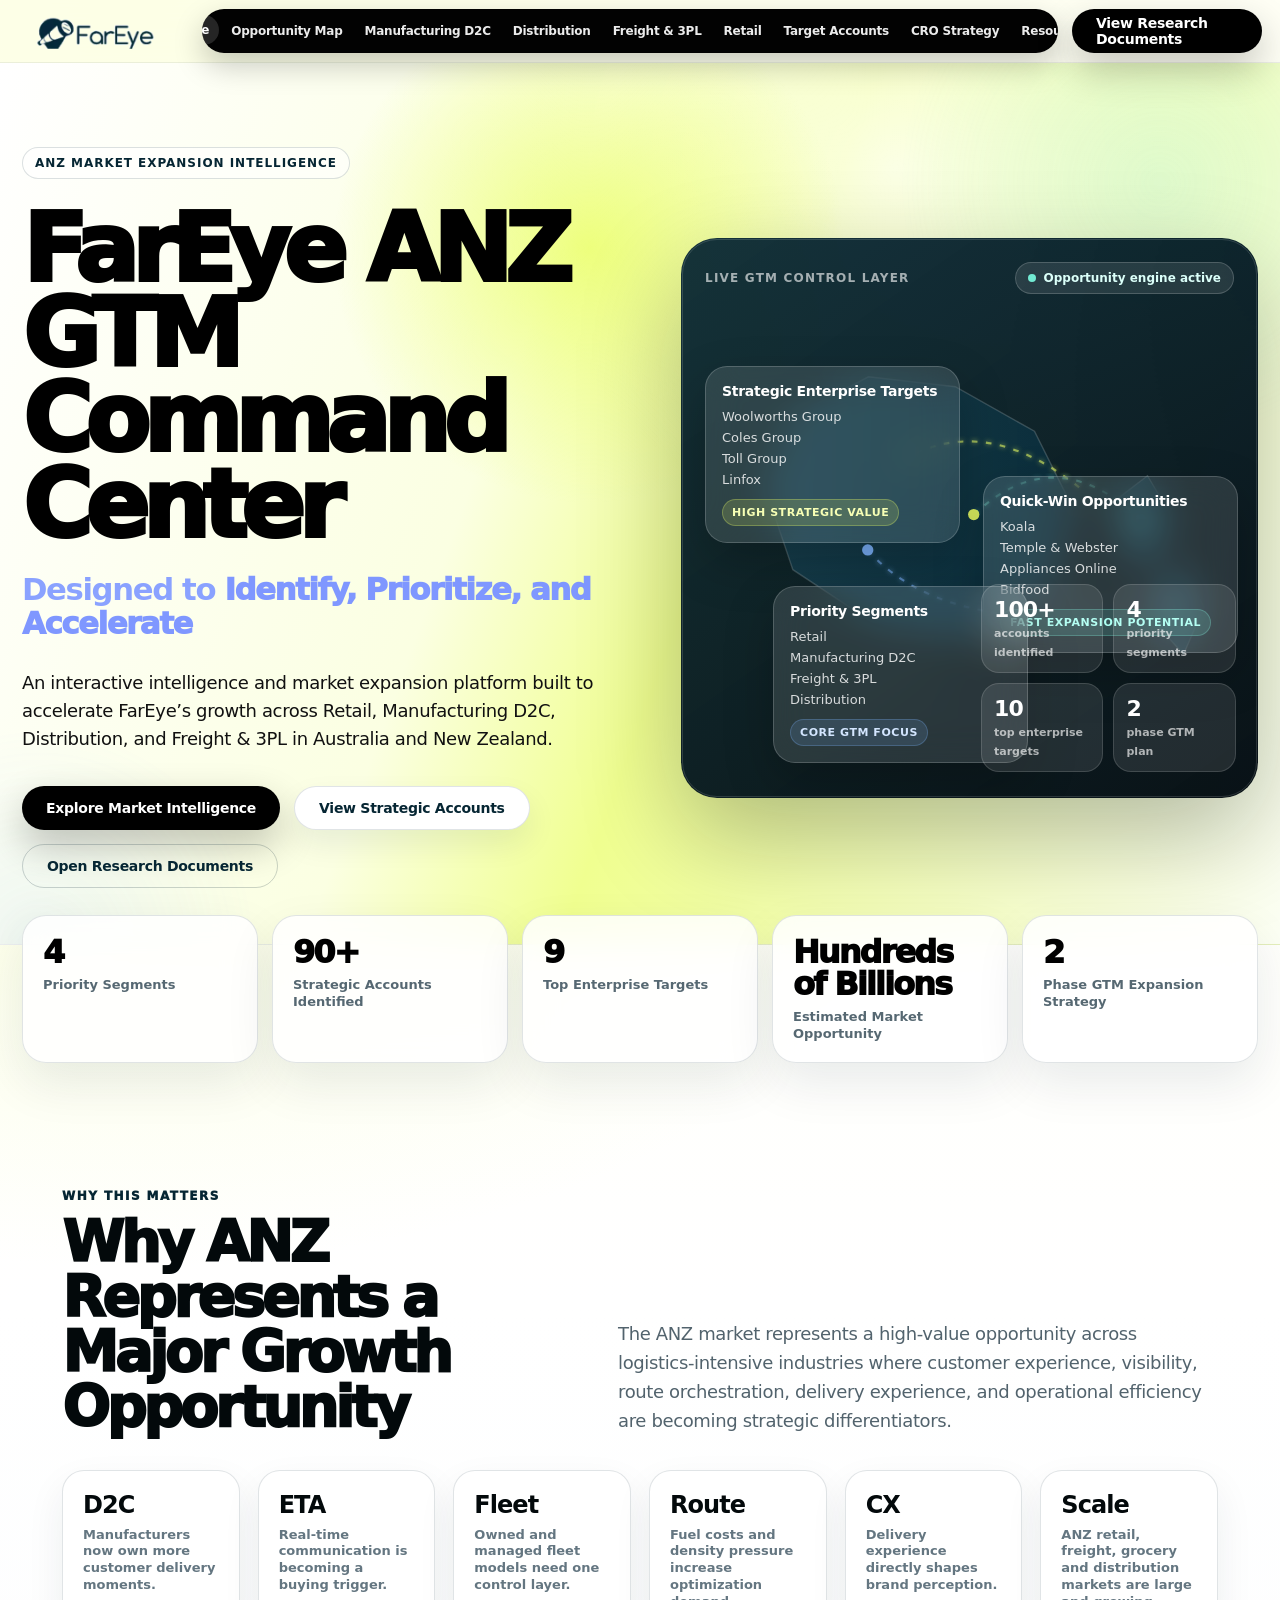
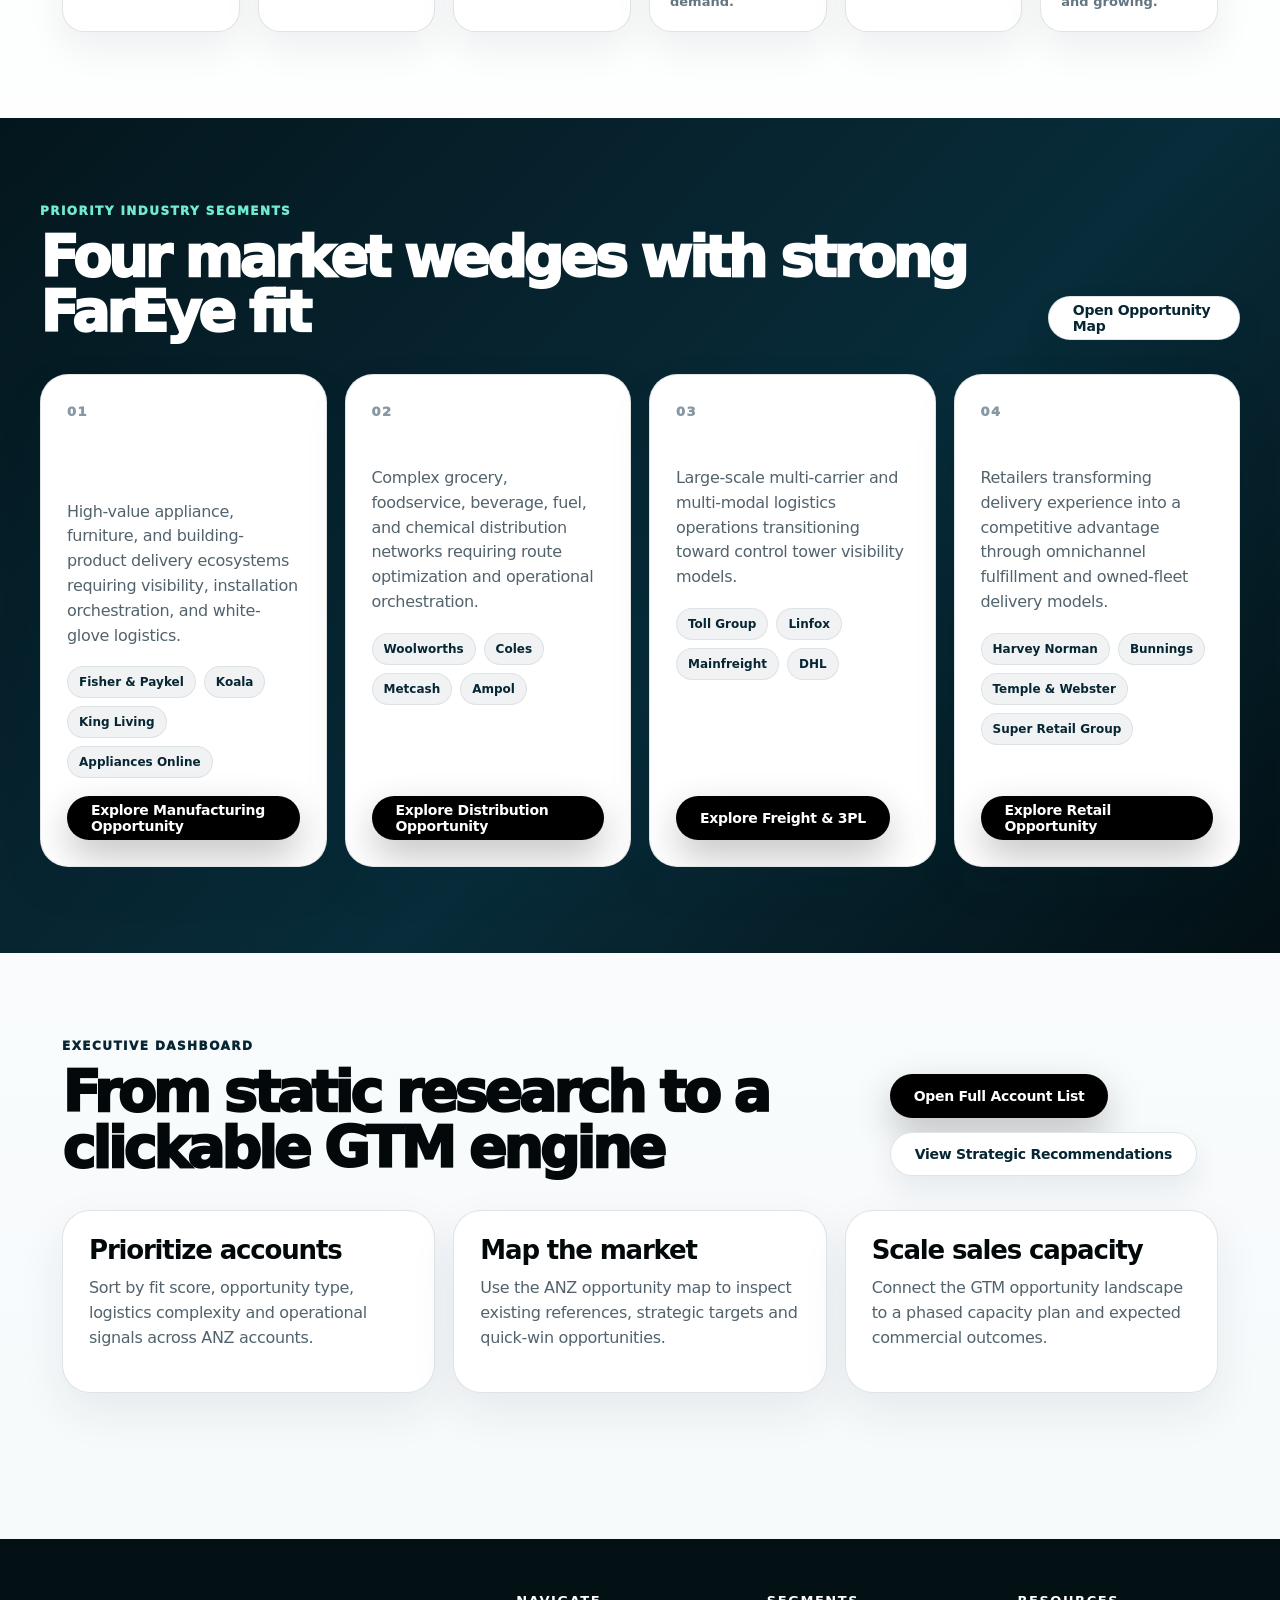
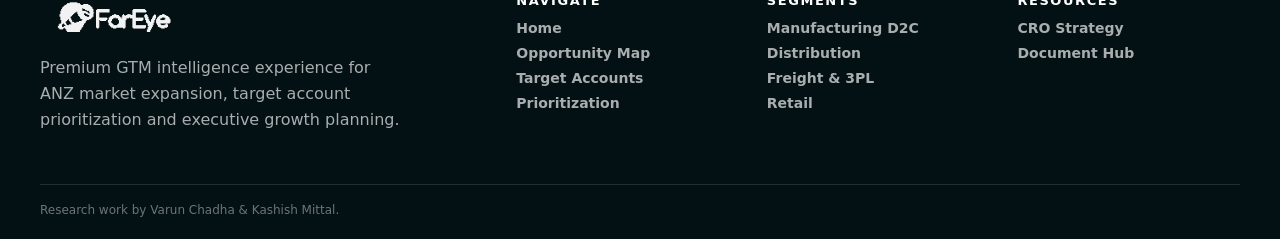
<file: fareye-anz-command-center/index.html>
<!doctype html>
<html lang="en">
<head>
<title>FarEye ANZ GTM Command Center</title>

<meta charset="utf-8">
<meta name="viewport" content="width=device-width, initial-scale=1">
<meta name="description" content="FarEye ANZ GTM Command Center - interactive market intelligence, target account database and sales expansion dashboard.">
<link rel="icon" href="assets/img/fareye-logo.png">
<link rel="stylesheet" href="assets/css/styles.css">
<script src="assets/js/data.js" defer></script>
<script src="assets/js/app.js" defer></script>
</head>
<body>

<header class="site-header">
  <div class="header-inner">
    <a href="index.html" class="logo-link" aria-label="FarEye ANZ home"><img src="assets/img/fareye-logo.png" alt="FarEye"></a>
    <nav class="nav-pill" aria-label="Primary navigation">
      <a href="index.html">Home</a>
<a href="opportunity-map.html">Opportunity Map</a>
<a href="manufacturing-d2c.html">Manufacturing D2C</a>
<a href="distribution.html">Distribution</a>
<a href="freight-3pl.html">Freight & 3PL</a>
<a href="retail.html">Retail</a>
<a href="target-accounts.html">Target Accounts</a>
<a href="cro-strategy.html">CRO Strategy</a>
<a href="resources.html">Resources</a>
    </nav>
    <div class="header-actions">
      <a class="header-cta" href="resources.html">View Research Documents</a>
      <button class="menu-toggle" aria-label="Open menu">Menu</button>
    </div>
  </div>
</header>

<main>

<section class="hero" id="home">
  <div class="hero-shell">
    <div>
      <span class="eyebrow">ANZ market expansion intelligence</span>
      <h1 class="hero-title">FarEye ANZ GTM Command Center</h1>
      <p class="hero-kicker">Designed to <strong>Identify, Prioritize, and Accelerate</strong></p>
      <p class="hero-copy">An interactive intelligence and market expansion platform built to accelerate FarEye’s growth across Retail, Manufacturing D2C, Distribution, and Freight &amp; 3PL in Australia and New Zealand.</p>
      <div class="hero-actions">
        <a class="btn primary" href="#segments">Explore Market Intelligence</a>
        <a class="btn secondary" href="target-accounts.html">View Strategic Accounts</a>
        <a class="btn ghost" href="resources.html">Open Research Documents</a>
      </div>
    </div>
    <div class="hero-visual" aria-label="ANZ opportunity visualization">
      <div class="visual-top"><span class="visual-label">Live GTM control layer</span><span class="live-chip"><i></i> Opportunity engine active</span></div>
      <div class="hero-map">
        <svg viewBox="0 0 760 520" fill="none" aria-hidden="true">
          <defs><linearGradient id="hmLand" x1="0" x2="1"><stop stop-color="#173f4d"/><stop offset="1" stop-color="#0c2f3d"/></linearGradient><filter id="hmGlow"><feGaussianBlur stdDeviation="4"/><feMerge><feMergeNode/><feMergeNode in="SourceGraphic"/></feMerge></filter></defs>
          <path d="M132 118 L237 63 L360 77 L472 140 L525 246 L489 369 L373 435 L242 410 L130 336 L91 221 Z" fill="url(#hmLand)" stroke="rgba(255,255,255,.19)" stroke-width="2"/>
          <path d="M590 235 L632 203 L664 257 L644 329 L604 318 Z" fill="url(#hmLand)" stroke="rgba(255,255,255,.19)" stroke-width="2"/>
          <path d="M643 360 L684 332 L712 389 L683 456 L648 417 Z" fill="url(#hmLand)" stroke="rgba(255,255,255,.19)" stroke-width="2"/>
          <path class="route-line" d="M386 258 C464 186 540 188 624 266" stroke="#72ead3" stroke-width="3" opacity=".76" filter="url(#hmGlow)"/>
          <path class="route-line" d="M236 308 C330 416 510 414 676 392" stroke="#7db4ff" stroke-width="3" opacity=".66" filter="url(#hmGlow)"/>
          <path class="route-line" d="M288 180 C376 128 463 162 536 220" stroke="#eaff65" stroke-width="3" opacity=".66" filter="url(#hmGlow)"/>
          <circle class="pulse-dot" cx="386" cy="258" r="8" fill="#eaff65"/><circle class="pulse-dot" cx="624" cy="266" r="8" fill="#72ead3"/><circle class="pulse-dot" cx="236" cy="308" r="8" fill="#7db4ff"/>
        </svg>
      </div>
      <div class="floating-card f-card-1"><h4>Strategic Enterprise Targets</h4><ul><li>Woolworths Group</li><li>Coles Group</li><li>Toll Group</li><li>Linfox</li></ul><span class="badge value">High Strategic Value</span></div>
      <div class="floating-card f-card-2"><h4>Quick-Win Opportunities</h4><ul><li>Koala</li><li>Temple &amp; Webster</li><li>Appliances Online</li><li>Bidfood</li></ul><span class="badge quick">Fast Expansion Potential</span></div>
      <div class="floating-card f-card-3"><h4>Priority Segments</h4><ul><li>Retail</li><li>Manufacturing D2C</li><li>Freight &amp; 3PL</li><li>Distribution</li></ul><span class="badge core">Core GTM Focus</span></div>
      <div class="visual-kpis"><div class="visual-kpi"><strong>100+</strong><span>accounts identified</span></div><div class="visual-kpi"><strong>4</strong><span>priority segments</span></div><div class="visual-kpi"><strong>10</strong><span>top enterprise targets</span></div><div class="visual-kpi"><strong>2</strong><span>phase GTM plan</span></div></div>
    </div>
  </div>
</section>
<section class="kpi-strip" aria-label="Hero KPI strip">
  <div class="kpi-card"><div class="kpi-value" data-count="4">0</div><div class="kpi-label">Priority Segments</div></div>
  <div class="kpi-card"><div class="kpi-value" data-count="100" data-suffix="+">0</div><div class="kpi-label">Strategic Accounts Identified</div></div>
  <div class="kpi-card"><div class="kpi-value" data-count="10">0</div><div class="kpi-label">Top Enterprise Targets</div></div>
  <div class="kpi-card"><div class="kpi-value">Hundreds of Billions</div><div class="kpi-label">Estimated Market Opportunity</div></div>
  <div class="kpi-card"><div class="kpi-value" data-count="2">0</div><div class="kpi-label">Phase GTM Expansion Strategy</div></div>
</section>
<section class="section" id="why">
  <div class="section-head">
    <div><p class="section-label">Why this matters</p><h2 class="section-title">Why ANZ Represents a Major Growth Opportunity</h2></div>
    <p class="section-copy">The ANZ market represents a high-value opportunity across logistics-intensive industries where customer experience, visibility, route orchestration, delivery experience, and operational efficiency are becoming strategic differentiators.</p>
  </div>
  <div class="grid insight-tiles">
    <div class="insight-tile"><strong>D2C</strong><span>Manufacturers now own more customer delivery moments.</span></div>
    <div class="insight-tile"><strong>ETA</strong><span>Real-time communication is becoming a buying trigger.</span></div>
    <div class="insight-tile"><strong>Fleet</strong><span>Owned and managed fleet models need one control layer.</span></div>
    <div class="insight-tile"><strong>Route</strong><span>Fuel costs and density pressure increase optimization demand.</span></div>
    <div class="insight-tile"><strong>CX</strong><span>Delivery experience directly shapes brand perception.</span></div>
    <div class="insight-tile"><strong>Scale</strong><span>ANZ retail, freight, grocery and distribution markets are large and growing.</span></div>
  </div>
</section>
<section class="section dark" id="segments">
  <div class="section-head">
    <div><p class="section-label">Priority industry segments</p><h2 class="section-title">Four market wedges with strong FarEye fit</h2></div>
    <a href="opportunity-map.html" class="btn secondary">Open Opportunity Map</a>
  </div>
  <div class="grid four">
    <article class="card segment-card"><div><span class="segment-number">01</span><h3>Manufacturing D2C</h3><p>High-value appliance, furniture, and building-product delivery ecosystems requiring visibility, installation orchestration, and white-glove logistics.</p><div class="segment-accounts"><span class="pill">Fisher &amp; Paykel</span><span class="pill">Koala</span><span class="pill">King Living</span><span class="pill">Appliances Online</span></div></div><a class="btn primary" href="manufacturing-d2c.html">Explore Manufacturing Opportunity</a></article>
    <article class="card segment-card"><div><span class="segment-number">02</span><h3>Distribution</h3><p>Complex grocery, foodservice, beverage, fuel, and chemical distribution networks requiring route optimization and operational orchestration.</p><div class="segment-accounts"><span class="pill">Woolworths</span><span class="pill">Coles</span><span class="pill">Metcash</span><span class="pill">Ampol</span></div></div><a class="btn primary" href="distribution.html">Explore Distribution Opportunity</a></article>
    <article class="card segment-card"><div><span class="segment-number">03</span><h3>Freight &amp; 3PL</h3><p>Large-scale multi-carrier and multi-modal logistics operations transitioning toward control tower visibility models.</p><div class="segment-accounts"><span class="pill">Toll Group</span><span class="pill">Linfox</span><span class="pill">Mainfreight</span><span class="pill">DHL</span></div></div><a class="btn primary" href="freight-3pl.html">Explore Freight &amp; 3PL</a></article>
    <article class="card segment-card"><div><span class="segment-number">04</span><h3>Retail</h3><p>Retailers transforming delivery experience into a competitive advantage through omnichannel fulfillment and owned-fleet delivery models.</p><div class="segment-accounts"><span class="pill">Harvey Norman</span><span class="pill">Bunnings</span><span class="pill">Temple &amp; Webster</span><span class="pill">Super Retail Group</span></div></div><a class="btn primary" href="retail.html">Explore Retail Opportunity</a></article>
  </div>
</section>
<section class="section">
  <div class="section-head">
    <div><p class="section-label">Executive dashboard</p><h2 class="section-title">From static research to a clickable GTM engine</h2></div>
    <div class="section-actions"><a class="btn primary" href="target-accounts.html">Open Full Account List</a><a class="btn secondary" href="cro-strategy.html">View Strategic Recommendations</a></div>
  </div>
  <div class="grid three">
    <article class="card"><h3>Prioritize accounts</h3><p>Sort by fit score, opportunity type, logistics complexity and operational signals across ANZ accounts.</p></article>
    <article class="card"><h3>Map the market</h3><p>Use the ANZ opportunity map to inspect existing references, strategic targets and quick-win opportunities.</p></article>
    <article class="card"><h3>Scale sales capacity</h3><p>Connect the GTM opportunity landscape to a phased capacity plan and expected commercial outcomes.</p></article>
  </div>
</section>

</main>

<footer class="site-footer">
  <div class="footer-inner">
    <div>
      <img src="assets/img/fareye-logo.png" class="footer-logo" alt="FarEye">
      <p style="color:rgba(255,255,255,.66);line-height:1.6;max-width:360px;margin-top:18px">Premium GTM intelligence experience for ANZ market expansion, target account prioritization and executive growth planning.</p>
    </div>
    <div class="footer-links">
      <div><h4>Navigate</h4><a href="index.html">Home</a><a href="opportunity-map.html">Opportunity Map</a><a href="target-accounts.html">Target Accounts</a><a href="prioritization.html">Prioritization</a></div>
      <div><h4>Segments</h4><a href="manufacturing-d2c.html">Manufacturing D2C</a><a href="distribution.html">Distribution</a><a href="freight-3pl.html">Freight & 3PL</a><a href="retail.html">Retail</a></div>
      <div><h4>Resources</h4><a href="cro-strategy.html">CRO Strategy</a><a href="resources.html">Document Hub</a></div>
    </div>
  </div>
  <div class="footer-note">Research work by Varun Chadha &amp; Kashish Mittal.</div>
</footer>
<div class="mobile-only" style="height:1px"></div>

</body>
</html>
</file>
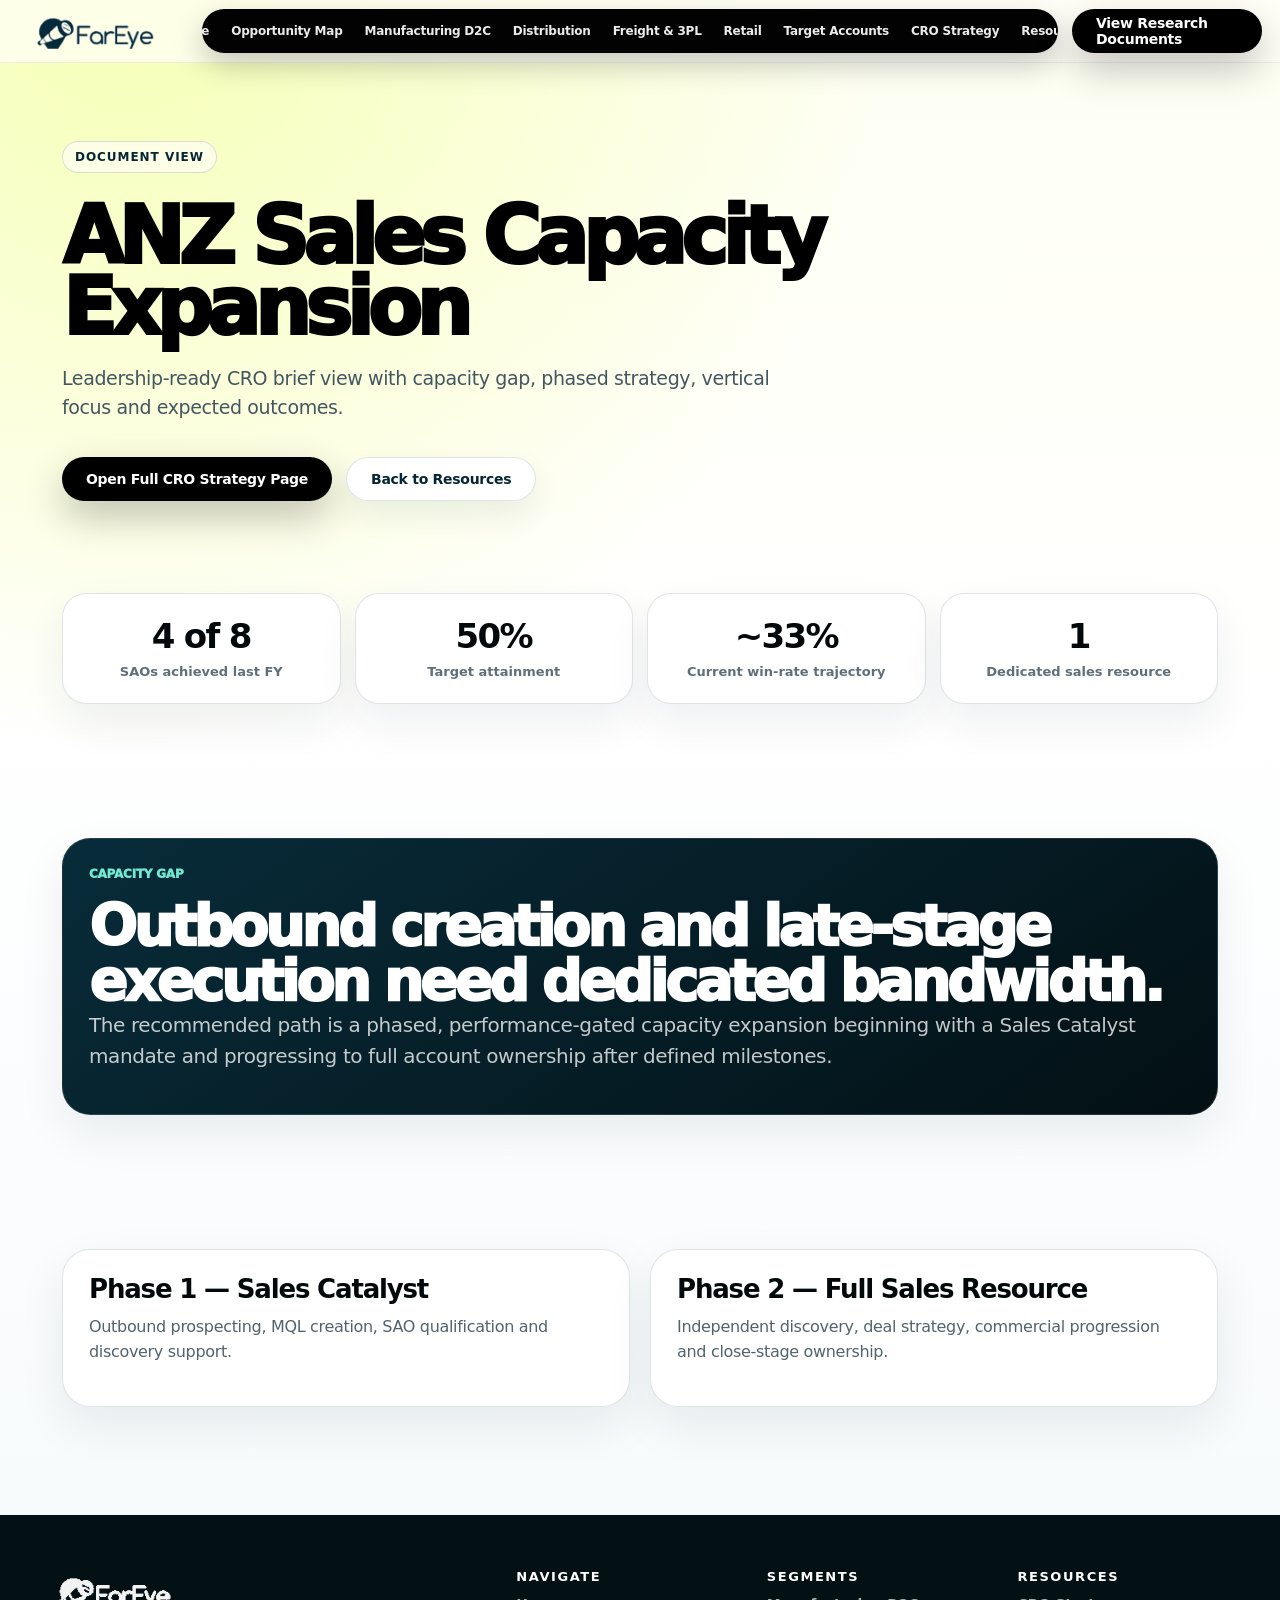
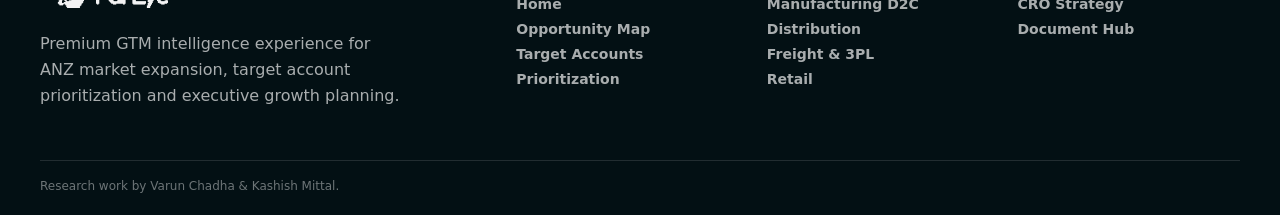
<file: fareye-anz-command-center/cro-brief.html>
<!doctype html>
<html lang="en">
<head>
<title>ANZ Sales Capacity Expansion Brief | FarEye ANZ</title>

<meta charset="utf-8">
<meta name="viewport" content="width=device-width, initial-scale=1">
<meta name="description" content="FarEye ANZ GTM Command Center - interactive market intelligence, target account database and sales expansion dashboard.">
<link rel="icon" href="assets/img/fareye-logo.png">
<link rel="stylesheet" href="assets/css/styles.css">
<script src="assets/js/data.js" defer></script>
<script src="assets/js/app.js" defer></script>
</head>
<body>

<header class="site-header">
  <div class="header-inner">
    <a href="index.html" class="logo-link" aria-label="FarEye ANZ home"><img src="assets/img/fareye-logo.png" alt="FarEye"></a>
    <nav class="nav-pill" aria-label="Primary navigation">
      <a href="index.html">Home</a>
<a href="opportunity-map.html">Opportunity Map</a>
<a href="manufacturing-d2c.html">Manufacturing D2C</a>
<a href="distribution.html">Distribution</a>
<a href="freight-3pl.html">Freight & 3PL</a>
<a href="retail.html">Retail</a>
<a href="target-accounts.html">Target Accounts</a>
<a href="cro-strategy.html">CRO Strategy</a>
<a href="resources.html">Resources</a>
    </nav>
    <div class="header-actions">
      <a class="header-cta" href="resources.html">View Research Documents</a>
      <button class="menu-toggle" aria-label="Open menu">Menu</button>
    </div>
  </div>
</header>

<main>

<section class="page-hero"><span class="eyebrow">Document view</span><h1 class="page-title">ANZ Sales Capacity Expansion</h1><p class="page-copy">Leadership-ready CRO brief view with capacity gap, phased strategy, vertical focus and expected outcomes.</p><div class="hero-actions"><a class="btn primary" href="cro-strategy.html">Open Full CRO Strategy Page</a><a class="btn secondary" href="resources.html">Back to Resources</a></div></section>
<section class="section tight"><div class="outcome-grid"><div class="outcome-card"><strong>4 of 8</strong><span>SAOs achieved last FY</span></div><div class="outcome-card"><strong>50%</strong><span>Target attainment</span></div><div class="outcome-card"><strong>~33%</strong><span>Current win-rate trajectory</span></div><div class="outcome-card"><strong>1</strong><span>Dedicated sales resource</span></div></div></section>
<section class="section"><div class="card dark-card"><p class="section-label" style="color:#72ead3">Capacity gap</p><h2 class="section-title" style="color:#fff">Outbound creation and late-stage execution need dedicated bandwidth.</h2><p style="color:rgba(255,255,255,.76);font-size:20px">The recommended path is a phased, performance-gated capacity expansion beginning with a Sales Catalyst mandate and progressing to full account ownership after defined milestones.</p></div></section>
<section class="section tight"><div class="phase-grid"><article class="card"><h3>Phase 1 — Sales Catalyst</h3><p>Outbound prospecting, MQL creation, SAO qualification and discovery support.</p></article><article class="card"><h3>Phase 2 — Full Sales Resource</h3><p>Independent discovery, deal strategy, commercial progression and close-stage ownership.</p></article></div></section>

</main>

<footer class="site-footer">
  <div class="footer-inner">
    <div>
      <img src="assets/img/fareye-logo.png" class="footer-logo" alt="FarEye">
      <p style="color:rgba(255,255,255,.66);line-height:1.6;max-width:360px;margin-top:18px">Premium GTM intelligence experience for ANZ market expansion, target account prioritization and executive growth planning.</p>
    </div>
    <div class="footer-links">
      <div><h4>Navigate</h4><a href="index.html">Home</a><a href="opportunity-map.html">Opportunity Map</a><a href="target-accounts.html">Target Accounts</a><a href="prioritization.html">Prioritization</a></div>
      <div><h4>Segments</h4><a href="manufacturing-d2c.html">Manufacturing D2C</a><a href="distribution.html">Distribution</a><a href="freight-3pl.html">Freight & 3PL</a><a href="retail.html">Retail</a></div>
      <div><h4>Resources</h4><a href="cro-strategy.html">CRO Strategy</a><a href="resources.html">Document Hub</a></div>
    </div>
  </div>
  <div class="footer-note">Research work by Varun Chadha &amp; Kashish Mittal.</div>
</footer>
<div class="mobile-only" style="height:1px"></div>

</body>
</html>
</file>
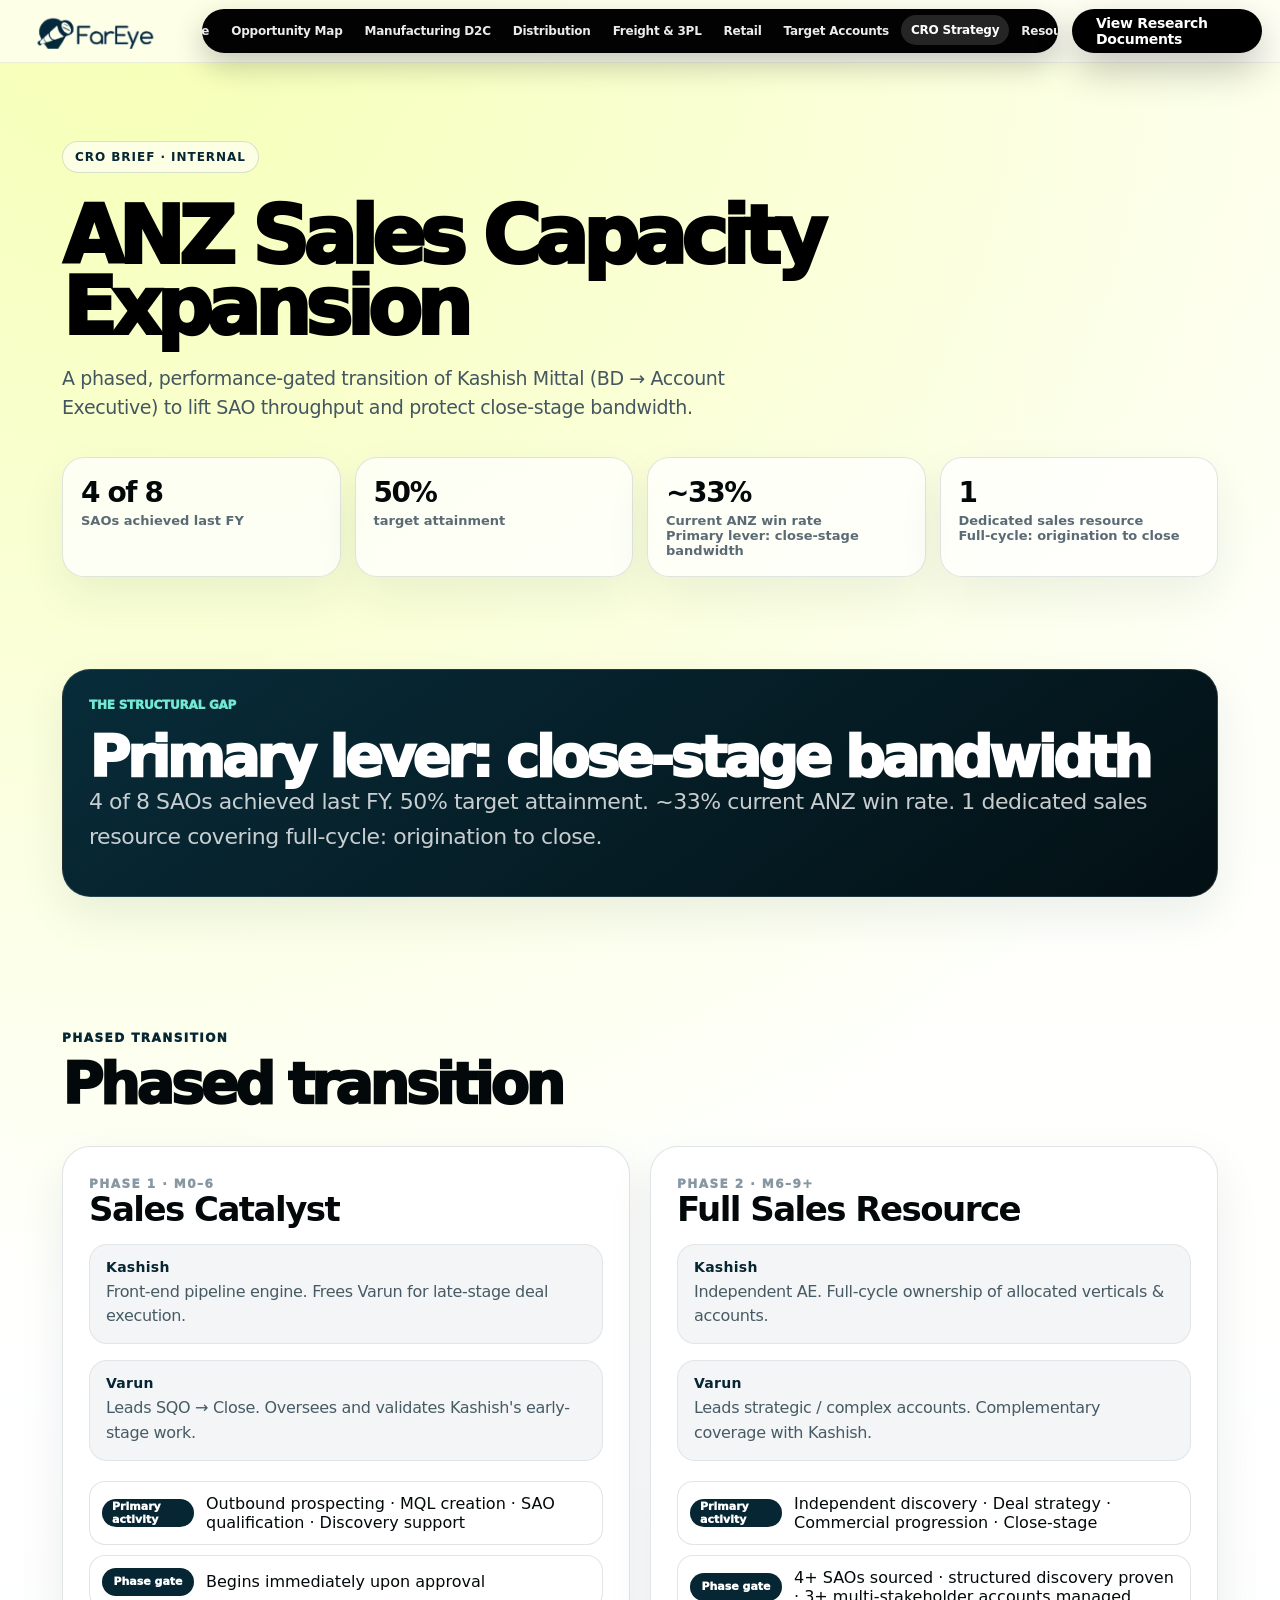
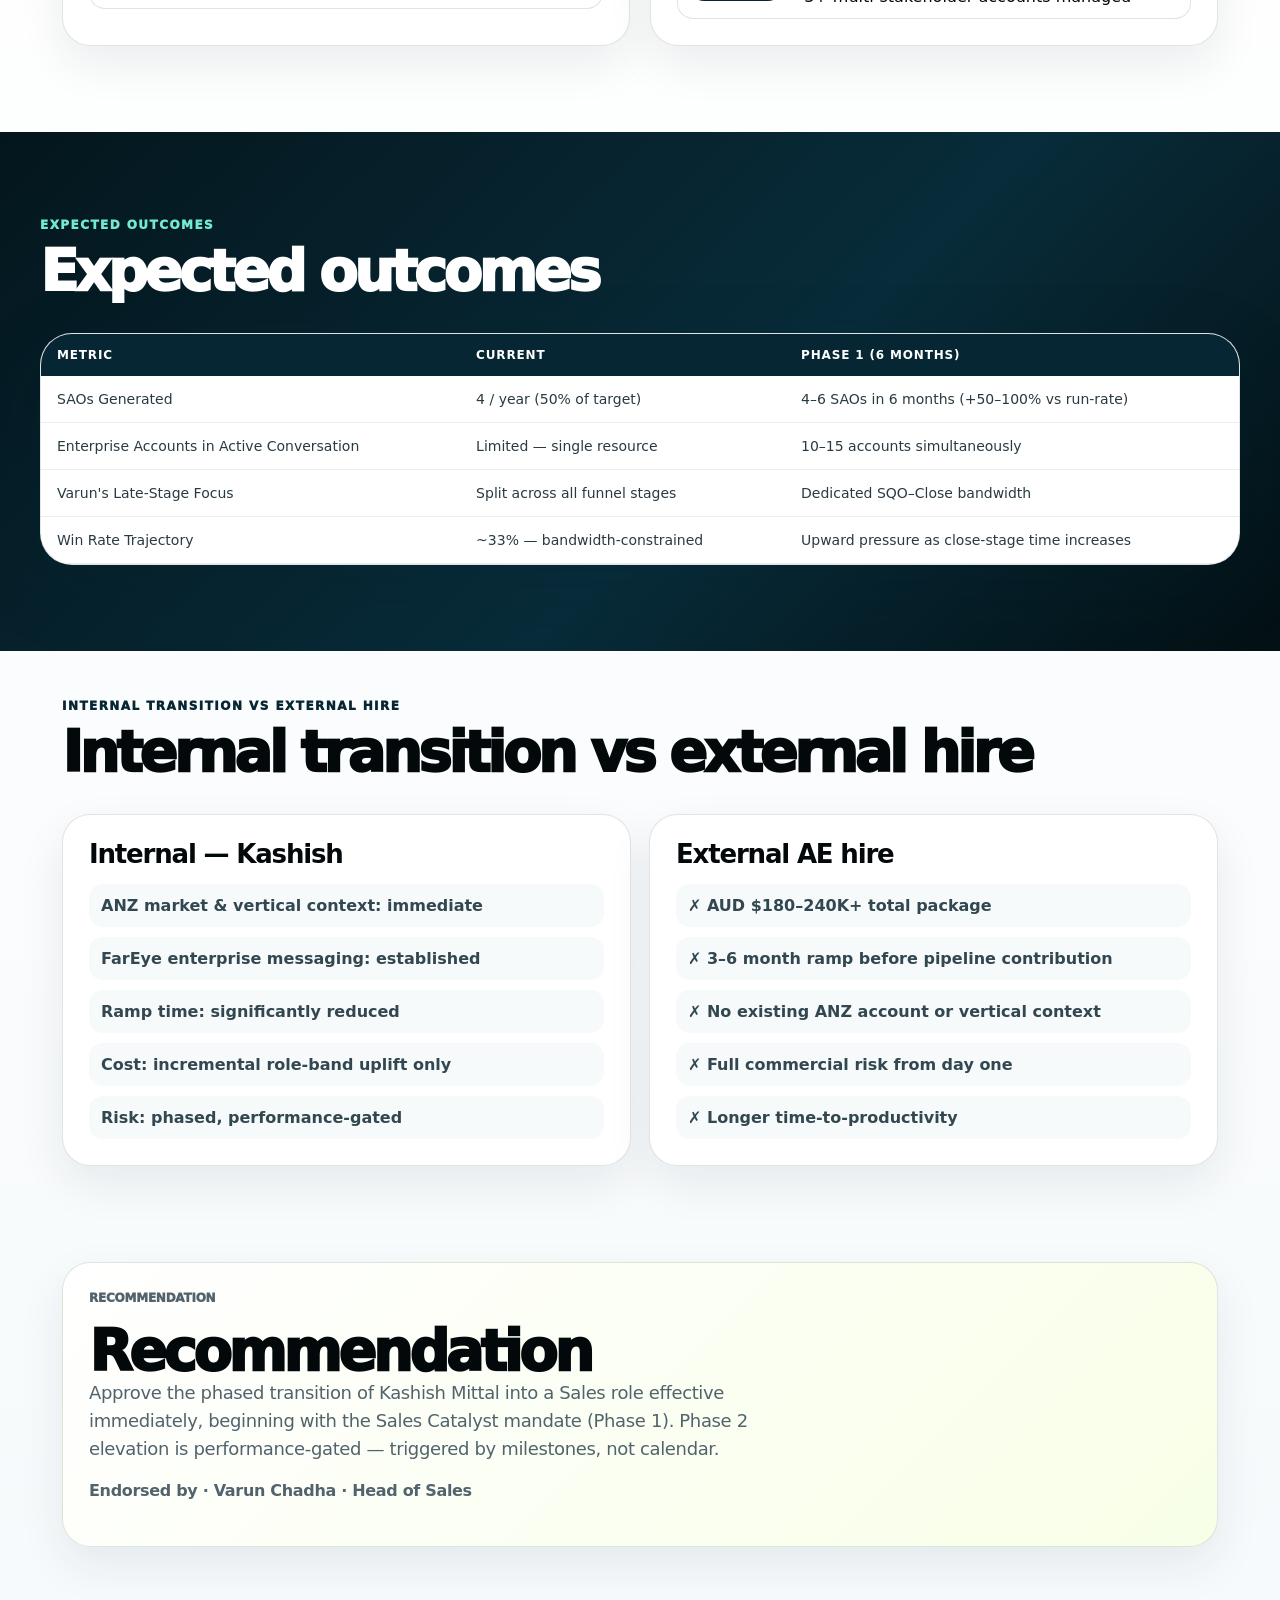
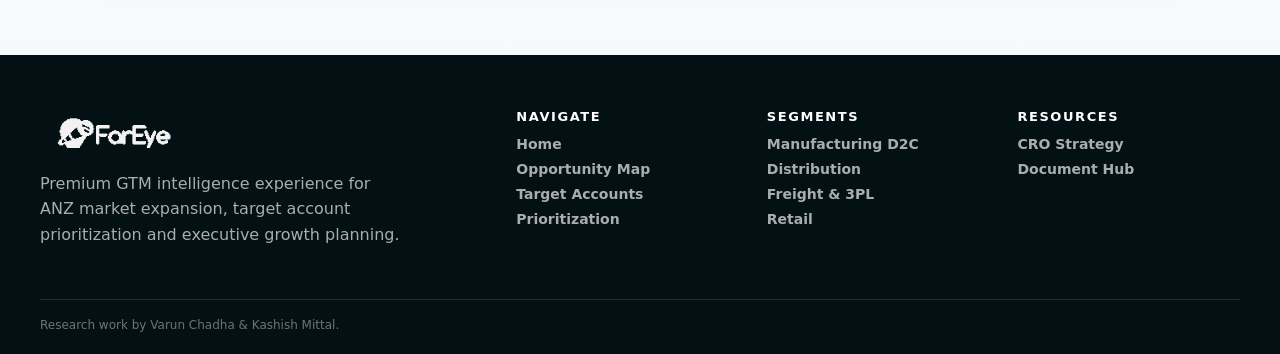
<file: fareye-anz-command-center/cro-strategy.html>
<!doctype html>
<html lang="en">
<head>
<title>CRO Strategy | FarEye ANZ</title>

<meta charset="utf-8">
<meta name="viewport" content="width=device-width, initial-scale=1">
<meta name="description" content="FarEye ANZ GTM Command Center - interactive market intelligence, target account database and sales expansion dashboard.">
<link rel="icon" href="assets/img/fareye-logo.png">
<link rel="stylesheet" href="assets/css/styles.css">
<script src="assets/js/data.js" defer></script>
<script src="assets/js/app.js" defer></script>
</head>
<body>

<header class="site-header">
  <div class="header-inner">
    <a href="index.html" class="logo-link" aria-label="FarEye ANZ home"><img src="assets/img/fareye-logo.png" alt="FarEye"></a>
    <nav class="nav-pill" aria-label="Primary navigation">
      <a href="index.html">Home</a>
<a href="opportunity-map.html">Opportunity Map</a>
<a href="manufacturing-d2c.html">Manufacturing D2C</a>
<a href="distribution.html">Distribution</a>
<a href="freight-3pl.html">Freight & 3PL</a>
<a href="retail.html">Retail</a>
<a href="target-accounts.html">Target Accounts</a>
<a href="cro-strategy.html">CRO Strategy</a>
<a href="resources.html">Resources</a>
    </nav>
    <div class="header-actions">
      <a class="header-cta" href="resources.html">View Research Documents</a>
      <button class="menu-toggle" aria-label="Open menu">Menu</button>
    </div>
  </div>
</header>

<main>

<section class="page-hero">
  <span class="eyebrow">CRO Brief · Internal</span>
  <h1 class="page-title">ANZ Sales Capacity Expansion</h1>
  <p class="page-copy">A phased, performance-gated transition of Kashish Mittal (BD → Account Executive) to lift SAO throughput and protect close-stage bandwidth.</p>
  <div class="hero-mini-grid"><div class="mini-stat"><strong>4 of 8</strong><span>SAOs achieved last FY</span></div><div class="mini-stat"><strong>50%</strong><span>target attainment</span></div><div class="mini-stat"><strong>~33%</strong><span>Current ANZ win rate<br>Primary lever: close-stage bandwidth</span></div><div class="mini-stat"><strong>1</strong><span>Dedicated sales resource<br>Full-cycle: origination to close</span></div></div>
</section>

<section class="section tight"><div class="card dark-card"><p class="section-label" style="color:#72ead3">The structural gap</p><h2 class="section-title" style="color:#fff">Primary lever: close-stage bandwidth</h2><p style="font-size:22px;color:rgba(255,255,255,.78)">4 of 8 SAOs achieved last FY. 50% target attainment. ~33% current ANZ win rate. 1 dedicated sales resource covering full-cycle: origination to close.</p></div></section>

<section class="section"><div class="section-head"><div><p class="section-label">Phased transition</p><h2 class="section-title">Phased transition</h2></div></div><div class="phase-grid"><article class="card phase-card"><span class="phase-label">Phase 1 · M0–6</span><h3>Sales Catalyst</h3><div class="person-block"><strong>Kashish</strong><p>Front-end pipeline engine. Frees Varun for late-stage deal execution.</p></div><div class="person-block"><strong>Varun</strong><p>Leads SQO → Close. Oversees and validates Kashish's early-stage work.</p></div><div class="phase-steps"><div class="phase-step"><span class="step-num">Primary activity</span>Outbound prospecting · MQL creation · SAO qualification · Discovery support</div><div class="phase-step"><span class="step-num">Phase gate</span>Begins immediately upon approval</div></div></article><article class="card phase-card"><span class="phase-label">Phase 2 · M6–9+</span><h3>Full Sales Resource</h3><div class="person-block"><strong>Kashish</strong><p>Independent AE. Full-cycle ownership of allocated verticals &amp; accounts.</p></div><div class="person-block"><strong>Varun</strong><p>Leads strategic / complex accounts. Complementary coverage with Kashish.</p></div><div class="phase-steps"><div class="phase-step"><span class="step-num">Primary activity</span>Independent discovery · Deal strategy · Commercial progression · Close-stage</div><div class="phase-step"><span class="step-num">Phase gate</span>4+ SAOs sourced · structured discovery proven · 3+ multi-stakeholder accounts managed</div></div></article></div></section>

<section class="section dark"><div class="section-head"><div><p class="section-label">Expected outcomes</p><h2 class="section-title">Expected outcomes</h2></div></div><div class="database-card"><div class="table-wrap"><table class="account-table"><thead><tr><th>Metric</th><th>Current</th><th>Phase 1 (6 months)</th></tr></thead><tbody><tr><td>SAOs Generated</td><td>4 / year (50% of target)</td><td>4–6 SAOs in 6 months (+50–100% vs run-rate)</td></tr><tr><td>Enterprise Accounts in Active Conversation</td><td>Limited — single resource</td><td>10–15 accounts simultaneously</td></tr><tr><td>Varun's Late-Stage Focus</td><td>Split across all funnel stages</td><td>Dedicated SQO–Close bandwidth</td></tr><tr><td>Win Rate Trajectory</td><td>~33% — bandwidth-constrained</td><td>Upward pressure as close-stage time increases</td></tr></tbody></table></div></div></section>

<section class="section tight"><div class="section-head"><div><p class="section-label">Internal transition vs external hire</p><h2 class="section-title">Internal transition vs external hire</h2></div></div><div class="compare-grid"><article class="card"><h3>Internal — Kashish</h3><div class="compare-list"><div class="compare-item">ANZ market &amp; vertical context: immediate</div><div class="compare-item">FarEye enterprise messaging: established</div><div class="compare-item">Ramp time: significantly reduced</div><div class="compare-item">Cost: incremental role-band uplift only</div><div class="compare-item">Risk: phased, performance-gated</div></div></article><article class="card"><h3>External AE hire</h3><div class="compare-list"><div class="compare-item negative no-icon">✗ AUD $180–240K+ total package</div><div class="compare-item negative no-icon">✗ 3–6 month ramp before pipeline contribution</div><div class="compare-item negative no-icon">✗ No existing ANZ account or vertical context</div><div class="compare-item negative no-icon">✗ Full commercial risk from day one</div><div class="compare-item negative no-icon">✗ Longer time-to-productivity</div></div></article></div></section>

<section class="section tight"><div class="card recommendation-card"><p class="section-label">Recommendation</p><h2 class="section-title">Recommendation</h2><p class="section-copy">Approve the phased transition of Kashish Mittal into a Sales role effective immediately, beginning with the Sales Catalyst mandate (Phase 1). Phase 2 elevation is performance-gated — triggered by milestones, not calendar.</p><p class="endorsement">Endorsed by · Varun Chadha · Head of Sales</p></div></section>

</main>

<footer class="site-footer">
  <div class="footer-inner">
    <div>
      <img src="assets/img/fareye-logo.png" class="footer-logo" alt="FarEye">
      <p style="color:rgba(255,255,255,.66);line-height:1.6;max-width:360px;margin-top:18px">Premium GTM intelligence experience for ANZ market expansion, target account prioritization and executive growth planning.</p>
    </div>
    <div class="footer-links">
      <div><h4>Navigate</h4><a href="index.html">Home</a><a href="opportunity-map.html">Opportunity Map</a><a href="target-accounts.html">Target Accounts</a><a href="prioritization.html">Prioritization</a></div>
      <div><h4>Segments</h4><a href="manufacturing-d2c.html">Manufacturing D2C</a><a href="distribution.html">Distribution</a><a href="freight-3pl.html">Freight & 3PL</a><a href="retail.html">Retail</a></div>
      <div><h4>Resources</h4><a href="cro-strategy.html">CRO Strategy</a><a href="resources.html">Document Hub</a></div>
    </div>
  </div>
  <div class="footer-note">Research work by Varun Chadha &amp; Kashish Mittal.</div>
</footer>
<div class="mobile-only" style="height:1px"></div>

</body>
</html>
</file>
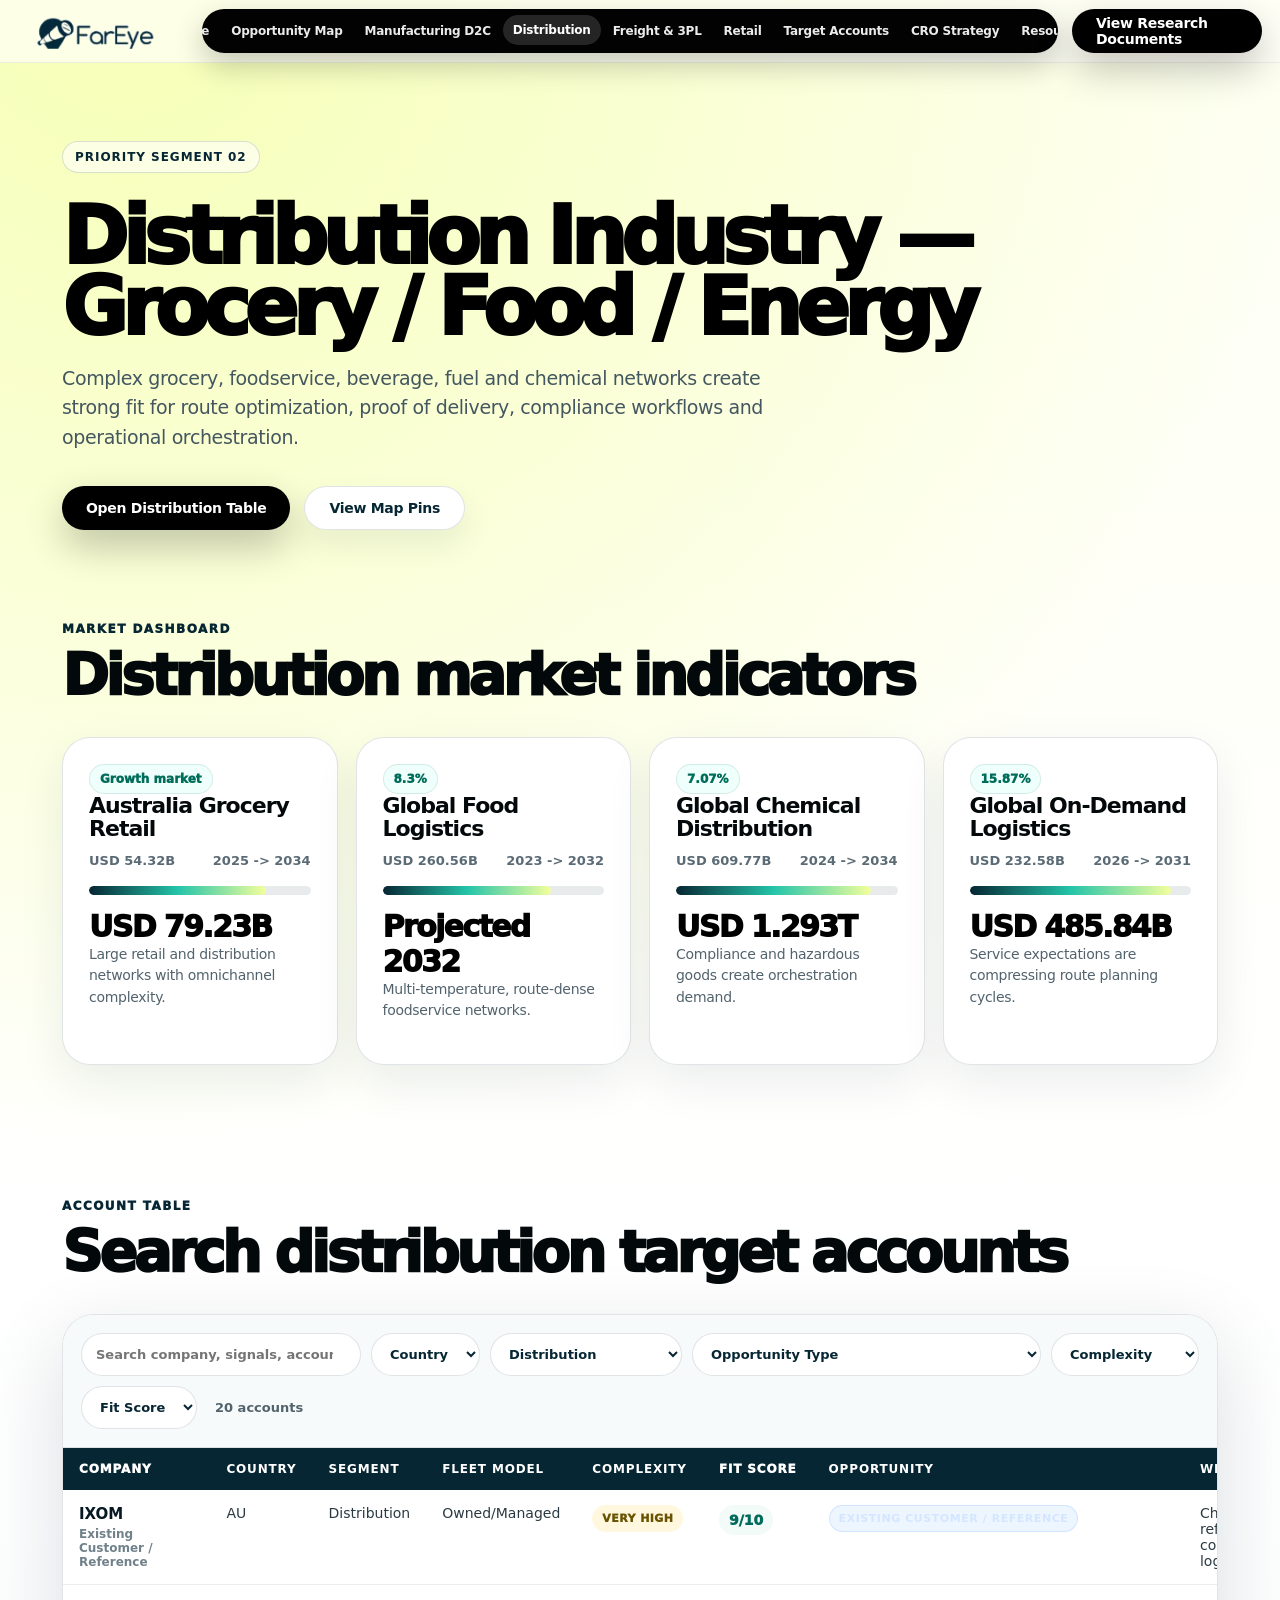
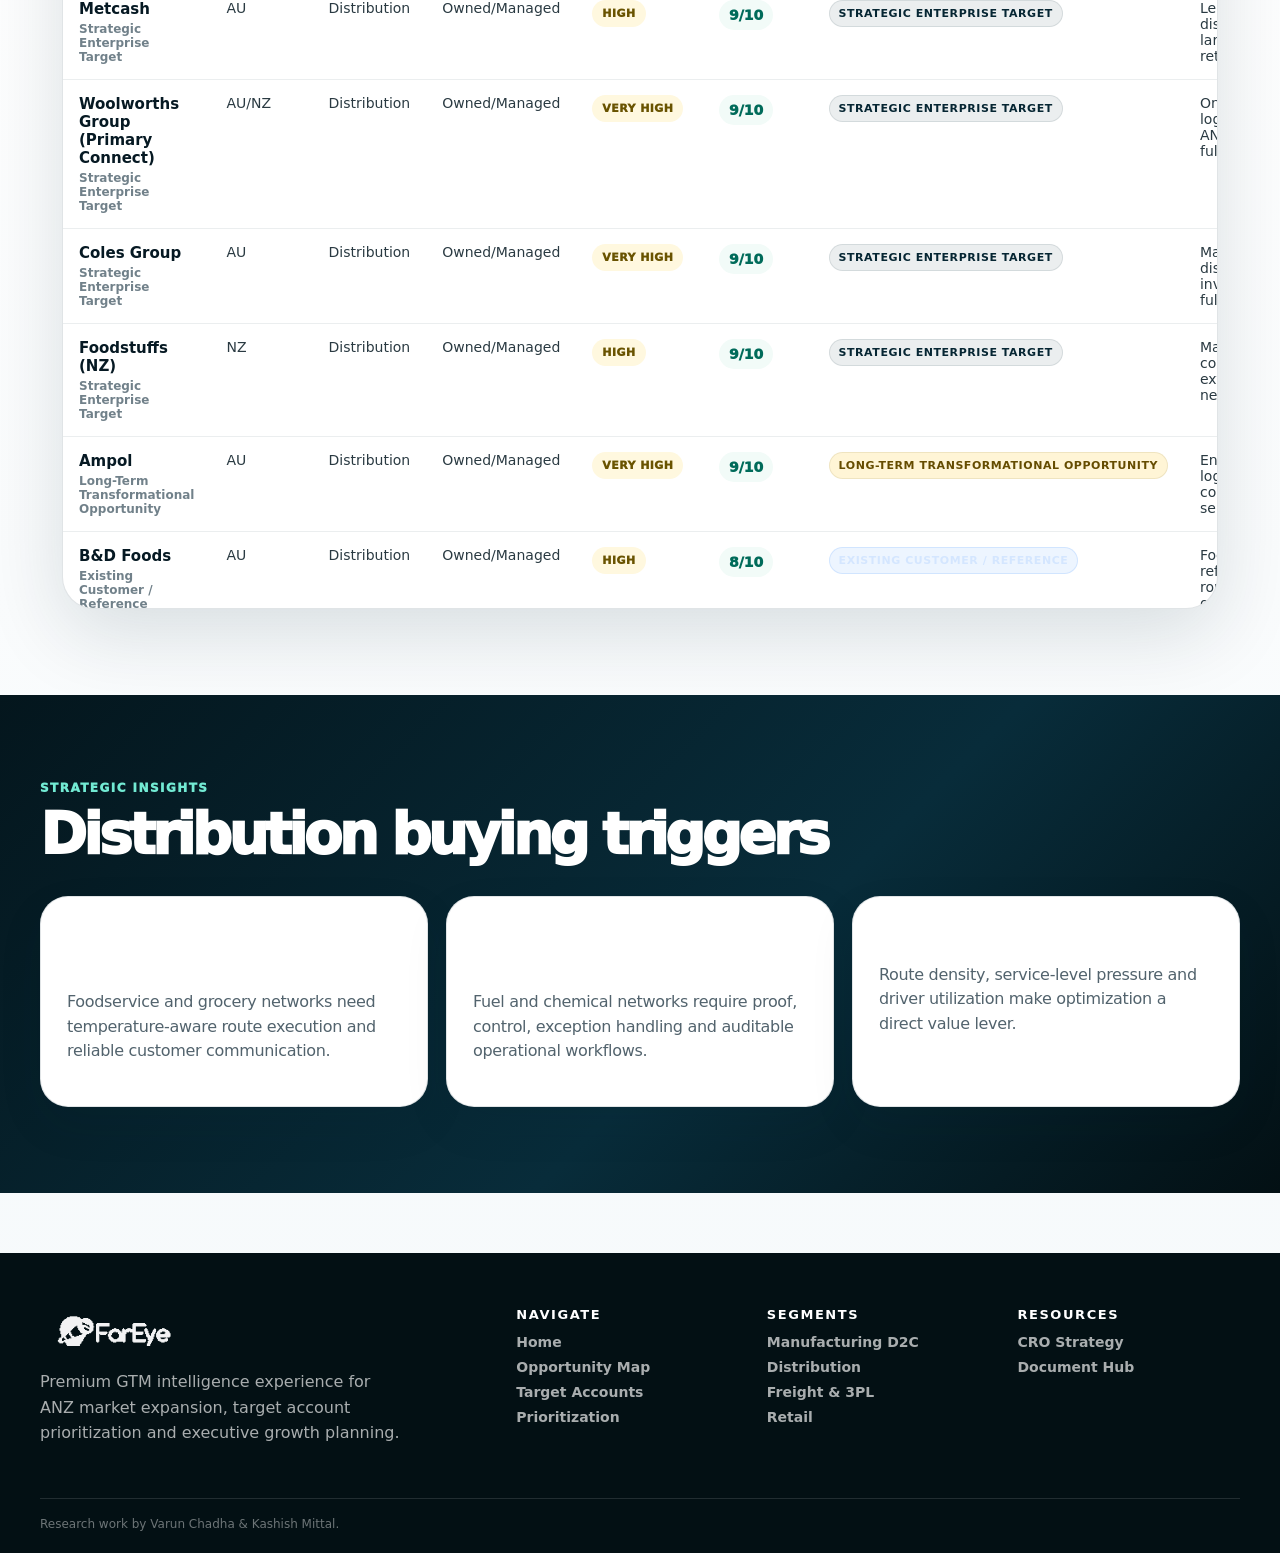
<file: fareye-anz-command-center/distribution.html>
<!doctype html>
<html lang="en">
<head>
<title>Distribution | FarEye ANZ</title>

<meta charset="utf-8">
<meta name="viewport" content="width=device-width, initial-scale=1">
<meta name="description" content="FarEye ANZ GTM Command Center - interactive market intelligence, target account database and sales expansion dashboard.">
<link rel="icon" href="assets/img/fareye-logo.png">
<link rel="stylesheet" href="assets/css/styles.css">
<script src="assets/js/data.js" defer></script>
<script src="assets/js/app.js" defer></script>
</head>
<body>

<header class="site-header">
  <div class="header-inner">
    <a href="index.html" class="logo-link" aria-label="FarEye ANZ home"><img src="assets/img/fareye-logo.png" alt="FarEye"></a>
    <nav class="nav-pill" aria-label="Primary navigation">
      <a href="index.html">Home</a>
<a href="opportunity-map.html">Opportunity Map</a>
<a href="manufacturing-d2c.html">Manufacturing D2C</a>
<a href="distribution.html">Distribution</a>
<a href="freight-3pl.html">Freight & 3PL</a>
<a href="retail.html">Retail</a>
<a href="target-accounts.html">Target Accounts</a>
<a href="cro-strategy.html">CRO Strategy</a>
<a href="resources.html">Resources</a>
    </nav>
    <div class="header-actions">
      <a class="header-cta" href="resources.html">View Research Documents</a>
      <button class="menu-toggle" aria-label="Open menu">Menu</button>
    </div>
  </div>
</header>

<main>

<section class="page-hero">
  <span class="eyebrow">Priority segment 02</span>
  <h1 class="page-title">Distribution Industry — Grocery / Food / Energy</h1>
  <p class="page-copy">Complex grocery, foodservice, beverage, fuel and chemical networks create strong fit for route optimization, proof of delivery, compliance workflows and operational orchestration.</p>
  <div class="hero-actions"><a class="btn primary" href="#distribution-table">Open Distribution Table</a><a class="btn secondary" href="opportunity-map.html">View Map Pins</a></div>
</section>
<section class="section tight"><div class="section-head"><div><p class="section-label">Market dashboard</p><h2 class="section-title">Distribution market indicators</h2></div></div><div class="grid four" data-market-group="distribution"></div></section>
<section class="section" id="distribution-table"><div class="section-head"><div><p class="section-label">Account table</p><h2 class="section-title">Search distribution target accounts</h2></div></div><div id="account-database"></div></section>
<section class="section dark"><div class="section-head"><div><p class="section-label">Strategic insights</p><h2 class="section-title">Distribution buying triggers</h2></div></div><div class="grid three"><article class="card"><h3>Multi-temperature logistics</h3><p>Foodservice and grocery networks need temperature-aware route execution and reliable customer communication.</p></article><article class="card"><h3>Hazardous goods &amp; compliance</h3><p>Fuel and chemical networks require proof, control, exception handling and auditable operational workflows.</p></article><article class="card"><h3>Operational efficiency</h3><p>Route density, service-level pressure and driver utilization make optimization a direct value lever.</p></article></div></section>
<script>window.addEventListener('DOMContentLoaded',()=>{const s=document.getElementById('db-segment'); if(s){s.value='Distribution'; s.dispatchEvent(new Event('input'));}});</script>

</main>

<footer class="site-footer">
  <div class="footer-inner">
    <div>
      <img src="assets/img/fareye-logo.png" class="footer-logo" alt="FarEye">
      <p style="color:rgba(255,255,255,.66);line-height:1.6;max-width:360px;margin-top:18px">Premium GTM intelligence experience for ANZ market expansion, target account prioritization and executive growth planning.</p>
    </div>
    <div class="footer-links">
      <div><h4>Navigate</h4><a href="index.html">Home</a><a href="opportunity-map.html">Opportunity Map</a><a href="target-accounts.html">Target Accounts</a><a href="prioritization.html">Prioritization</a></div>
      <div><h4>Segments</h4><a href="manufacturing-d2c.html">Manufacturing D2C</a><a href="distribution.html">Distribution</a><a href="freight-3pl.html">Freight & 3PL</a><a href="retail.html">Retail</a></div>
      <div><h4>Resources</h4><a href="cro-strategy.html">CRO Strategy</a><a href="resources.html">Document Hub</a></div>
    </div>
  </div>
  <div class="footer-note">Research work by Varun Chadha &amp; Kashish Mittal.</div>
</footer>
<div class="mobile-only" style="height:1px"></div>

</body>
</html>
</file>
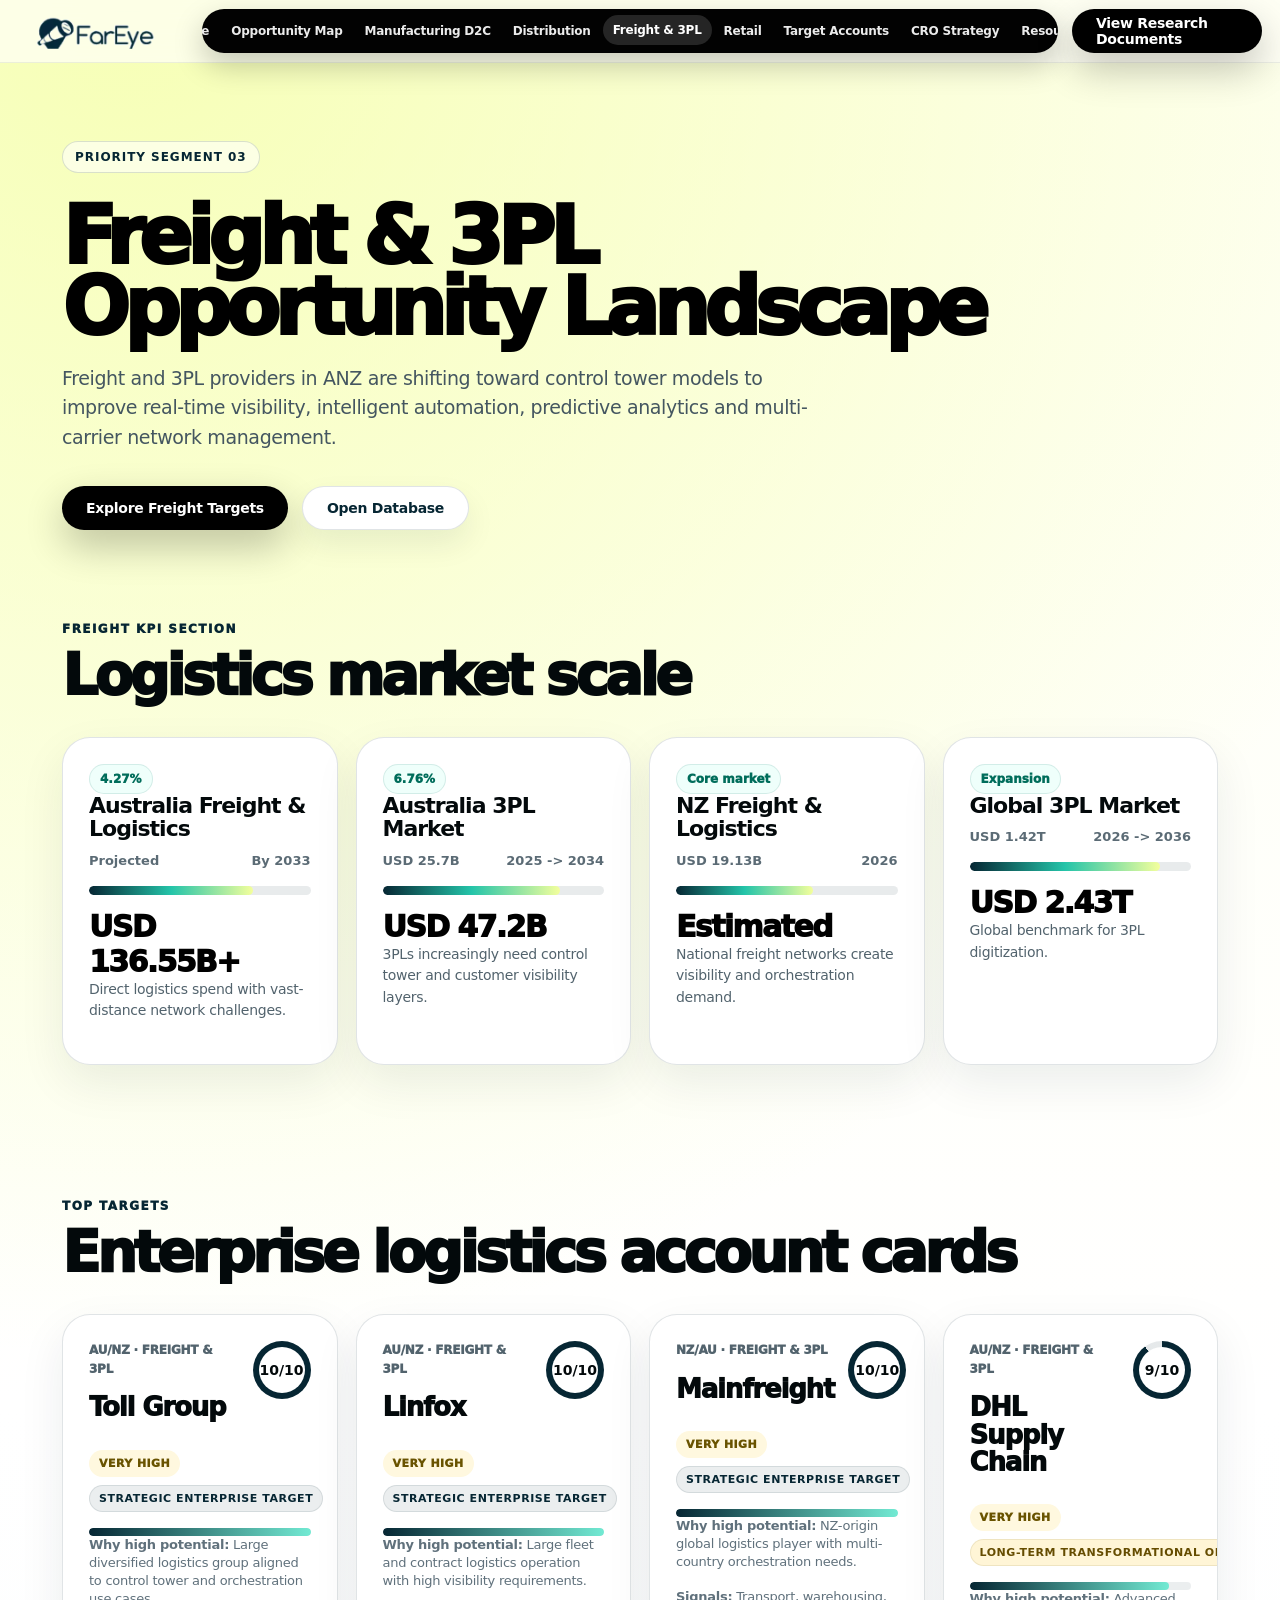
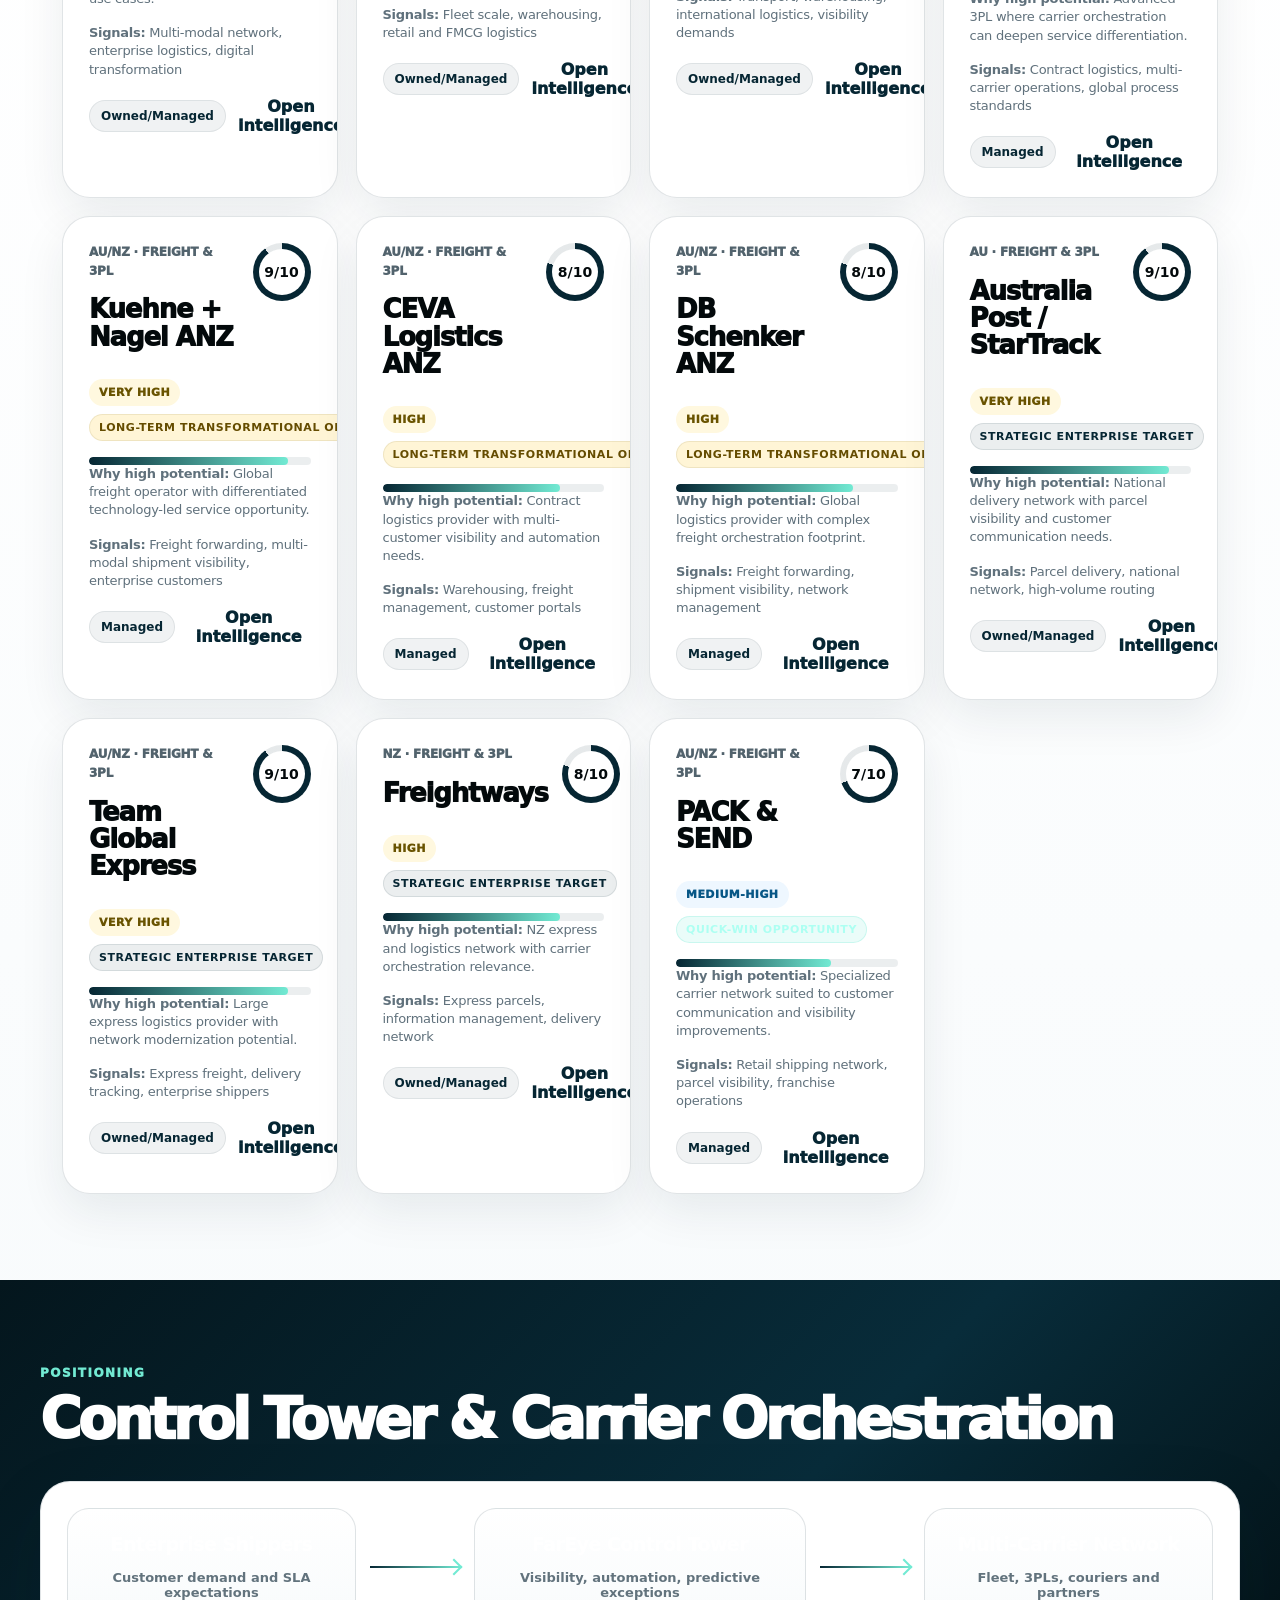
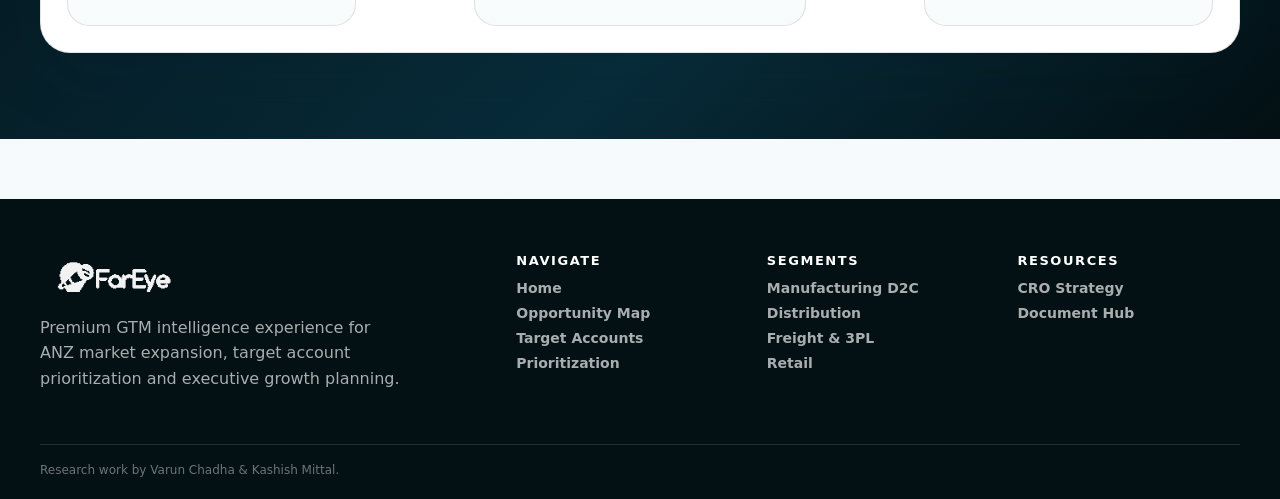
<file: fareye-anz-command-center/freight-3pl.html>
<!doctype html>
<html lang="en">
<head>
<title>Freight &amp; 3PL | FarEye ANZ</title>

<meta charset="utf-8">
<meta name="viewport" content="width=device-width, initial-scale=1">
<meta name="description" content="FarEye ANZ GTM Command Center - interactive market intelligence, target account database and sales expansion dashboard.">
<link rel="icon" href="assets/img/fareye-logo.png">
<link rel="stylesheet" href="assets/css/styles.css">
<script src="assets/js/data.js" defer></script>
<script src="assets/js/app.js" defer></script>
</head>
<body>

<header class="site-header">
  <div class="header-inner">
    <a href="index.html" class="logo-link" aria-label="FarEye ANZ home"><img src="assets/img/fareye-logo.png" alt="FarEye"></a>
    <nav class="nav-pill" aria-label="Primary navigation">
      <a href="index.html">Home</a>
<a href="opportunity-map.html">Opportunity Map</a>
<a href="manufacturing-d2c.html">Manufacturing D2C</a>
<a href="distribution.html">Distribution</a>
<a href="freight-3pl.html">Freight & 3PL</a>
<a href="retail.html">Retail</a>
<a href="target-accounts.html">Target Accounts</a>
<a href="cro-strategy.html">CRO Strategy</a>
<a href="resources.html">Resources</a>
    </nav>
    <div class="header-actions">
      <a class="header-cta" href="resources.html">View Research Documents</a>
      <button class="menu-toggle" aria-label="Open menu">Menu</button>
    </div>
  </div>
</header>

<main>

<section class="page-hero">
  <span class="eyebrow">Priority segment 03</span>
  <h1 class="page-title">Freight &amp; 3PL Opportunity Landscape</h1>
  <p class="page-copy">Freight and 3PL providers in ANZ are shifting toward control tower models to improve real-time visibility, intelligent automation, predictive analytics and multi-carrier network management.</p>
  <div class="hero-actions"><a class="btn primary" href="#targets">Explore Freight Targets</a><a class="btn secondary" href="target-accounts.html?segment=Freight%20%26%203PL">Open Database</a></div>
</section>
<section class="section tight"><div class="section-head"><div><p class="section-label">Freight KPI section</p><h2 class="section-title">Logistics market scale</h2></div></div><div class="grid four" data-market-group="freight"></div></section>
<section class="section" id="targets"><div class="section-head"><div><p class="section-label">Top targets</p><h2 class="section-title">Enterprise logistics account cards</h2></div></div><div class="account-grid" data-render="accounts" data-segment="Freight & 3PL" data-include="Toll Group|Linfox|Mainfreight|DHL Supply Chain|Kuehne + Nagel ANZ|CEVA Logistics ANZ|DB Schenker ANZ|Australia Post / StarTrack|Team Global Express|Freightways|PACK & SEND"></div></section>
<section class="section dark"><div class="section-head"><div><p class="section-label">Positioning</p><h2 class="section-title">Control Tower &amp; Carrier Orchestration</h2></div></div><div class="architecture"><div class="flow-row"><div class="flow-box"><strong>Enterprise Shippers</strong><span>Customer demand and SLA expectations</span></div><div class="flow-arrow"></div><div class="flow-box"><strong>FarEye Control Tower</strong><span>Visibility, automation, predictive exceptions</span></div><div class="flow-arrow"></div><div class="flow-box"><strong>Multi-Carrier Network</strong><span>Fleet, 3PLs, couriers and partners</span></div></div></div></section>

</main>

<footer class="site-footer">
  <div class="footer-inner">
    <div>
      <img src="assets/img/fareye-logo.png" class="footer-logo" alt="FarEye">
      <p style="color:rgba(255,255,255,.66);line-height:1.6;max-width:360px;margin-top:18px">Premium GTM intelligence experience for ANZ market expansion, target account prioritization and executive growth planning.</p>
    </div>
    <div class="footer-links">
      <div><h4>Navigate</h4><a href="index.html">Home</a><a href="opportunity-map.html">Opportunity Map</a><a href="target-accounts.html">Target Accounts</a><a href="prioritization.html">Prioritization</a></div>
      <div><h4>Segments</h4><a href="manufacturing-d2c.html">Manufacturing D2C</a><a href="distribution.html">Distribution</a><a href="freight-3pl.html">Freight & 3PL</a><a href="retail.html">Retail</a></div>
      <div><h4>Resources</h4><a href="cro-strategy.html">CRO Strategy</a><a href="resources.html">Document Hub</a></div>
    </div>
  </div>
  <div class="footer-note">Research work by Varun Chadha &amp; Kashish Mittal.</div>
</footer>
<div class="mobile-only" style="height:1px"></div>

</body>
</html>
</file>
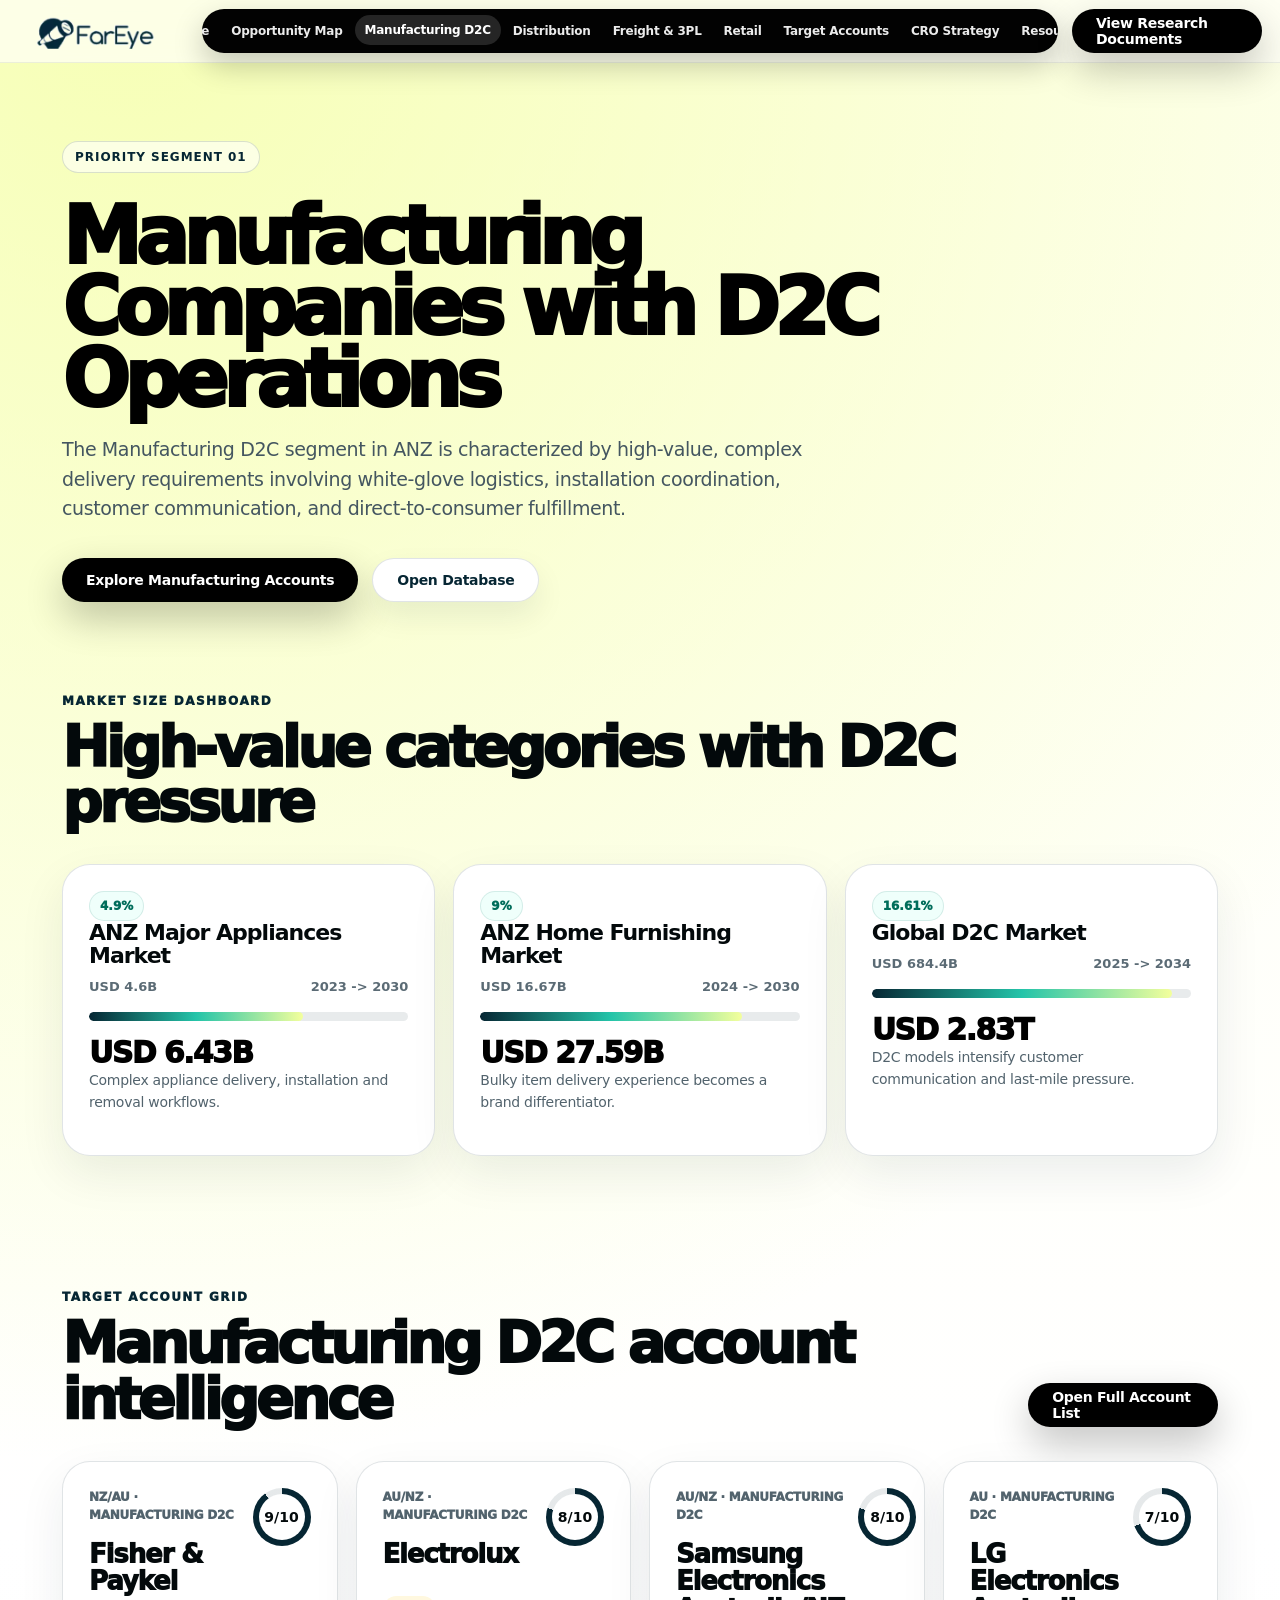
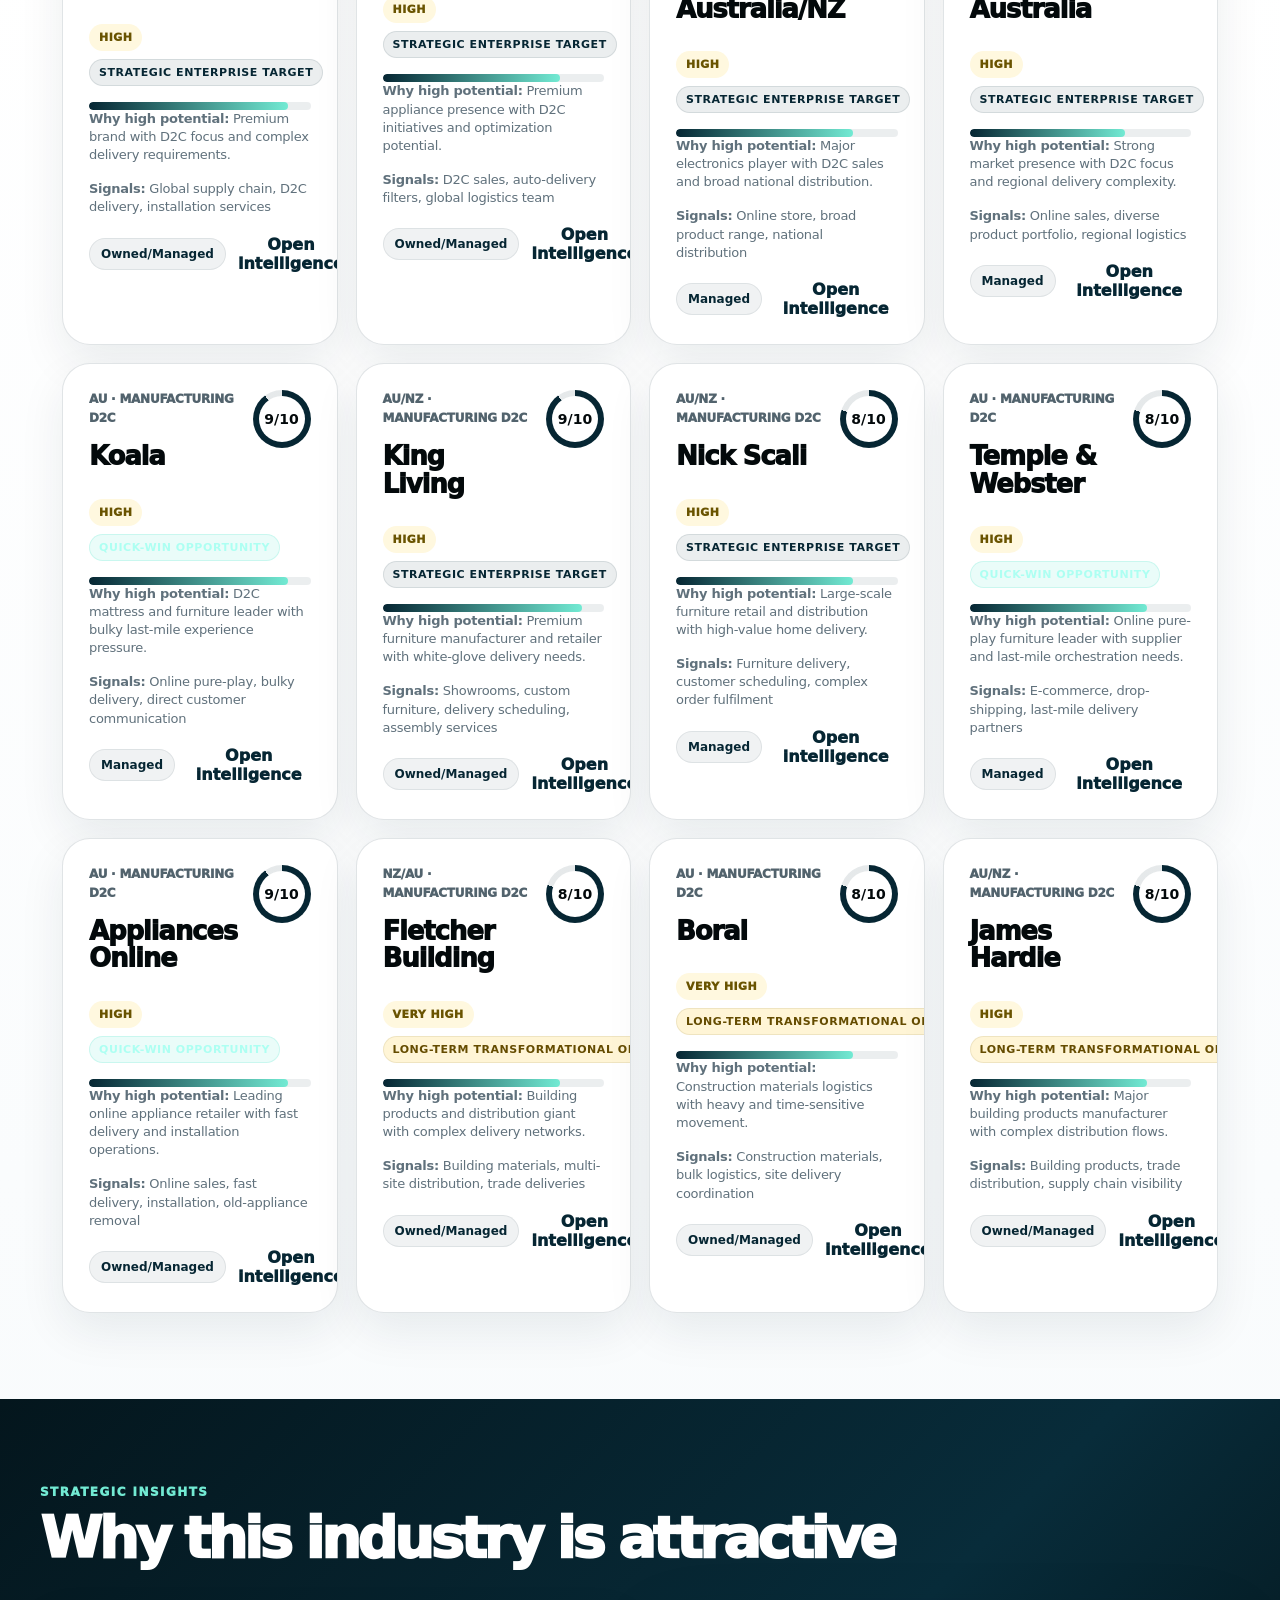
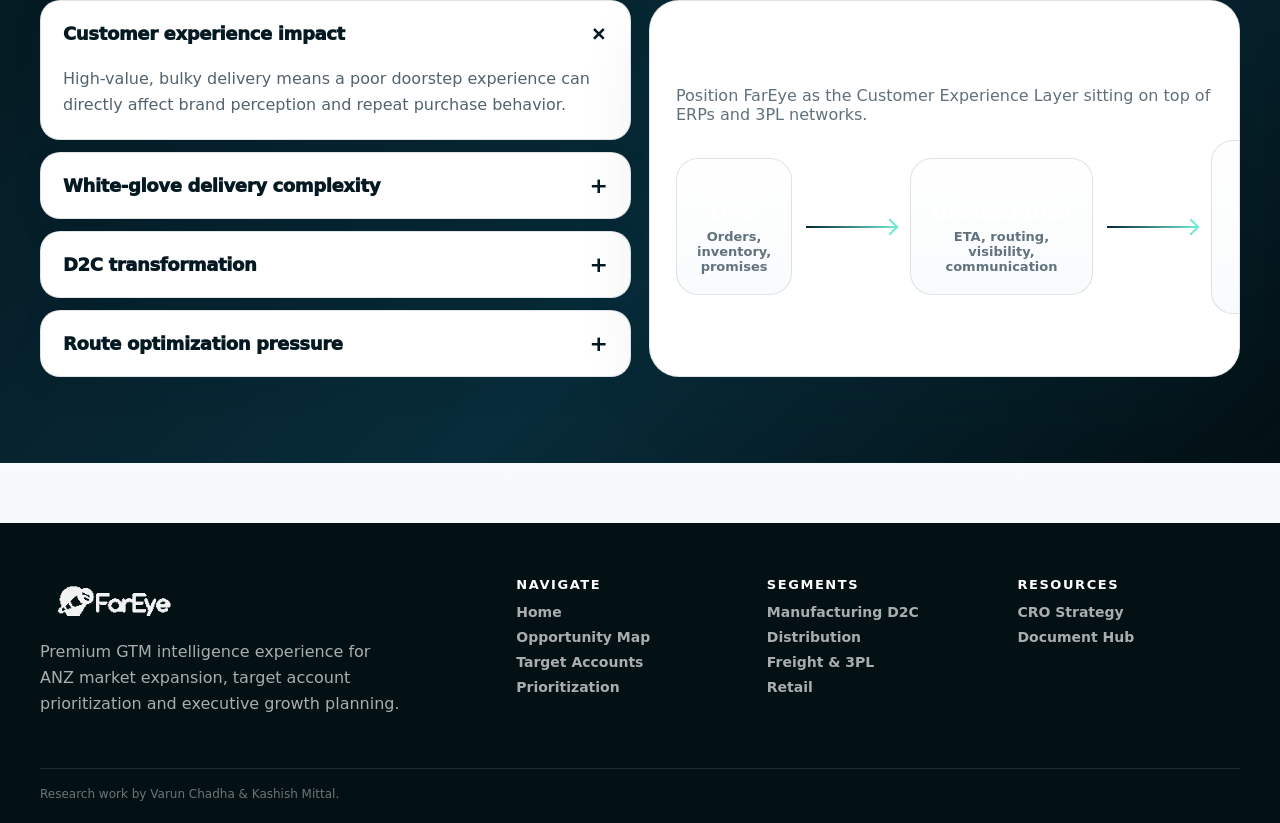
<file: fareye-anz-command-center/manufacturing-d2c.html>
<!doctype html>
<html lang="en">
<head>
<title>Manufacturing D2C | FarEye ANZ</title>

<meta charset="utf-8">
<meta name="viewport" content="width=device-width, initial-scale=1">
<meta name="description" content="FarEye ANZ GTM Command Center - interactive market intelligence, target account database and sales expansion dashboard.">
<link rel="icon" href="assets/img/fareye-logo.png">
<link rel="stylesheet" href="assets/css/styles.css">
<script src="assets/js/data.js" defer></script>
<script src="assets/js/app.js" defer></script>
</head>
<body>

<header class="site-header">
  <div class="header-inner">
    <a href="index.html" class="logo-link" aria-label="FarEye ANZ home"><img src="assets/img/fareye-logo.png" alt="FarEye"></a>
    <nav class="nav-pill" aria-label="Primary navigation">
      <a href="index.html">Home</a>
<a href="opportunity-map.html">Opportunity Map</a>
<a href="manufacturing-d2c.html">Manufacturing D2C</a>
<a href="distribution.html">Distribution</a>
<a href="freight-3pl.html">Freight & 3PL</a>
<a href="retail.html">Retail</a>
<a href="target-accounts.html">Target Accounts</a>
<a href="cro-strategy.html">CRO Strategy</a>
<a href="resources.html">Resources</a>
    </nav>
    <div class="header-actions">
      <a class="header-cta" href="resources.html">View Research Documents</a>
      <button class="menu-toggle" aria-label="Open menu">Menu</button>
    </div>
  </div>
</header>

<main>

<section class="page-hero">
  <span class="eyebrow">Priority segment 01</span>
  <h1 class="page-title">Manufacturing Companies with D2C Operations</h1>
  <p class="page-copy">The Manufacturing D2C segment in ANZ is characterized by high-value, complex delivery requirements involving white-glove logistics, installation coordination, customer communication, and direct-to-consumer fulfillment.</p>
  <div class="hero-actions"><a class="btn primary" href="#accounts">Explore Manufacturing Accounts</a><a class="btn secondary" href="target-accounts.html?segment=Manufacturing%20D2C">Open Database</a></div>
</section>
<section class="section tight">
  <div class="section-head"><div><p class="section-label">Market size dashboard</p><h2 class="section-title">High-value categories with D2C pressure</h2></div></div>
  <div class="grid three" data-market-group="manufacturing"></div>
</section>
<section class="section" id="accounts">
  <div class="section-head"><div><p class="section-label">Target account grid</p><h2 class="section-title">Manufacturing D2C account intelligence</h2></div><a class="btn primary" href="target-accounts.html">Open Full Account List</a></div>
  <div class="account-grid" data-render="accounts" data-segment="Manufacturing D2C" data-include="Fisher & Paykel|Electrolux|Samsung Electronics Australia/NZ|LG Electronics Australia|Koala|King Living|Nick Scali|Temple & Webster|Appliances Online|Fletcher Building|Boral|James Hardie"></div>
</section>
<section class="section dark">
  <div class="section-head"><div><p class="section-label">Strategic insights</p><h2 class="section-title">Why this industry is attractive</h2></div></div>
  <div class="grid two">
    <div class="accordion">
      <div class="accordion-item"><button class="accordion-button"><span>Customer experience impact</span><b class="accordion-icon">+</b></button><div class="accordion-panel"><p>High-value, bulky delivery means a poor doorstep experience can directly affect brand perception and repeat purchase behavior.</p></div></div>
      <div class="accordion-item"><button class="accordion-button"><span>White-glove delivery complexity</span><b class="accordion-icon">+</b></button><div class="accordion-panel"><p>Furniture and appliance delivery often requires two-person handling, appointment windows, installation and removal workflows.</p></div></div>
      <div class="accordion-item"><button class="accordion-button"><span>D2C transformation</span><b class="accordion-icon">+</b></button><div class="accordion-panel"><p>Manufacturers bypassing traditional channels need delivery visibility and orchestration capabilities that support direct customer relationships.</p></div></div>
      <div class="accordion-item"><button class="accordion-button"><span>Route optimization pressure</span><b class="accordion-icon">+</b></button><div class="accordion-panel"><p>Bulky goods, regional coverage and installation teams make dynamic routing and capacity planning a strategic requirement.</p></div></div>
    </div>
    <div class="architecture"><h3>FarEye positioning architecture</h3><p class="muted">Position FarEye as the Customer Experience Layer sitting on top of ERPs and 3PL networks.</p><div class="flow-row"><div class="flow-box"><strong>ERP / OMS</strong><span>Orders, inventory, promises</span></div><div class="flow-arrow"></div><div class="flow-box"><strong>FarEye CX Orchestration</strong><span>ETA, routing, visibility, communication</span></div><div class="flow-arrow"></div><div class="flow-box"><strong>Fleet &amp; 3PL Network</strong><span>Execution and delivery proof</span></div></div></div>
  </div>
</section>

</main>

<footer class="site-footer">
  <div class="footer-inner">
    <div>
      <img src="assets/img/fareye-logo.png" class="footer-logo" alt="FarEye">
      <p style="color:rgba(255,255,255,.66);line-height:1.6;max-width:360px;margin-top:18px">Premium GTM intelligence experience for ANZ market expansion, target account prioritization and executive growth planning.</p>
    </div>
    <div class="footer-links">
      <div><h4>Navigate</h4><a href="index.html">Home</a><a href="opportunity-map.html">Opportunity Map</a><a href="target-accounts.html">Target Accounts</a><a href="prioritization.html">Prioritization</a></div>
      <div><h4>Segments</h4><a href="manufacturing-d2c.html">Manufacturing D2C</a><a href="distribution.html">Distribution</a><a href="freight-3pl.html">Freight & 3PL</a><a href="retail.html">Retail</a></div>
      <div><h4>Resources</h4><a href="cro-strategy.html">CRO Strategy</a><a href="resources.html">Document Hub</a></div>
    </div>
  </div>
  <div class="footer-note">Research work by Varun Chadha &amp; Kashish Mittal.</div>
</footer>
<div class="mobile-only" style="height:1px"></div>

</body>
</html>
</file>
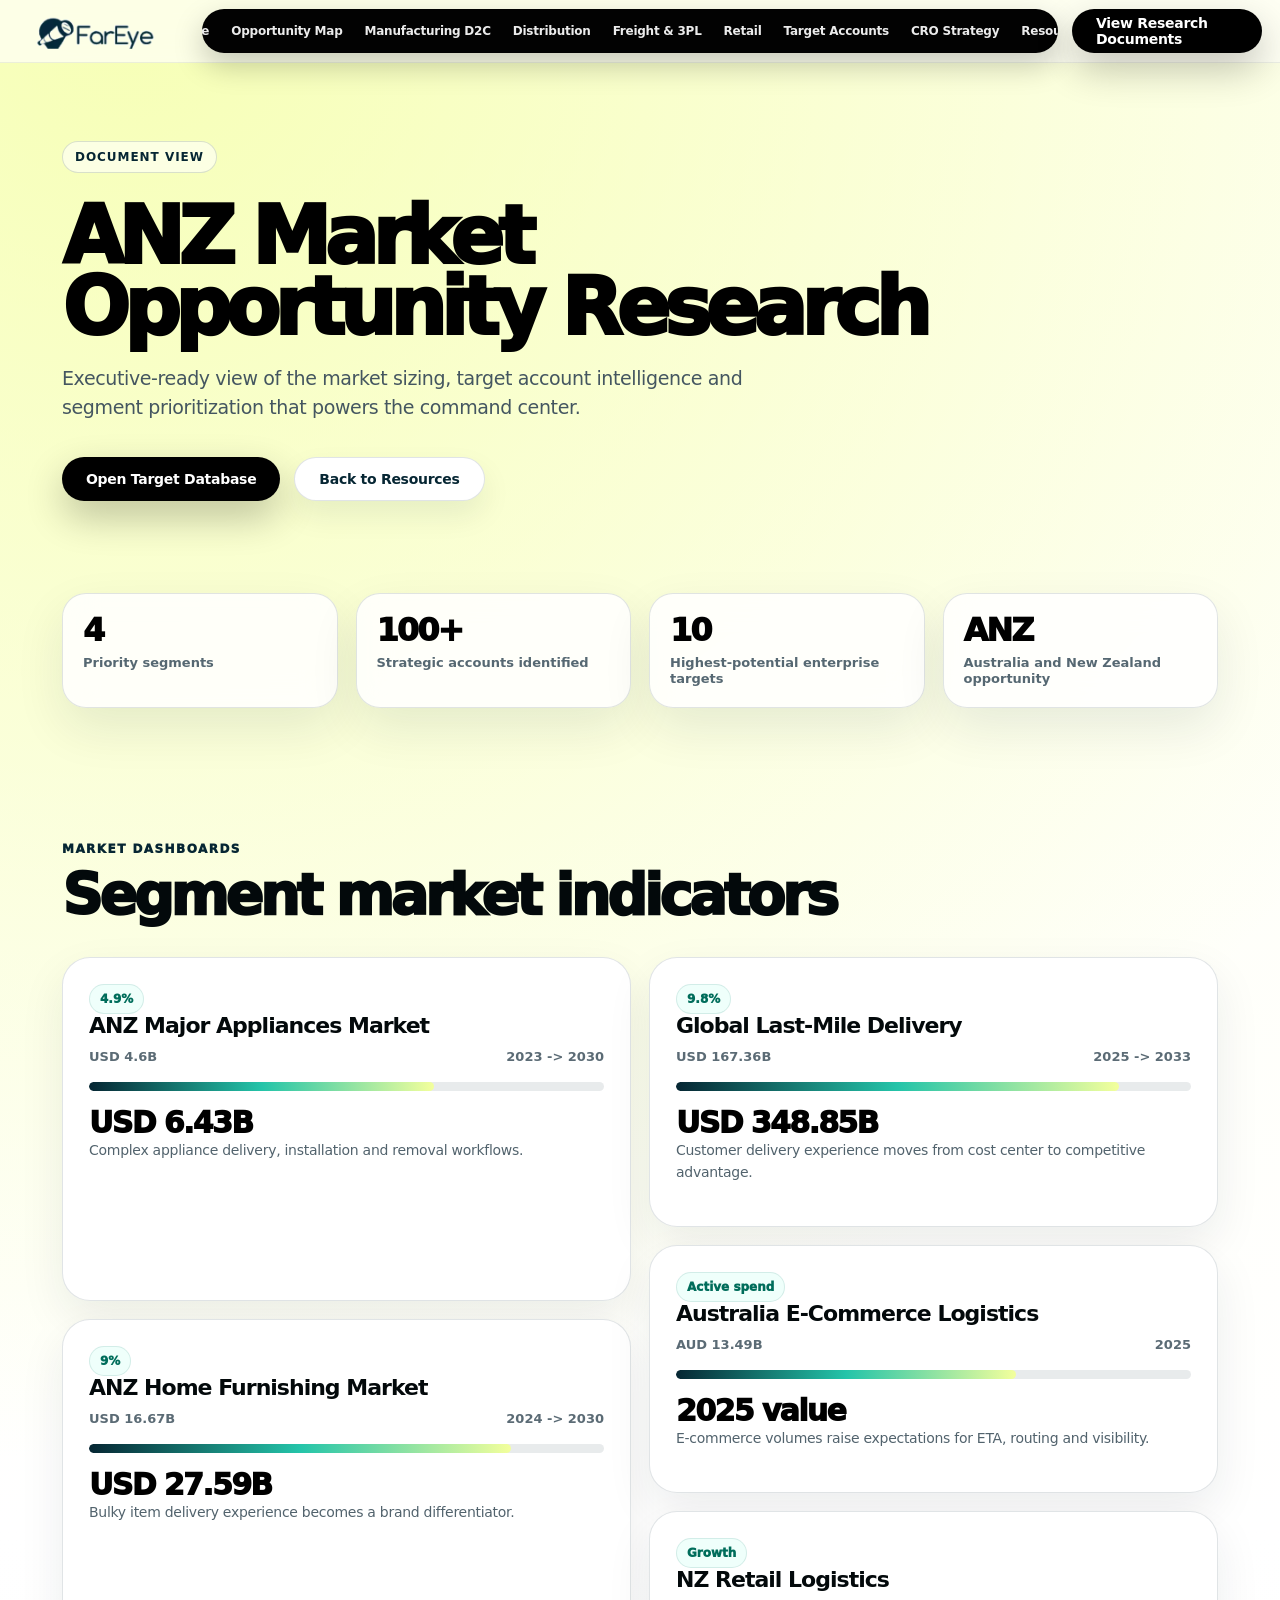
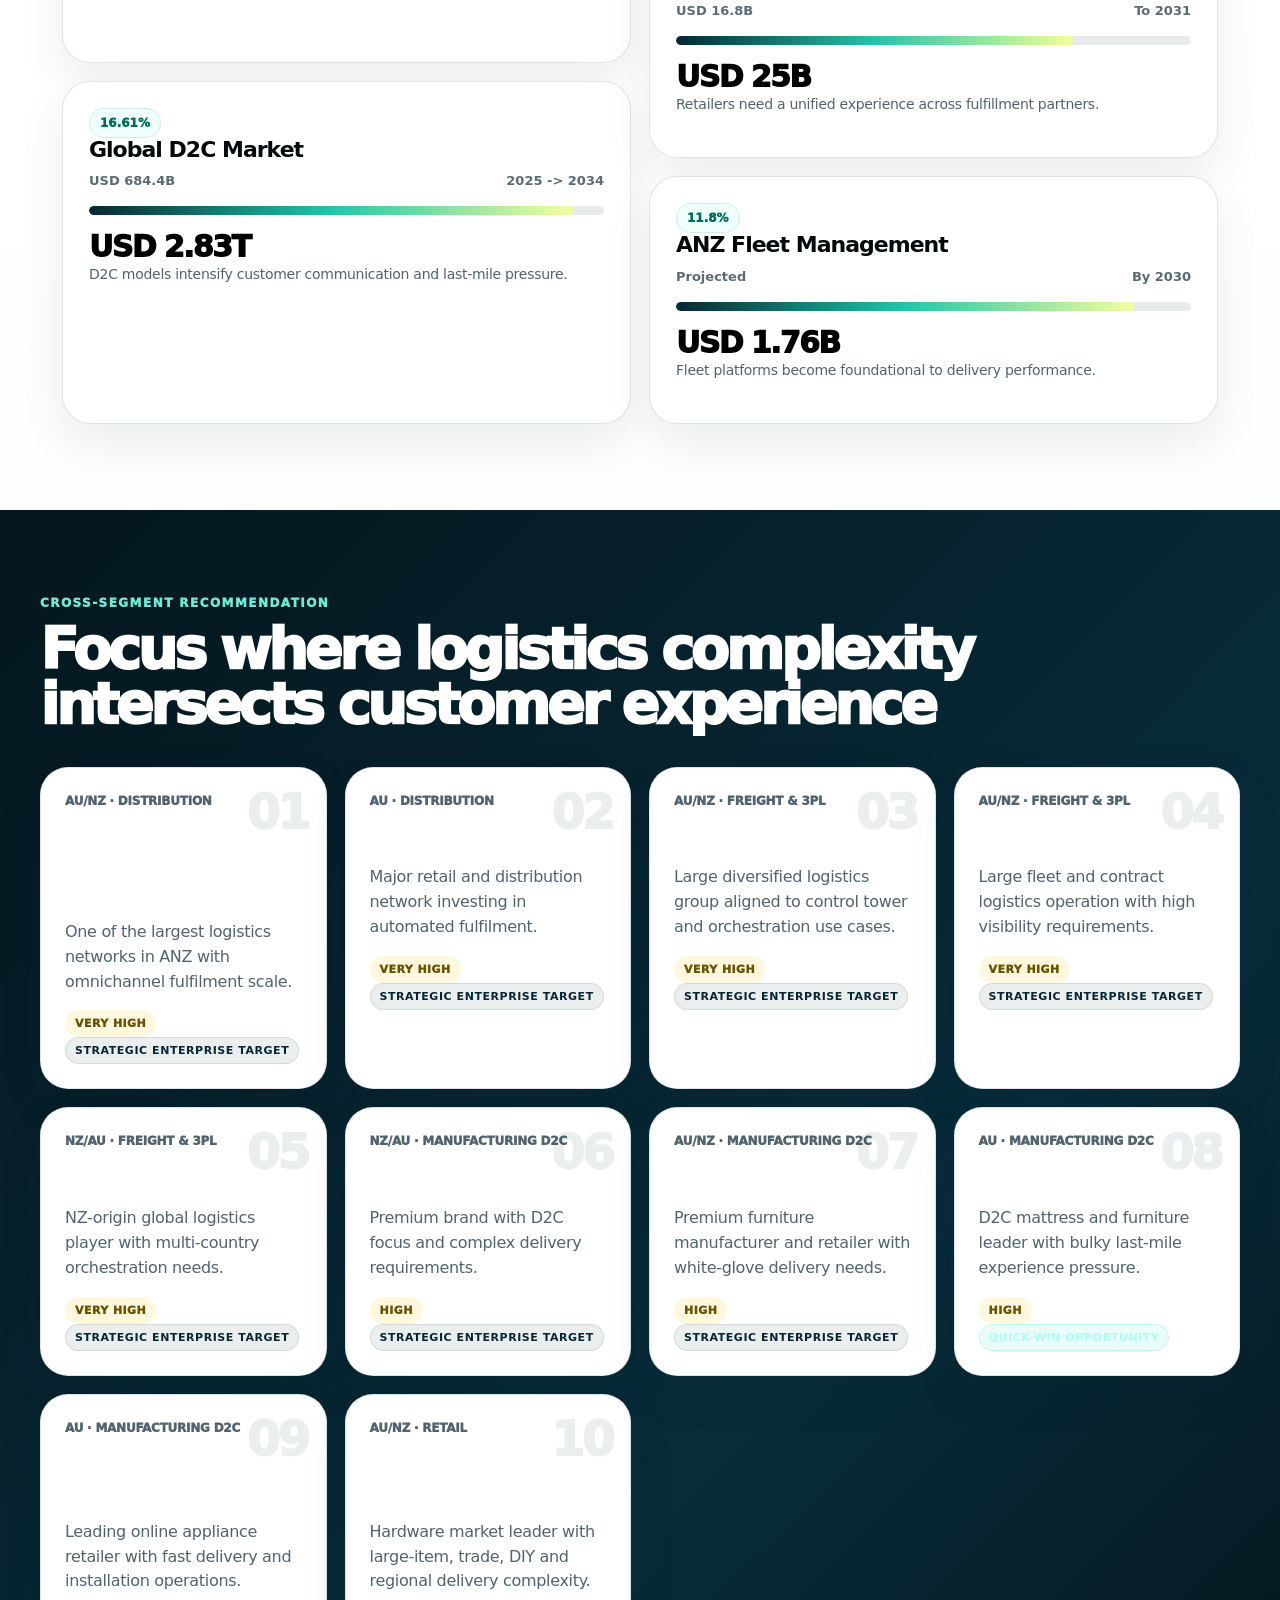
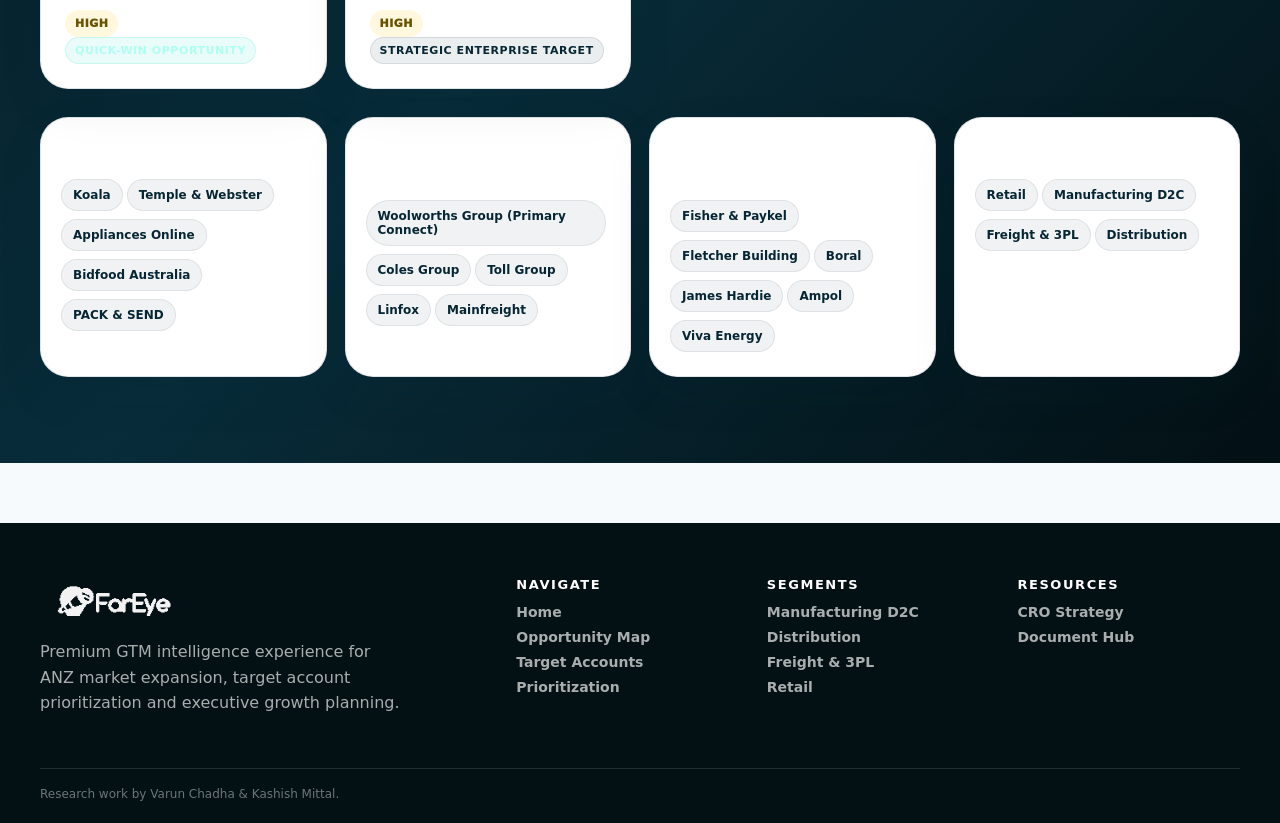
<file: fareye-anz-command-center/market-research.html>
<!doctype html>
<html lang="en">
<head>
<title>ANZ Market Opportunity Research | FarEye ANZ</title>

<meta charset="utf-8">
<meta name="viewport" content="width=device-width, initial-scale=1">
<meta name="description" content="FarEye ANZ GTM Command Center - interactive market intelligence, target account database and sales expansion dashboard.">
<link rel="icon" href="assets/img/fareye-logo.png">
<link rel="stylesheet" href="assets/css/styles.css">
<script src="assets/js/data.js" defer></script>
<script src="assets/js/app.js" defer></script>
</head>
<body>

<header class="site-header">
  <div class="header-inner">
    <a href="index.html" class="logo-link" aria-label="FarEye ANZ home"><img src="assets/img/fareye-logo.png" alt="FarEye"></a>
    <nav class="nav-pill" aria-label="Primary navigation">
      <a href="index.html">Home</a>
<a href="opportunity-map.html">Opportunity Map</a>
<a href="manufacturing-d2c.html">Manufacturing D2C</a>
<a href="distribution.html">Distribution</a>
<a href="freight-3pl.html">Freight & 3PL</a>
<a href="retail.html">Retail</a>
<a href="target-accounts.html">Target Accounts</a>
<a href="cro-strategy.html">CRO Strategy</a>
<a href="resources.html">Resources</a>
    </nav>
    <div class="header-actions">
      <a class="header-cta" href="resources.html">View Research Documents</a>
      <button class="menu-toggle" aria-label="Open menu">Menu</button>
    </div>
  </div>
</header>

<main>

<section class="page-hero"><span class="eyebrow">Document view</span><h1 class="page-title">ANZ Market Opportunity Research</h1><p class="page-copy">Executive-ready view of the market sizing, target account intelligence and segment prioritization that powers the command center.</p><div class="hero-actions"><a class="btn primary" href="target-accounts.html">Open Target Database</a><a class="btn secondary" href="resources.html">Back to Resources</a></div></section>
<section class="section tight"><div class="grid four"><div class="metric-card"><div class="kpi-value">4</div><div class="kpi-label">Priority segments</div></div><div class="metric-card"><div class="kpi-value">100+</div><div class="kpi-label">Strategic accounts identified</div></div><div class="metric-card"><div class="kpi-value">10</div><div class="kpi-label">Highest-potential enterprise targets</div></div><div class="metric-card"><div class="kpi-value">ANZ</div><div class="kpi-label">Australia and New Zealand opportunity</div></div></div></section>
<section class="section"><div class="section-head"><div><p class="section-label">Market dashboards</p><h2 class="section-title">Segment market indicators</h2></div></div><div class="grid two"><div class="grid" data-market-group="manufacturing"></div><div class="grid" data-market-group="retail"></div></div></section>
<section class="section dark"><div class="section-head"><div><p class="section-label">Cross-segment recommendation</p><h2 class="section-title">Focus where logistics complexity intersects customer experience</h2></div></div><div id="priority-app"></div></section>

</main>

<footer class="site-footer">
  <div class="footer-inner">
    <div>
      <img src="assets/img/fareye-logo.png" class="footer-logo" alt="FarEye">
      <p style="color:rgba(255,255,255,.66);line-height:1.6;max-width:360px;margin-top:18px">Premium GTM intelligence experience for ANZ market expansion, target account prioritization and executive growth planning.</p>
    </div>
    <div class="footer-links">
      <div><h4>Navigate</h4><a href="index.html">Home</a><a href="opportunity-map.html">Opportunity Map</a><a href="target-accounts.html">Target Accounts</a><a href="prioritization.html">Prioritization</a></div>
      <div><h4>Segments</h4><a href="manufacturing-d2c.html">Manufacturing D2C</a><a href="distribution.html">Distribution</a><a href="freight-3pl.html">Freight & 3PL</a><a href="retail.html">Retail</a></div>
      <div><h4>Resources</h4><a href="cro-strategy.html">CRO Strategy</a><a href="resources.html">Document Hub</a></div>
    </div>
  </div>
  <div class="footer-note">Research work by Varun Chadha &amp; Kashish Mittal.</div>
</footer>
<div class="mobile-only" style="height:1px"></div>

</body>
</html>
</file>
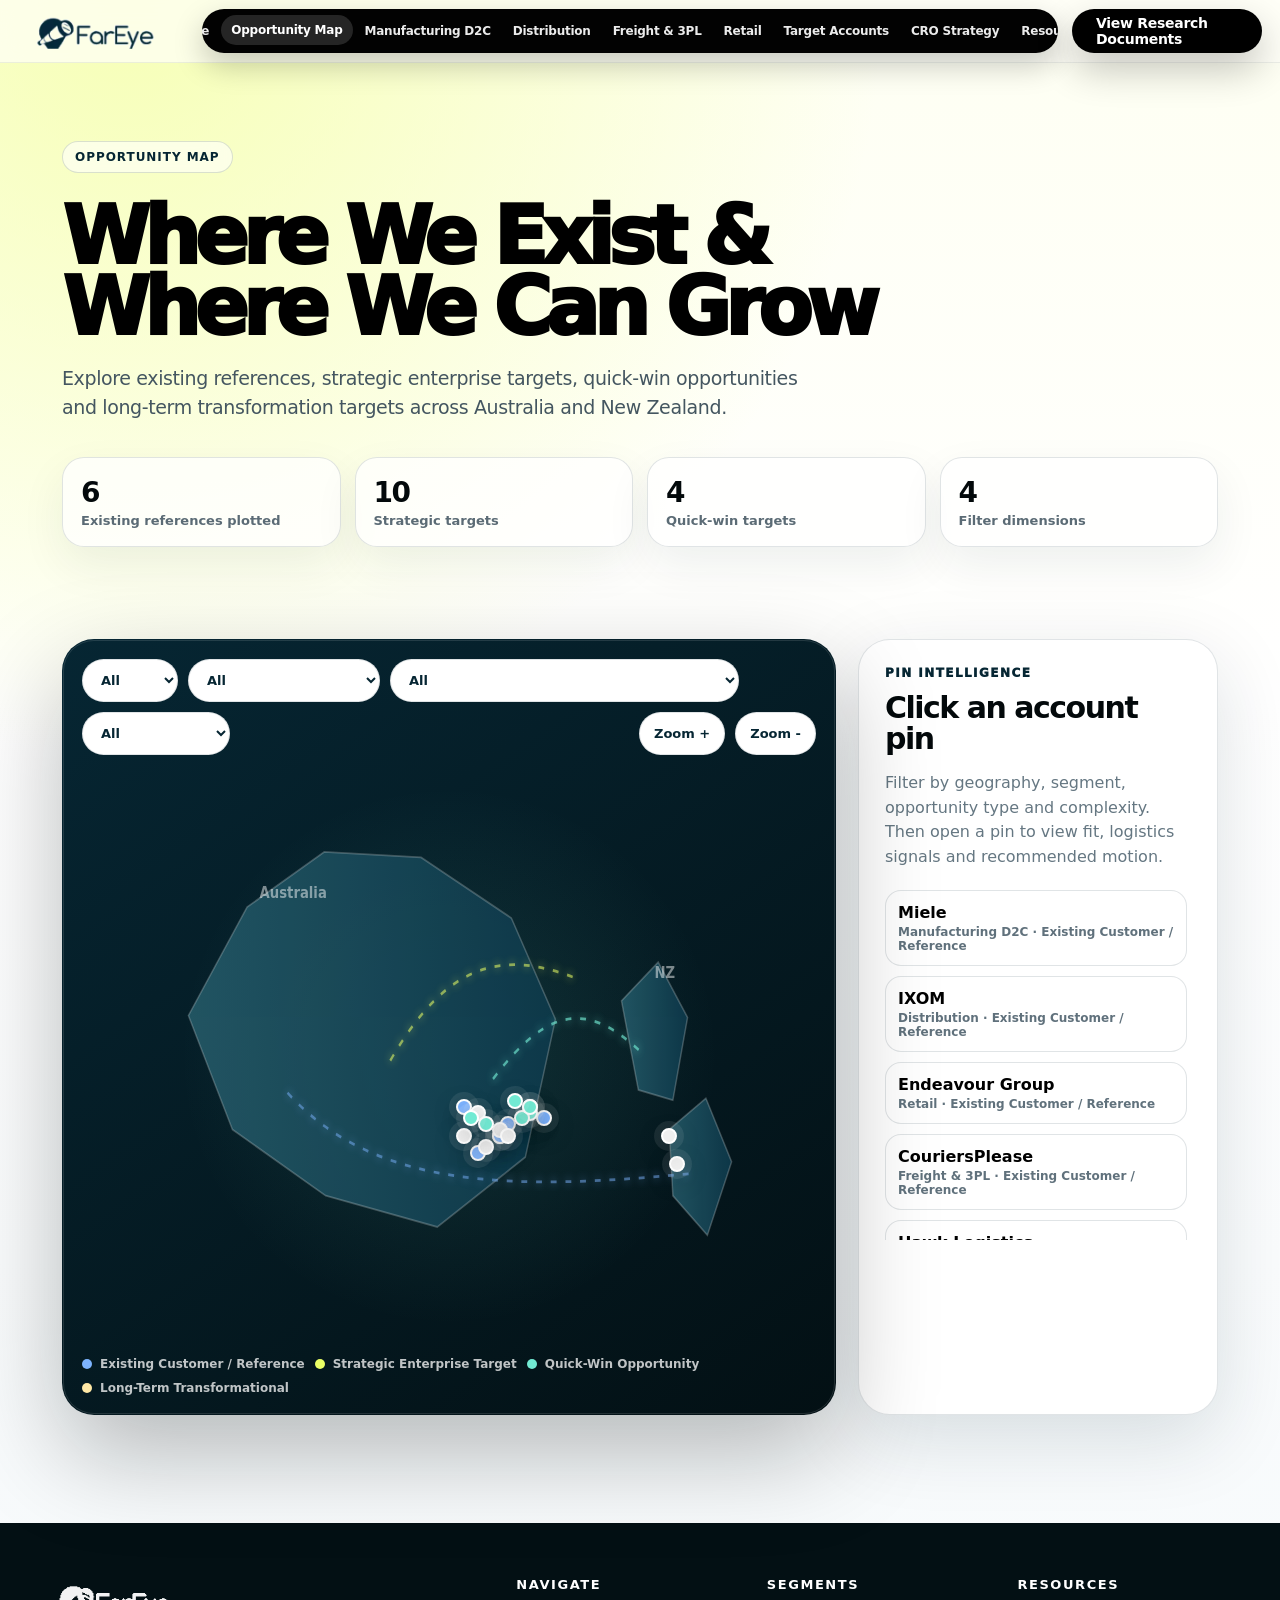
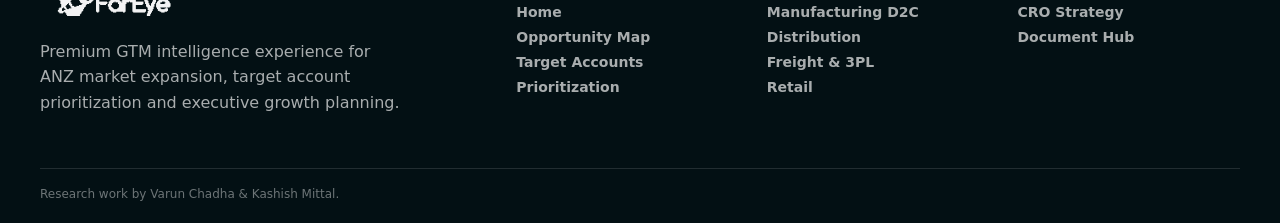
<file: fareye-anz-command-center/opportunity-map.html>
<!doctype html>
<html lang="en">
<head>
<title>Opportunity Map | FarEye ANZ</title>

<meta charset="utf-8">
<meta name="viewport" content="width=device-width, initial-scale=1">
<meta name="description" content="FarEye ANZ GTM Command Center - interactive market intelligence, target account database and sales expansion dashboard.">
<link rel="icon" href="assets/img/fareye-logo.png">
<link rel="stylesheet" href="assets/css/styles.css">
<script src="assets/js/data.js" defer></script>
<script src="assets/js/app.js" defer></script>
</head>
<body>

<header class="site-header">
  <div class="header-inner">
    <a href="index.html" class="logo-link" aria-label="FarEye ANZ home"><img src="assets/img/fareye-logo.png" alt="FarEye"></a>
    <nav class="nav-pill" aria-label="Primary navigation">
      <a href="index.html">Home</a>
<a href="opportunity-map.html">Opportunity Map</a>
<a href="manufacturing-d2c.html">Manufacturing D2C</a>
<a href="distribution.html">Distribution</a>
<a href="freight-3pl.html">Freight & 3PL</a>
<a href="retail.html">Retail</a>
<a href="target-accounts.html">Target Accounts</a>
<a href="cro-strategy.html">CRO Strategy</a>
<a href="resources.html">Resources</a>
    </nav>
    <div class="header-actions">
      <a class="header-cta" href="resources.html">View Research Documents</a>
      <button class="menu-toggle" aria-label="Open menu">Menu</button>
    </div>
  </div>
</header>

<main>

<section class="page-hero">
  <span class="eyebrow">Opportunity map</span>
  <h1 class="page-title">Where We Exist &amp; Where We Can Grow</h1>
  <p class="page-copy">Explore existing references, strategic enterprise targets, quick-win opportunities and long-term transformation targets across Australia and New Zealand.</p>
  <div class="hero-mini-grid">
    <div class="mini-stat"><strong data-count="6">0</strong><span>Existing references plotted</span></div>
    <div class="mini-stat"><strong data-count="10">0</strong><span>Strategic targets</span></div>
    <div class="mini-stat"><strong data-count="4">0</strong><span>Quick-win targets</span></div>
    <div class="mini-stat"><strong data-count="4">0</strong><span>Filter dimensions</span></div>
  </div>
</section>
<section class="section tight">
  <div id="map-app"></div>
</section>

</main>

<footer class="site-footer">
  <div class="footer-inner">
    <div>
      <img src="assets/img/fareye-logo.png" class="footer-logo" alt="FarEye">
      <p style="color:rgba(255,255,255,.66);line-height:1.6;max-width:360px;margin-top:18px">Premium GTM intelligence experience for ANZ market expansion, target account prioritization and executive growth planning.</p>
    </div>
    <div class="footer-links">
      <div><h4>Navigate</h4><a href="index.html">Home</a><a href="opportunity-map.html">Opportunity Map</a><a href="target-accounts.html">Target Accounts</a><a href="prioritization.html">Prioritization</a></div>
      <div><h4>Segments</h4><a href="manufacturing-d2c.html">Manufacturing D2C</a><a href="distribution.html">Distribution</a><a href="freight-3pl.html">Freight & 3PL</a><a href="retail.html">Retail</a></div>
      <div><h4>Resources</h4><a href="cro-strategy.html">CRO Strategy</a><a href="resources.html">Document Hub</a></div>
    </div>
  </div>
  <div class="footer-note">Research work by Varun Chadha &amp; Kashish Mittal.</div>
</footer>
<div class="mobile-only" style="height:1px"></div>

</body>
</html>
</file>
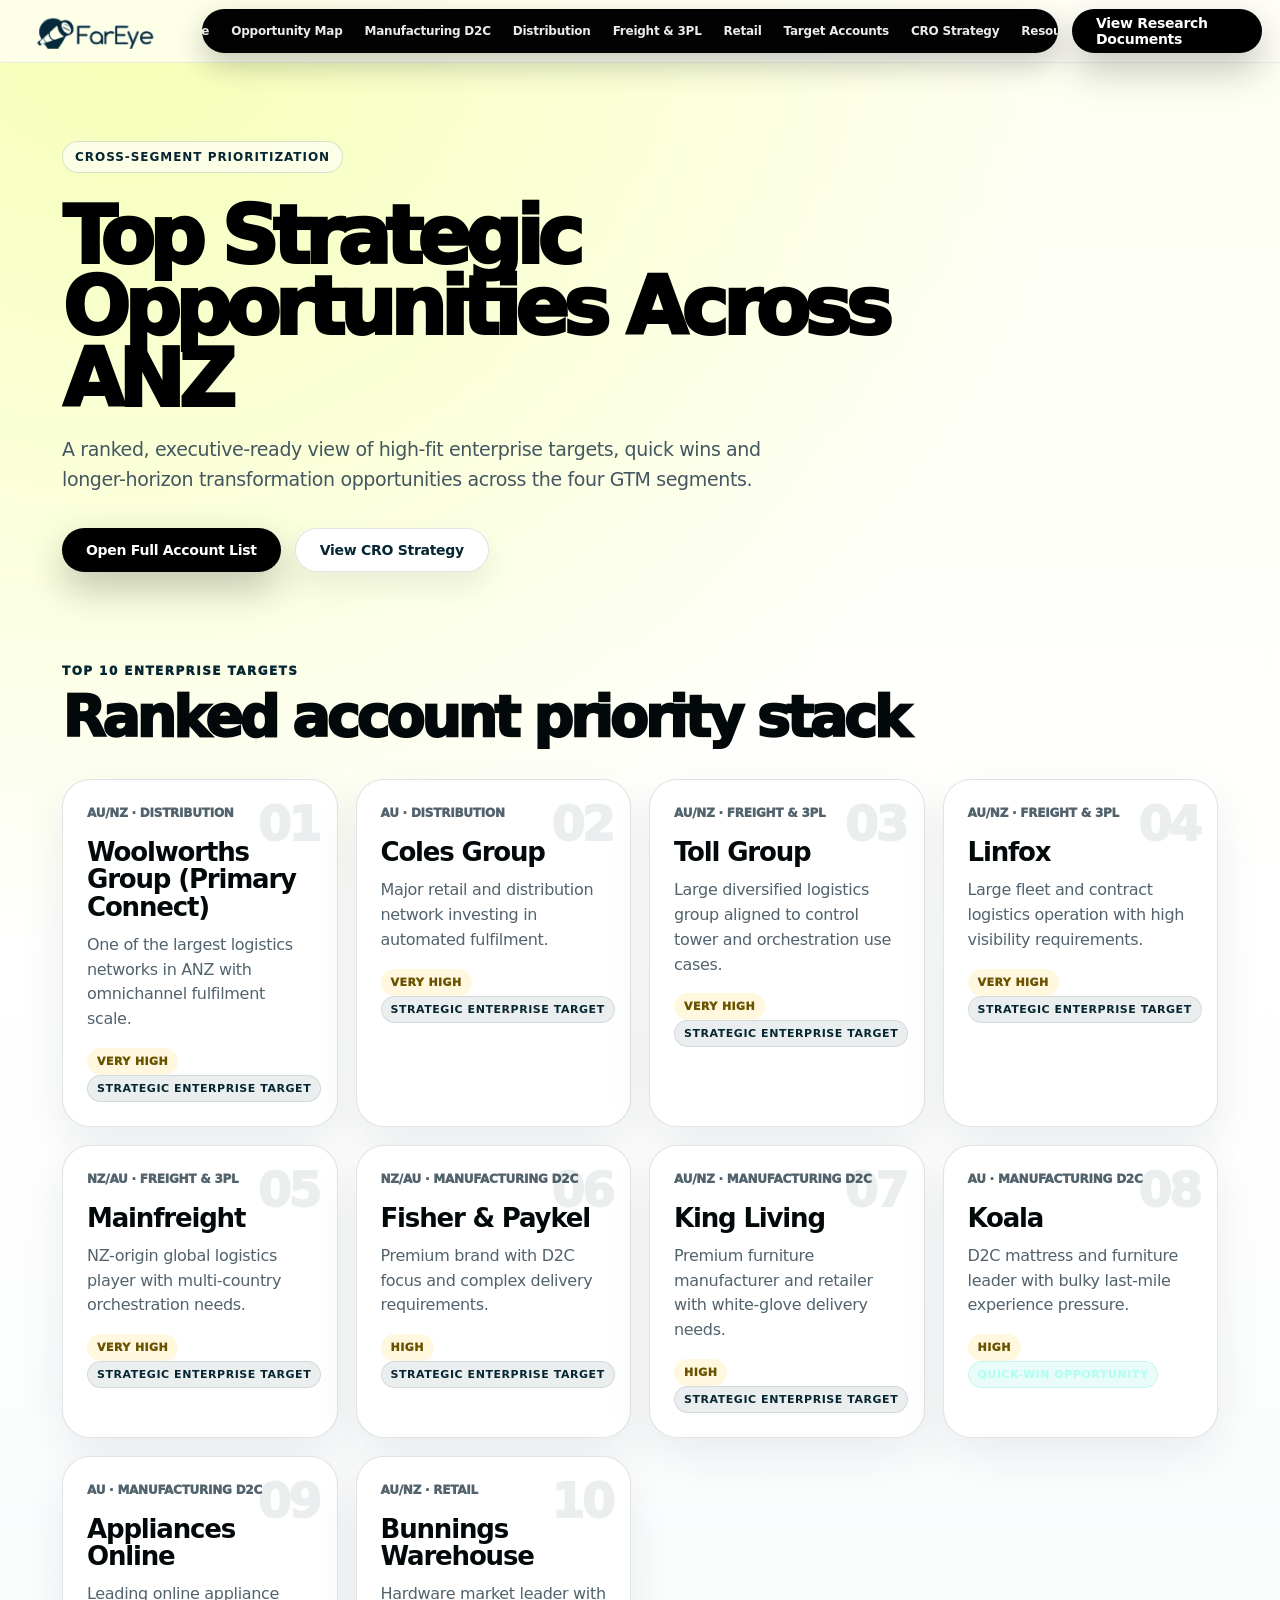
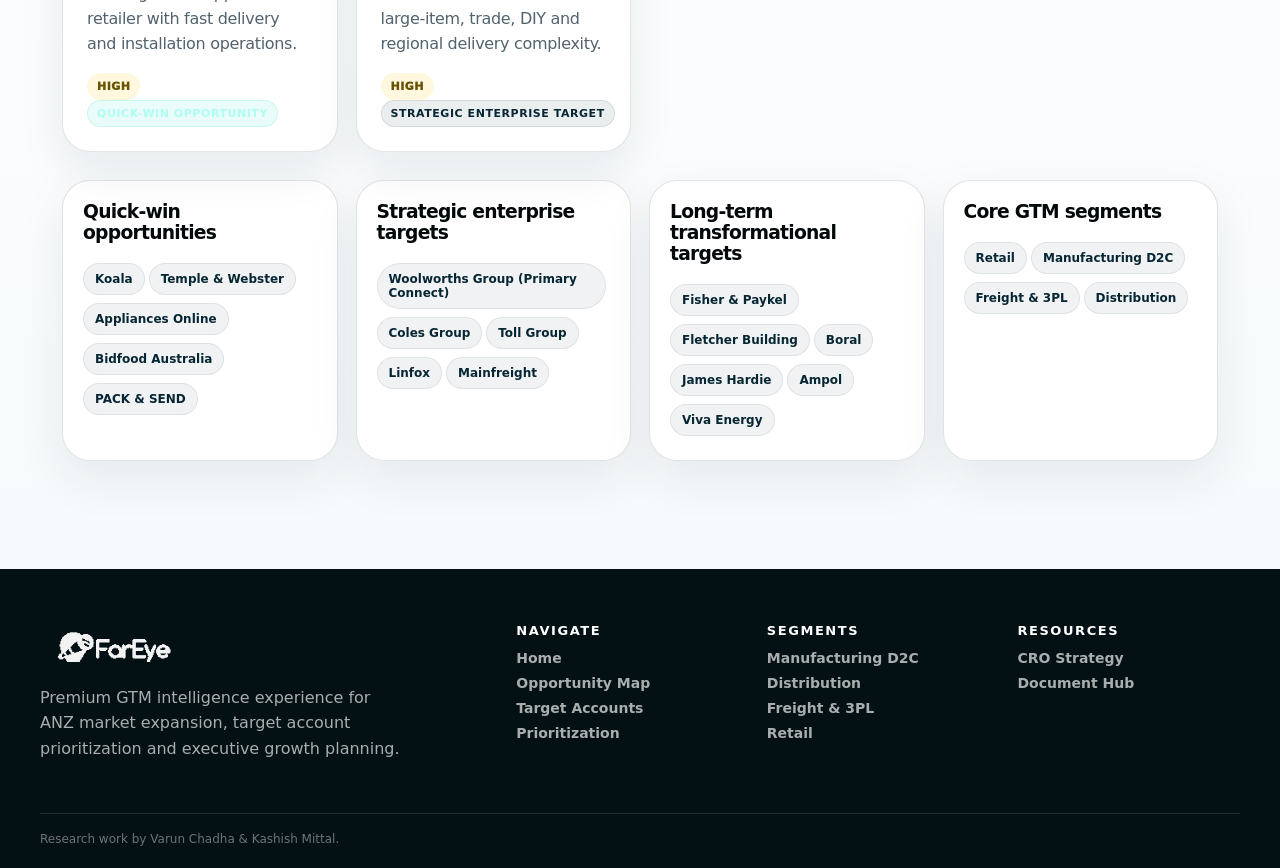
<file: fareye-anz-command-center/prioritization.html>
<!doctype html>
<html lang="en">
<head>
<title>Strategic Opportunities | FarEye ANZ</title>

<meta charset="utf-8">
<meta name="viewport" content="width=device-width, initial-scale=1">
<meta name="description" content="FarEye ANZ GTM Command Center - interactive market intelligence, target account database and sales expansion dashboard.">
<link rel="icon" href="assets/img/fareye-logo.png">
<link rel="stylesheet" href="assets/css/styles.css">
<script src="assets/js/data.js" defer></script>
<script src="assets/js/app.js" defer></script>
</head>
<body>

<header class="site-header">
  <div class="header-inner">
    <a href="index.html" class="logo-link" aria-label="FarEye ANZ home"><img src="assets/img/fareye-logo.png" alt="FarEye"></a>
    <nav class="nav-pill" aria-label="Primary navigation">
      <a href="index.html">Home</a>
<a href="opportunity-map.html">Opportunity Map</a>
<a href="manufacturing-d2c.html">Manufacturing D2C</a>
<a href="distribution.html">Distribution</a>
<a href="freight-3pl.html">Freight & 3PL</a>
<a href="retail.html">Retail</a>
<a href="target-accounts.html">Target Accounts</a>
<a href="cro-strategy.html">CRO Strategy</a>
<a href="resources.html">Resources</a>
    </nav>
    <div class="header-actions">
      <a class="header-cta" href="resources.html">View Research Documents</a>
      <button class="menu-toggle" aria-label="Open menu">Menu</button>
    </div>
  </div>
</header>

<main>

<section class="page-hero">
  <span class="eyebrow">Cross-segment prioritization</span>
  <h1 class="page-title">Top Strategic Opportunities Across ANZ</h1>
  <p class="page-copy">A ranked, executive-ready view of high-fit enterprise targets, quick wins and longer-horizon transformation opportunities across the four GTM segments.</p>
  <div class="hero-actions"><a class="btn primary" href="target-accounts.html">Open Full Account List</a><a class="btn secondary" href="cro-strategy.html">View CRO Strategy</a></div>
</section>
<section class="section tight"><div class="section-head"><div><p class="section-label">Top 10 enterprise targets</p><h2 class="section-title">Ranked account priority stack</h2></div></div><div id="priority-app"></div></section>

</main>

<footer class="site-footer">
  <div class="footer-inner">
    <div>
      <img src="assets/img/fareye-logo.png" class="footer-logo" alt="FarEye">
      <p style="color:rgba(255,255,255,.66);line-height:1.6;max-width:360px;margin-top:18px">Premium GTM intelligence experience for ANZ market expansion, target account prioritization and executive growth planning.</p>
    </div>
    <div class="footer-links">
      <div><h4>Navigate</h4><a href="index.html">Home</a><a href="opportunity-map.html">Opportunity Map</a><a href="target-accounts.html">Target Accounts</a><a href="prioritization.html">Prioritization</a></div>
      <div><h4>Segments</h4><a href="manufacturing-d2c.html">Manufacturing D2C</a><a href="distribution.html">Distribution</a><a href="freight-3pl.html">Freight & 3PL</a><a href="retail.html">Retail</a></div>
      <div><h4>Resources</h4><a href="cro-strategy.html">CRO Strategy</a><a href="resources.html">Document Hub</a></div>
    </div>
  </div>
  <div class="footer-note">Research work by Varun Chadha &amp; Kashish Mittal.</div>
</footer>
<div class="mobile-only" style="height:1px"></div>

</body>
</html>
</file>
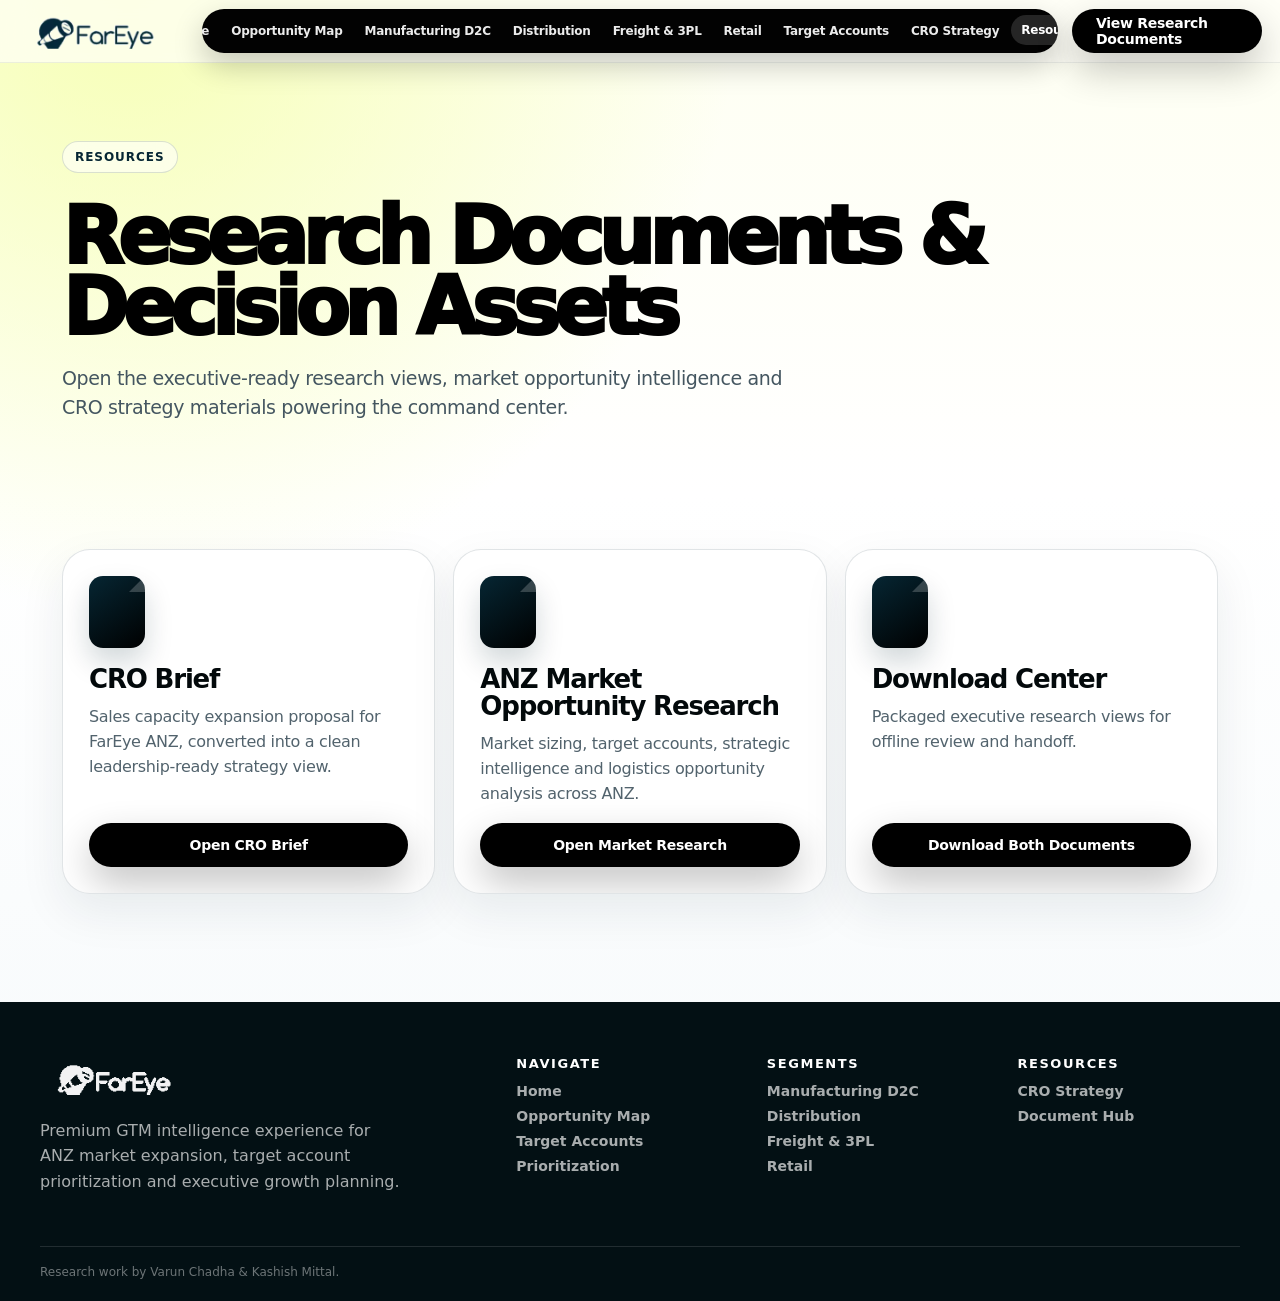
<file: fareye-anz-command-center/resources.html>
<!doctype html>
<html lang="en">
<head>
<title>Resources | FarEye ANZ</title>

<meta charset="utf-8">
<meta name="viewport" content="width=device-width, initial-scale=1">
<meta name="description" content="FarEye ANZ GTM Command Center - interactive market intelligence, target account database and sales expansion dashboard.">
<link rel="icon" href="assets/img/fareye-logo.png">
<link rel="stylesheet" href="assets/css/styles.css">
<script src="assets/js/data.js" defer></script>
<script src="assets/js/app.js" defer></script>
</head>
<body>

<header class="site-header">
  <div class="header-inner">
    <a href="index.html" class="logo-link" aria-label="FarEye ANZ home"><img src="assets/img/fareye-logo.png" alt="FarEye"></a>
    <nav class="nav-pill" aria-label="Primary navigation">
      <a href="index.html">Home</a>
<a href="opportunity-map.html">Opportunity Map</a>
<a href="manufacturing-d2c.html">Manufacturing D2C</a>
<a href="distribution.html">Distribution</a>
<a href="freight-3pl.html">Freight & 3PL</a>
<a href="retail.html">Retail</a>
<a href="target-accounts.html">Target Accounts</a>
<a href="cro-strategy.html">CRO Strategy</a>
<a href="resources.html">Resources</a>
    </nav>
    <div class="header-actions">
      <a class="header-cta" href="resources.html">View Research Documents</a>
      <button class="menu-toggle" aria-label="Open menu">Menu</button>
    </div>
  </div>
</header>

<main>

<section class="page-hero">
  <span class="eyebrow">Resources</span>
  <h1 class="page-title">Research Documents &amp; Decision Assets</h1>
  <p class="page-copy">Open the executive-ready research views, market opportunity intelligence and CRO strategy materials powering the command center.</p>
</section>
<section class="section tight"><div class="grid three"><article class="card resource-card"><div><div class="document-icon"></div><h3>CRO Brief</h3><p>Sales capacity expansion proposal for FarEye ANZ, converted into a clean leadership-ready strategy view.</p></div><a class="btn primary" href="cro-brief.html">Open CRO Brief</a></article><article class="card resource-card"><div><div class="document-icon"></div><h3>ANZ Market Opportunity Research</h3><p>Market sizing, target accounts, strategic intelligence and logistics opportunity analysis across ANZ.</p></div><a class="btn primary" href="market-research.html">Open Market Research</a></article><article class="card resource-card"><div><div class="document-icon"></div><h3>Download Center</h3><p>Packaged executive research views for offline review and handoff.</p></div><a class="btn primary" href="assets/downloads/fareye-anz-research-pack.zip" download>Download Both Documents</a></article></div></section>

</main>

<footer class="site-footer">
  <div class="footer-inner">
    <div>
      <img src="assets/img/fareye-logo.png" class="footer-logo" alt="FarEye">
      <p style="color:rgba(255,255,255,.66);line-height:1.6;max-width:360px;margin-top:18px">Premium GTM intelligence experience for ANZ market expansion, target account prioritization and executive growth planning.</p>
    </div>
    <div class="footer-links">
      <div><h4>Navigate</h4><a href="index.html">Home</a><a href="opportunity-map.html">Opportunity Map</a><a href="target-accounts.html">Target Accounts</a><a href="prioritization.html">Prioritization</a></div>
      <div><h4>Segments</h4><a href="manufacturing-d2c.html">Manufacturing D2C</a><a href="distribution.html">Distribution</a><a href="freight-3pl.html">Freight & 3PL</a><a href="retail.html">Retail</a></div>
      <div><h4>Resources</h4><a href="cro-strategy.html">CRO Strategy</a><a href="resources.html">Document Hub</a></div>
    </div>
  </div>
  <div class="footer-note">Research work by Varun Chadha &amp; Kashish Mittal.</div>
</footer>
<div class="mobile-only" style="height:1px"></div>

</body>
</html>
</file>
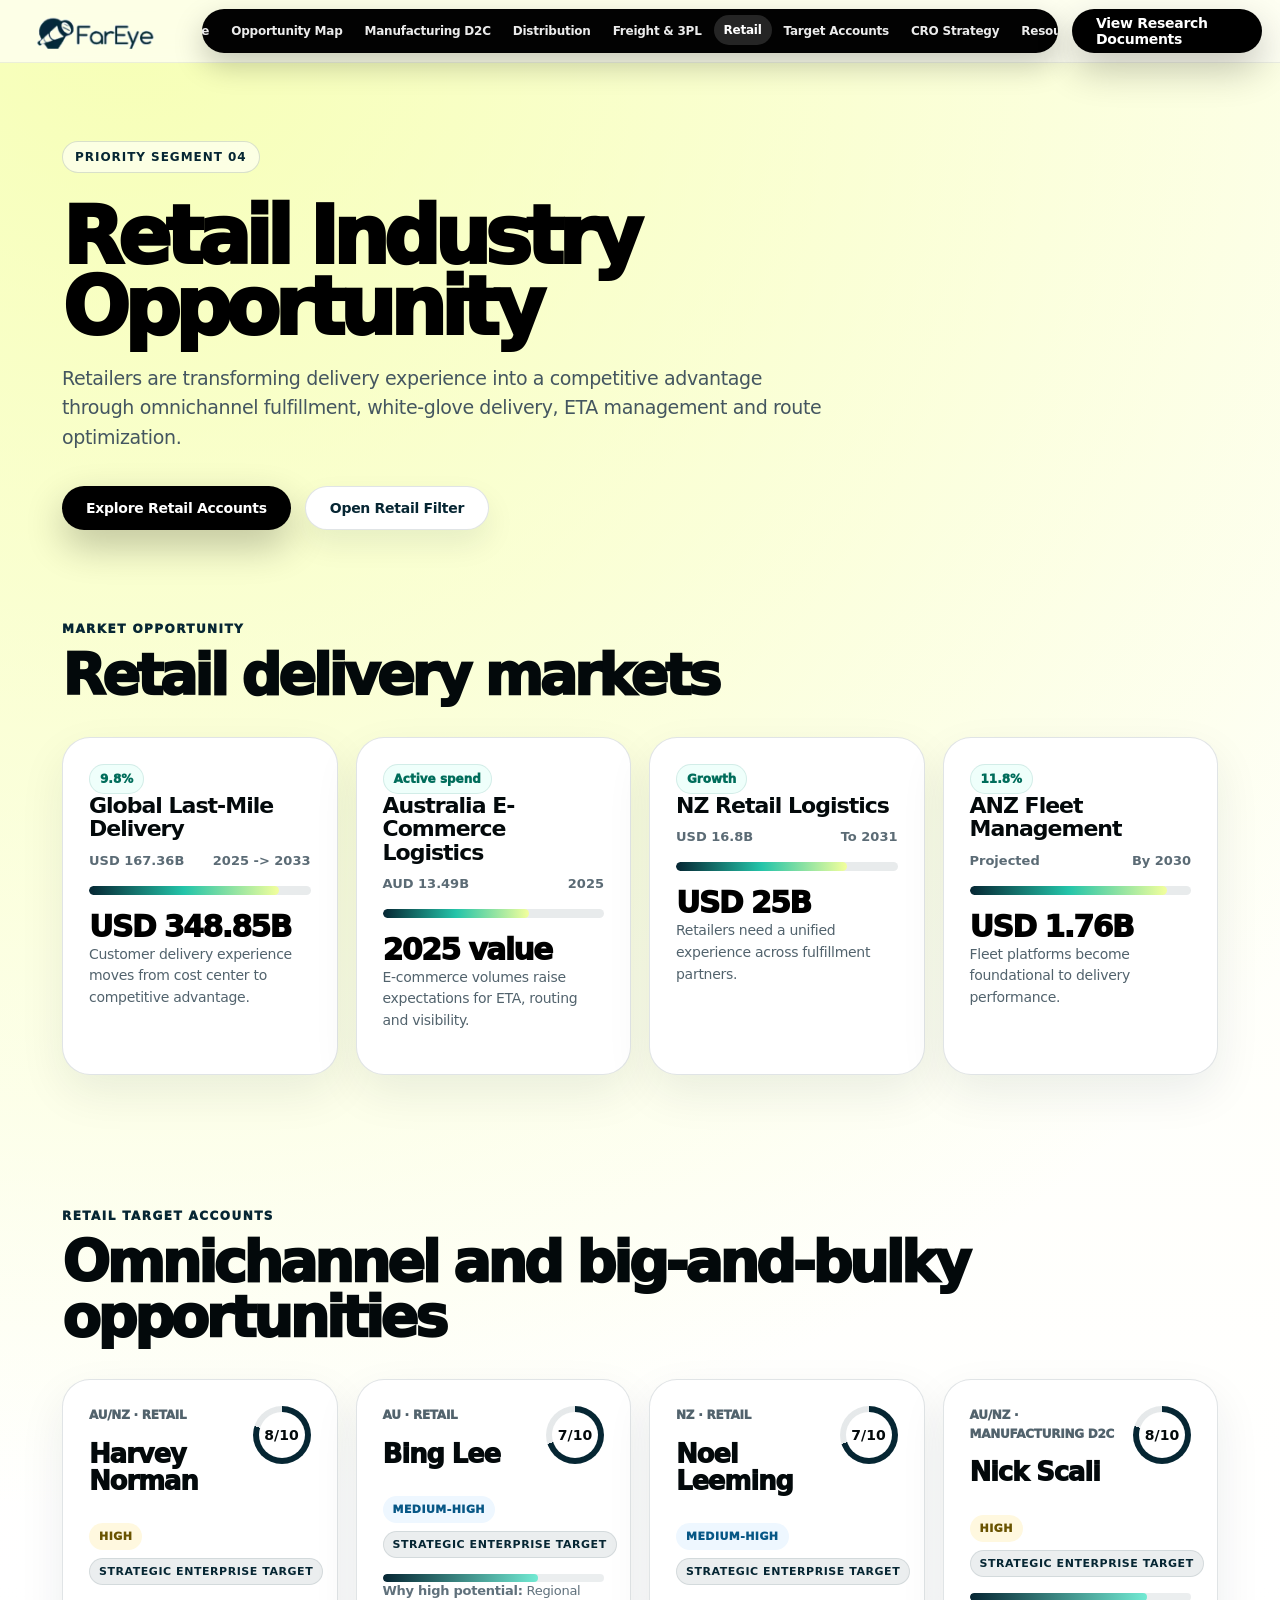
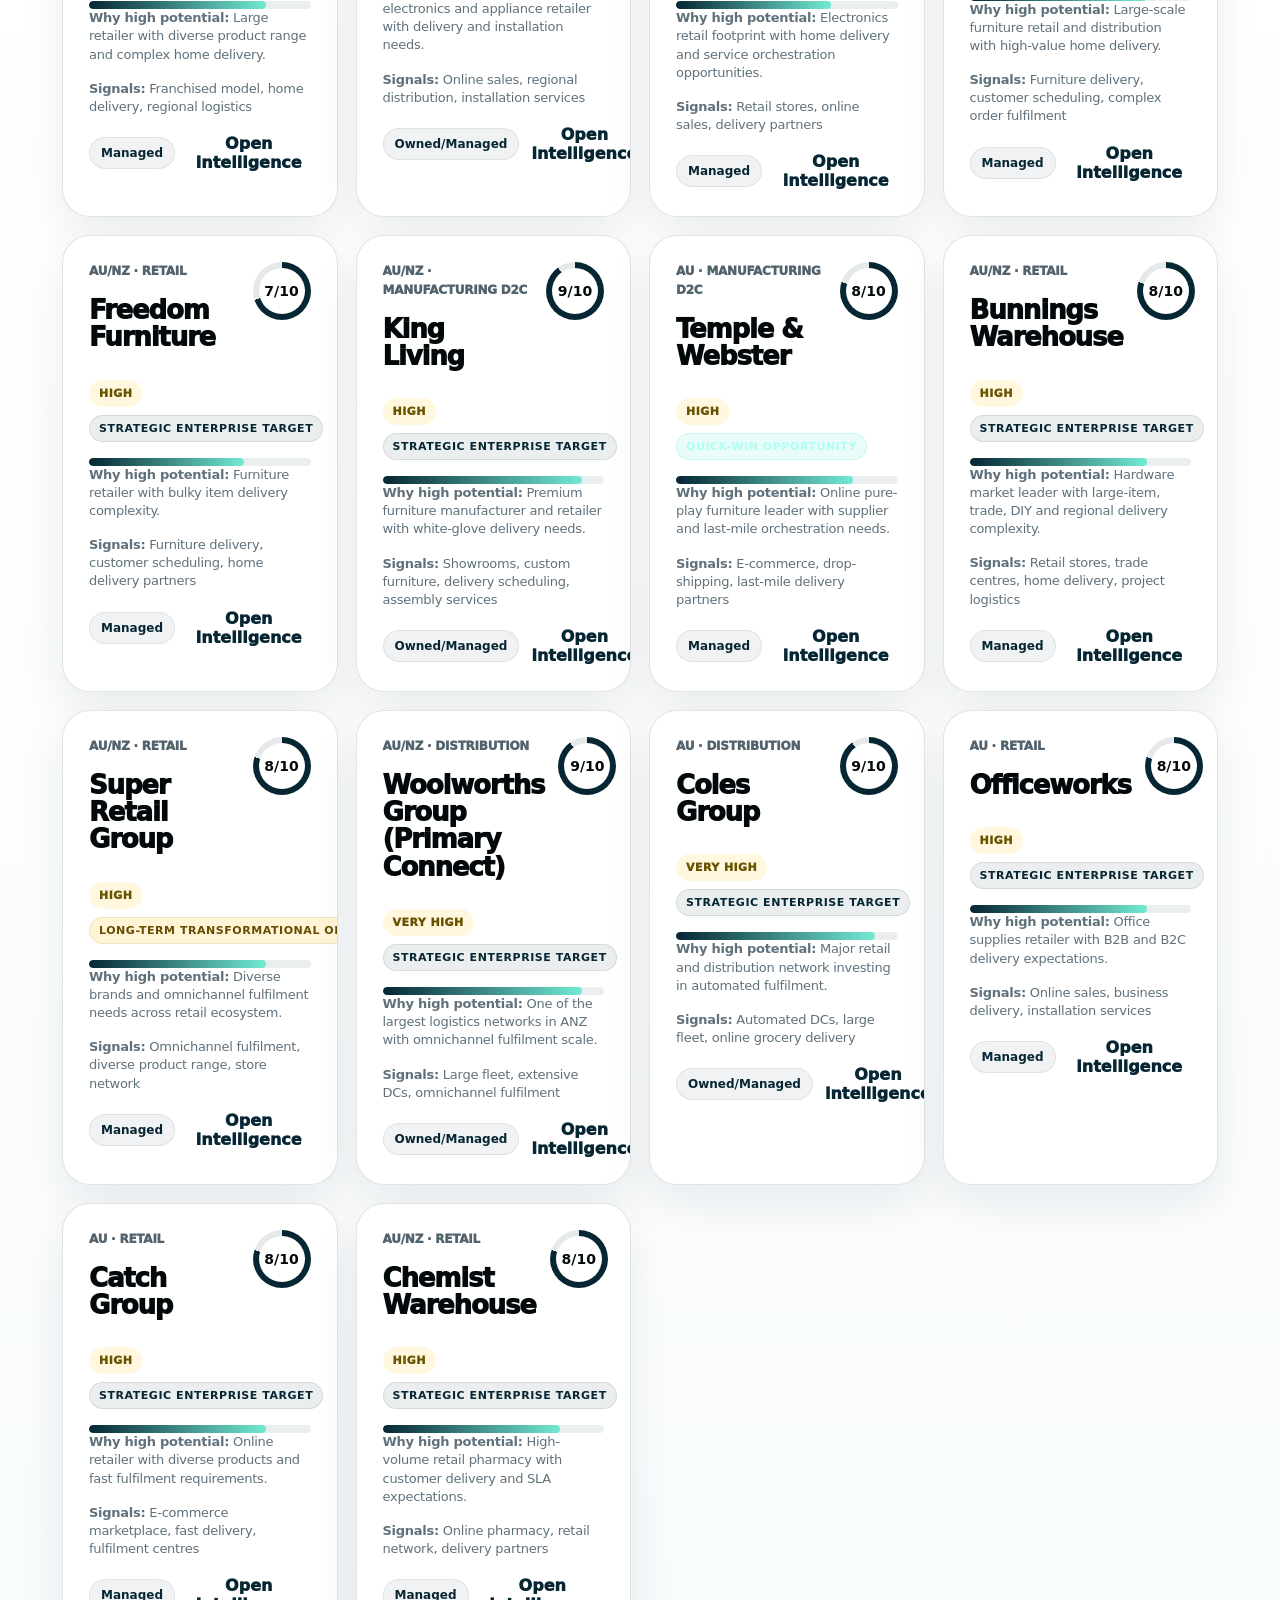
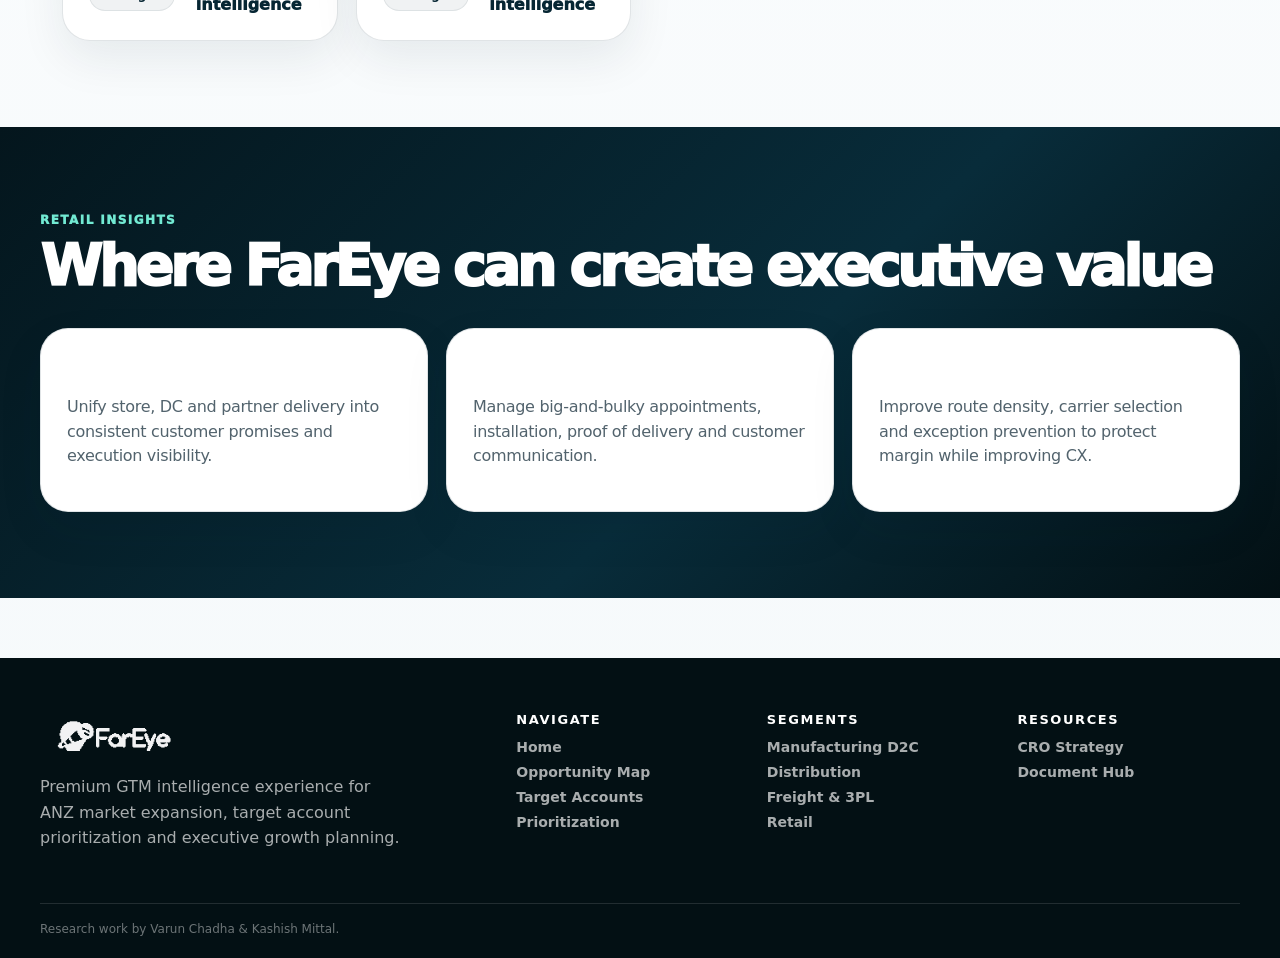
<file: fareye-anz-command-center/retail.html>
<!doctype html>
<html lang="en">
<head>
<title>Retail | FarEye ANZ</title>

<meta charset="utf-8">
<meta name="viewport" content="width=device-width, initial-scale=1">
<meta name="description" content="FarEye ANZ GTM Command Center - interactive market intelligence, target account database and sales expansion dashboard.">
<link rel="icon" href="assets/img/fareye-logo.png">
<link rel="stylesheet" href="assets/css/styles.css">
<script src="assets/js/data.js" defer></script>
<script src="assets/js/app.js" defer></script>
</head>
<body>

<header class="site-header">
  <div class="header-inner">
    <a href="index.html" class="logo-link" aria-label="FarEye ANZ home"><img src="assets/img/fareye-logo.png" alt="FarEye"></a>
    <nav class="nav-pill" aria-label="Primary navigation">
      <a href="index.html">Home</a>
<a href="opportunity-map.html">Opportunity Map</a>
<a href="manufacturing-d2c.html">Manufacturing D2C</a>
<a href="distribution.html">Distribution</a>
<a href="freight-3pl.html">Freight & 3PL</a>
<a href="retail.html">Retail</a>
<a href="target-accounts.html">Target Accounts</a>
<a href="cro-strategy.html">CRO Strategy</a>
<a href="resources.html">Resources</a>
    </nav>
    <div class="header-actions">
      <a class="header-cta" href="resources.html">View Research Documents</a>
      <button class="menu-toggle" aria-label="Open menu">Menu</button>
    </div>
  </div>
</header>

<main>

<section class="page-hero">
  <span class="eyebrow">Priority segment 04</span>
  <h1 class="page-title">Retail Industry Opportunity</h1>
  <p class="page-copy">Retailers are transforming delivery experience into a competitive advantage through omnichannel fulfillment, white-glove delivery, ETA management and route optimization.</p>
  <div class="hero-actions"><a class="btn primary" href="#retail-accounts">Explore Retail Accounts</a><a class="btn secondary" href="target-accounts.html?segment=Retail">Open Retail Filter</a></div>
</section>
<section class="section tight"><div class="section-head"><div><p class="section-label">Market opportunity</p><h2 class="section-title">Retail delivery markets</h2></div></div><div class="grid four" data-market-group="retail"></div></section>
<section class="section" id="retail-accounts"><div class="section-head"><div><p class="section-label">Retail target accounts</p><h2 class="section-title">Omnichannel and big-and-bulky opportunities</h2></div></div><div class="account-grid" data-render="accounts" data-segment="Retail" data-include="Harvey Norman|Bing Lee|Noel Leeming|Nick Scali|Freedom Furniture|King Living|Temple & Webster|Bunnings Warehouse|Super Retail Group|Woolworths Group (Primary Connect)|Coles Group|Officeworks|Catch Group|Chemist Warehouse"></div></section>
<section class="section dark"><div class="section-head"><div><p class="section-label">Retail insights</p><h2 class="section-title">Where FarEye can create executive value</h2></div></div><div class="grid three"><article class="card"><h3>Omnichannel fulfillment</h3><p>Unify store, DC and partner delivery into consistent customer promises and execution visibility.</p></article><article class="card"><h3>White-glove delivery</h3><p>Manage big-and-bulky appointments, installation, proof of delivery and customer communication.</p></article><article class="card"><h3>Delivery cost reduction</h3><p>Improve route density, carrier selection and exception prevention to protect margin while improving CX.</p></article></div></section>

</main>

<footer class="site-footer">
  <div class="footer-inner">
    <div>
      <img src="assets/img/fareye-logo.png" class="footer-logo" alt="FarEye">
      <p style="color:rgba(255,255,255,.66);line-height:1.6;max-width:360px;margin-top:18px">Premium GTM intelligence experience for ANZ market expansion, target account prioritization and executive growth planning.</p>
    </div>
    <div class="footer-links">
      <div><h4>Navigate</h4><a href="index.html">Home</a><a href="opportunity-map.html">Opportunity Map</a><a href="target-accounts.html">Target Accounts</a><a href="prioritization.html">Prioritization</a></div>
      <div><h4>Segments</h4><a href="manufacturing-d2c.html">Manufacturing D2C</a><a href="distribution.html">Distribution</a><a href="freight-3pl.html">Freight & 3PL</a><a href="retail.html">Retail</a></div>
      <div><h4>Resources</h4><a href="cro-strategy.html">CRO Strategy</a><a href="resources.html">Document Hub</a></div>
    </div>
  </div>
  <div class="footer-note">Research work by Varun Chadha &amp; Kashish Mittal.</div>
</footer>
<div class="mobile-only" style="height:1px"></div>

</body>
</html>
</file>
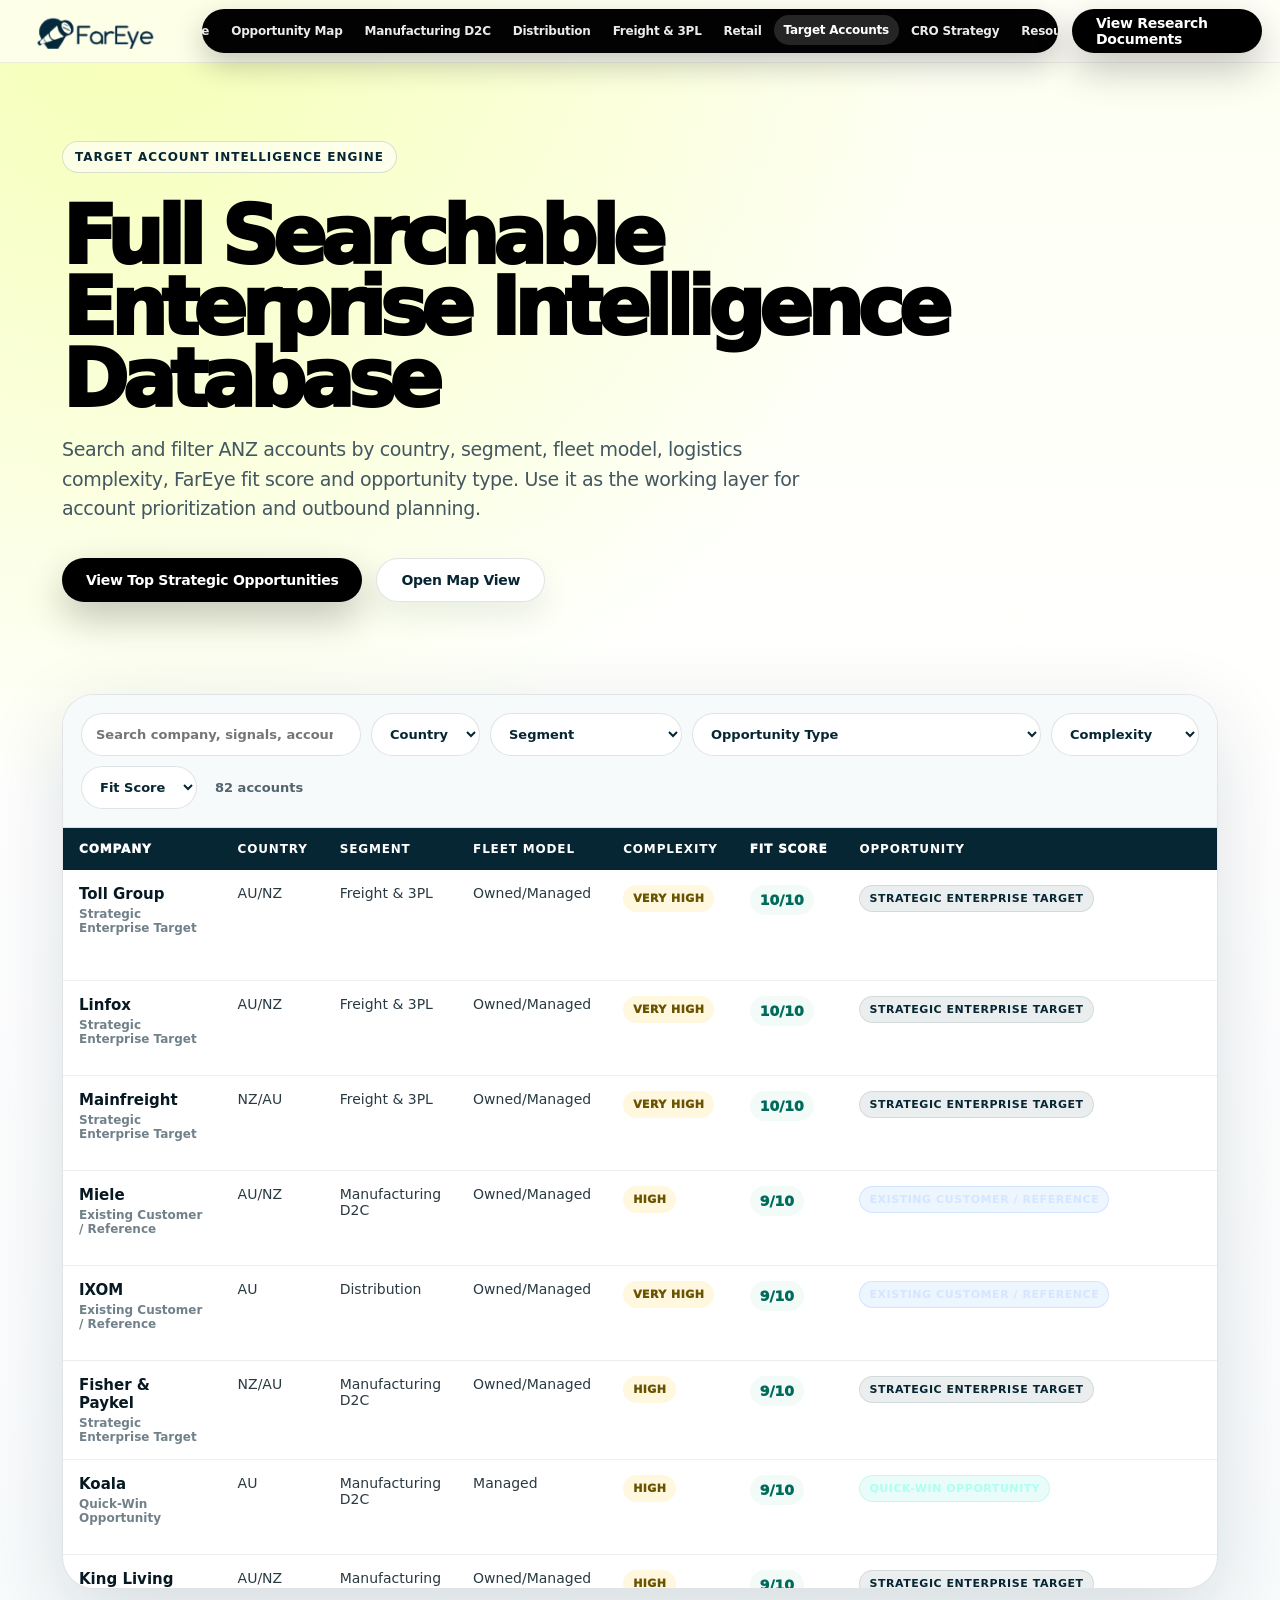
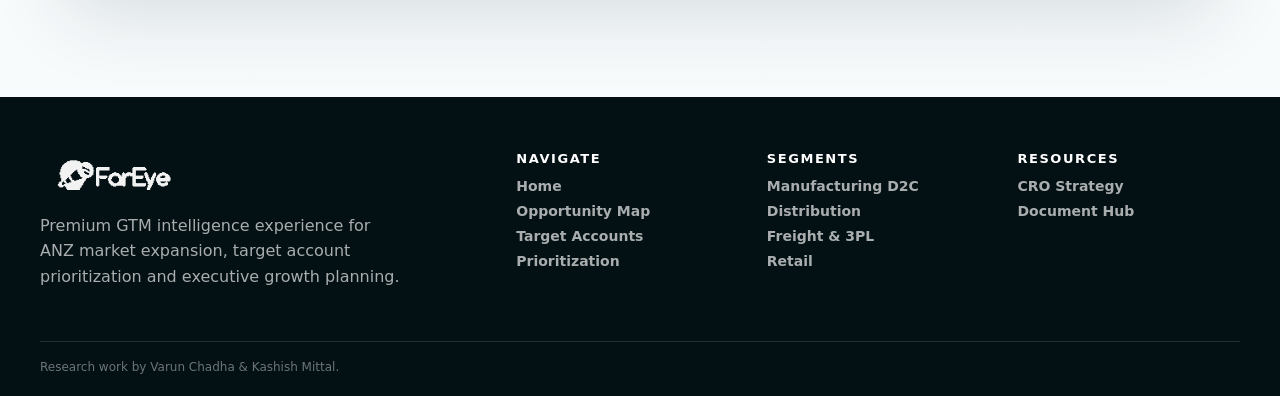
<file: fareye-anz-command-center/target-accounts.html>
<!doctype html>
<html lang="en">
<head>
<title>Target Account Database | FarEye ANZ</title>

<meta charset="utf-8">
<meta name="viewport" content="width=device-width, initial-scale=1">
<meta name="description" content="FarEye ANZ GTM Command Center - interactive market intelligence, target account database and sales expansion dashboard.">
<link rel="icon" href="assets/img/fareye-logo.png">
<link rel="stylesheet" href="assets/css/styles.css">
<script src="assets/js/data.js" defer></script>
<script src="assets/js/app.js" defer></script>
</head>
<body>

<header class="site-header">
  <div class="header-inner">
    <a href="index.html" class="logo-link" aria-label="FarEye ANZ home"><img src="assets/img/fareye-logo.png" alt="FarEye"></a>
    <nav class="nav-pill" aria-label="Primary navigation">
      <a href="index.html">Home</a>
<a href="opportunity-map.html">Opportunity Map</a>
<a href="manufacturing-d2c.html">Manufacturing D2C</a>
<a href="distribution.html">Distribution</a>
<a href="freight-3pl.html">Freight & 3PL</a>
<a href="retail.html">Retail</a>
<a href="target-accounts.html">Target Accounts</a>
<a href="cro-strategy.html">CRO Strategy</a>
<a href="resources.html">Resources</a>
    </nav>
    <div class="header-actions">
      <a class="header-cta" href="resources.html">View Research Documents</a>
      <button class="menu-toggle" aria-label="Open menu">Menu</button>
    </div>
  </div>
</header>

<main>

<section class="page-hero">
  <span class="eyebrow">Target account intelligence engine</span>
  <h1 class="page-title">Full Searchable Enterprise Intelligence Database</h1>
  <p class="page-copy">Search and filter ANZ accounts by country, segment, fleet model, logistics complexity, FarEye fit score and opportunity type. Use it as the working layer for account prioritization and outbound planning.</p>
  <div class="hero-actions"><a class="btn primary" href="prioritization.html">View Top Strategic Opportunities</a><a class="btn secondary" href="opportunity-map.html">Open Map View</a></div>
</section>
<section class="section tight"><div id="account-database"></div></section>

</main>

<footer class="site-footer">
  <div class="footer-inner">
    <div>
      <img src="assets/img/fareye-logo.png" class="footer-logo" alt="FarEye">
      <p style="color:rgba(255,255,255,.66);line-height:1.6;max-width:360px;margin-top:18px">Premium GTM intelligence experience for ANZ market expansion, target account prioritization and executive growth planning.</p>
    </div>
    <div class="footer-links">
      <div><h4>Navigate</h4><a href="index.html">Home</a><a href="opportunity-map.html">Opportunity Map</a><a href="target-accounts.html">Target Accounts</a><a href="prioritization.html">Prioritization</a></div>
      <div><h4>Segments</h4><a href="manufacturing-d2c.html">Manufacturing D2C</a><a href="distribution.html">Distribution</a><a href="freight-3pl.html">Freight & 3PL</a><a href="retail.html">Retail</a></div>
      <div><h4>Resources</h4><a href="cro-strategy.html">CRO Strategy</a><a href="resources.html">Document Hub</a></div>
    </div>
  </div>
  <div class="footer-note">Research work by Varun Chadha &amp; Kashish Mittal.</div>
</footer>
<div class="mobile-only" style="height:1px"></div>

</body>
</html>
</file>
<file: fareye-anz-command-center/assets/css/styles.css>
:root{
  --ink:#03090b;
  --navy:#062633;
  --navy-2:#0a3848;
  --slate:#5b6b75;
  --muted:#8798a3;
  --line:rgba(6,38,51,.12);
  --panel:#ffffff;
  --cream:#fbfff3;
  --pale:#f3ff9c;
  --pale-2:#fbffd2;
  --mint:#72ead3;
  --aqua:#7db4ff;
  --amber:#ffe8a5;
  --shadow:0 24px 80px rgba(6,38,51,.14);
  --shadow-strong:0 38px 100px rgba(3,9,11,.28);
  --radius:28px;
  --radius-sm:18px;
  --max:1200px;
}
*{box-sizing:border-box}
html{scroll-behavior:smooth}
body{
  margin:0;
  font-family:Inter, ui-sans-serif, system-ui, -apple-system, BlinkMacSystemFont, "Segoe UI", sans-serif;
  color:var(--ink);
  background:
    radial-gradient(circle at 10% 0%, rgba(243,255,156,.7), transparent 35%),
    linear-gradient(180deg, #fefff2 0%, #fff 38%, #f5f9fb 100%);
  overflow-x:hidden;
}
body.menu-open{overflow:hidden}
a{color:inherit;text-decoration:none}
button,input,select,textarea{font:inherit}
img{max-width:100%;display:block}
::selection{background:var(--pale);color:var(--ink)}
.site-header{
  position:sticky;
  top:0;
  z-index:1000;
  padding:8px 18px;
  backdrop-filter:blur(22px);
  background:rgba(255,255,248,.72);
  border-bottom:1px solid rgba(6,38,51,.07);
}
.header-inner{
  max-width:1320px;
  margin:0 auto;
  display:grid;
  grid-template-columns:170px minmax(0,1fr) 190px;
  gap:14px;
  align-items:center;
}
.header-inner > *{min-width:0}
.logo-link{display:inline-flex;align-items:center;gap:10px;min-width:160px}
.logo-link img{height:46px;width:auto;object-fit:contain}
.nav-pill{
  display:flex;
  align-items:center;
  justify-content:flex-start;
  gap:2px;
  padding:7px 10px;
  min-width:0;
  max-width:100%;
  border-radius:999px;
  background:#020202;
  box-shadow:0 12px 30px rgba(3,9,11,.22);
  overflow-x:auto;
  scrollbar-width:none;
  white-space:nowrap;
}
.nav-pill::-webkit-scrollbar{display:none}
.nav-pill a{
  color:#fff;
  font-size:12px;
  font-weight:700;
  letter-spacing:-.02em;
  padding:8px 10px;
  flex:0 0 auto;
  border-radius:999px;
  transition:all .25s ease;
  opacity:.92;
}
.nav-pill a:hover,.nav-pill a.active{background:rgba(255,255,255,.14);opacity:1;transform:translateY(-1px)}
.header-actions{display:flex;align-items:center;justify-content:flex-end;gap:10px}
.header-cta,.btn{
  appearance:none;
  border:0;
  cursor:pointer;
  display:inline-flex;
  align-items:center;
  justify-content:center;
  gap:10px;
  min-height:44px;
  padding:0 24px;
  border-radius:999px;
  font-weight:800;
  font-size:14px;
  letter-spacing:-.02em;
  transition:transform .25s ease, box-shadow .25s ease, background .25s ease, border-color .25s ease;
}
.header-cta,.btn.primary{background:#000;color:#fff;box-shadow:0 16px 38px rgba(0,0,0,.24)}
.header-cta:hover,.btn.primary:hover{transform:translateY(-2px);box-shadow:0 20px 46px rgba(0,0,0,.3)}
.btn.secondary{background:#fff;color:var(--navy);border:1px solid var(--line);box-shadow:0 14px 30px rgba(6,38,51,.08)}
.btn.secondary:hover{transform:translateY(-2px);box-shadow:0 18px 40px rgba(6,38,51,.14)}
.btn.ghost{background:transparent;color:var(--navy);border:1px solid rgba(6,38,51,.2)}
.btn.ghost:hover{background:#fff;transform:translateY(-2px)}
.menu-toggle{display:none;background:#000;color:#fff;border:0;border-radius:999px;padding:12px 14px;font-weight:800}
.hero{
  position:relative;
  overflow:hidden;
  min-height:calc(100vh - 65px);
  background:
    radial-gradient(circle at 46% 21%, rgba(234,255,101,.8), transparent 26%),
    radial-gradient(circle at 70% 12%, rgba(255,255,255,.75), transparent 31%),
    linear-gradient(110deg, #fff 0%, #fbffe2 39%, #f0ff90 55%, #fcfff4 100%);
  border-bottom:1px solid rgba(6,38,51,.08);
}
.hero:before,.hero:after{content:"";position:absolute;border-radius:999px;filter:blur(6px);opacity:.45;pointer-events:none}
.hero:before{width:600px;height:600px;right:-180px;top:-180px;background:radial-gradient(circle, rgba(126,231,210,.45), transparent 62%)}
.hero:after{width:520px;height:520px;left:-220px;bottom:-260px;background:radial-gradient(circle, rgba(125,180,255,.25), transparent 60%)}
.hero-shell{
  max-width:1320px;
  margin:0 auto;
  padding:84px 22px 56px;
  display:grid;
  grid-template-columns:minmax(0,1.04fr) minmax(420px,.96fr);
  gap:34px;
  align-items:center;
  position:relative;
  z-index:2;
}
.eyebrow{
  display:inline-flex;
  align-items:center;
  gap:8px;
  padding:8px 12px;
  border:1px solid rgba(6,38,51,.14);
  background:rgba(255,255,255,.58);
  border-radius:999px;
  color:var(--navy);
  font-size:12px;
  font-weight:900;
  text-transform:uppercase;
  letter-spacing:.08em;
  backdrop-filter:blur(14px);
}
.hero-title,.page-title{
  font-size:clamp(48px, 7.4vw, 96px);
  line-height:.9;
  letter-spacing:-.075em;
  margin:28px 0 24px;
  font-weight:950;
  color:#000;
}
.page-title{font-size:clamp(44px, 6.2vw, 84px);max-width:960px}
.hero-kicker{
  font-size:clamp(22px,2.4vw,31px);
  line-height:1.12;
  color:#8aa2ff;
  font-weight:650;
  letter-spacing:-.045em;
  margin:0 0 28px;
}
.hero-kicker strong{font-weight:950;color:#7f97ff}
.hero-copy,.page-copy{
  max-width:650px;
  font-size:18px;
  line-height:1.55;
  color:#111;
  letter-spacing:-.02em;
  margin:0 0 34px;
}
.page-copy{color:#445660;font-size:19px;max-width:760px}
.hero-actions,.section-actions{display:flex;flex-wrap:wrap;gap:14px;align-items:center}
.hero-visual{
  position:relative;
  min-height:560px;
  border-radius:36px;
  padding:24px;
  background:
    linear-gradient(145deg, rgba(6,38,51,.94), rgba(1,10,15,.97)),
    radial-gradient(circle at top right, rgba(114,234,211,.25), transparent 34%);
  color:#fff;
  box-shadow:var(--shadow-strong);
  overflow:hidden;
  transform-style:preserve-3d;
}
.hero-visual:before{content:"";position:absolute;inset:1px;border-radius:35px;border:1px solid rgba(255,255,255,.14);pointer-events:none}
.visual-top{display:flex;justify-content:space-between;align-items:center;gap:18px;position:relative;z-index:2}
.visual-label{font-size:12px;text-transform:uppercase;letter-spacing:.1em;color:rgba(255,255,255,.62);font-weight:900}
.live-chip{display:inline-flex;align-items:center;gap:8px;background:rgba(255,255,255,.1);border:1px solid rgba(255,255,255,.18);border-radius:999px;padding:8px 12px;font-size:12px;font-weight:900;color:#dbfff9}
.live-chip i{width:8px;height:8px;border-radius:999px;background:var(--mint);box-shadow:0 0 0 0 rgba(114,234,211,.6);animation:pulse 1.6s infinite}
.hero-map{position:absolute;inset:88px 20px 92px;opacity:.95}
.hero-map svg{width:100%;height:100%;overflow:visible}
.route-line{stroke-dasharray:8 12;animation:route 13s linear infinite}
.pulse-dot{animation:mapPulse 2.3s ease-in-out infinite;transform-origin:center}
.floating-card{
  position:absolute;
  z-index:3;
  width:min(255px,45%);
  padding:16px;
  border-radius:22px;
  background:rgba(255,255,255,.12);
  border:1px solid rgba(255,255,255,.18);
  backdrop-filter:blur(18px);
  box-shadow:0 20px 50px rgba(0,0,0,.22);
  animation:floaty 7s ease-in-out infinite;
}
.floating-card:nth-of-type(2){animation-delay:-2s}
.floating-card:nth-of-type(3){animation-delay:-4s}
.floating-card h4{font-size:14px;margin:0 0 10px;letter-spacing:-.02em;color:#fff}
.floating-card ul{list-style:none;margin:0 0 12px;padding:0;display:grid;gap:6px;color:rgba(255,255,255,.82);font-size:13px}
.badge{display:inline-flex;align-items:center;gap:6px;border-radius:999px;padding:6px 9px;font-size:11px;font-weight:900;text-transform:uppercase;letter-spacing:.05em;border:1px solid transparent;white-space:nowrap}
.badge.value{background:rgba(234,255,101,.16);color:#f7ffb5;border-color:rgba(234,255,101,.28)}
.badge.quick{background:rgba(114,234,211,.15);color:#adfff2;border-color:rgba(114,234,211,.28)}
.badge.core{background:rgba(125,180,255,.14);color:#d4e6ff;border-color:rgba(125,180,255,.25)}
.badge.strategic{background:rgba(6,38,51,.08);color:var(--navy);border-color:rgba(6,38,51,.1)}
.badge.long{background:rgba(255,232,165,.45);color:#654c00;border-color:rgba(101,76,0,.1)}
.f-card-1{left:24px;top:128px}.f-card-2{right:20px;top:238px}.f-card-3{left:92px;bottom:35px}
.visual-kpis{position:absolute;right:22px;bottom:26px;display:grid;grid-template-columns:1fr 1fr;gap:10px;z-index:3;max-width:255px}
.visual-kpi{padding:12px;border-radius:18px;background:rgba(255,255,255,.1);border:1px solid rgba(255,255,255,.14)}
.visual-kpi strong{display:block;font-size:22px;letter-spacing:-.04em}.visual-kpi span{font-size:11px;color:rgba(255,255,255,.65);font-weight:700}
.section{max-width:var(--max);margin:0 auto;padding:86px 22px;position:relative}
.section.tight{padding-top:48px;padding-bottom:48px}
.section.dark{
  max-width:none;
  background:linear-gradient(135deg, #04161d, #082c3a 58%, #031014);
  color:#fff;
  padding-left:max(22px, calc((100vw - var(--max))/2));
  padding-right:max(22px, calc((100vw - var(--max))/2));
  overflow:hidden;
}
.section.dark .section-copy{color:rgba(255,255,255,.72)}
.section-head{display:flex;justify-content:space-between;gap:24px;align-items:end;margin-bottom:34px}
.section-head .section-copy{margin:0;max-width:600px}
.section-label{font-size:12px;text-transform:uppercase;letter-spacing:.12em;font-weight:950;color:var(--navy);margin:0 0 12px}.section.dark .section-label{color:var(--mint)}
.section-title{font-size:clamp(34px,4.4vw,62px);letter-spacing:-.065em;line-height:.98;margin:0;font-weight:950;color:var(--ink)}.section.dark .section-title{color:#fff}
.section-copy{font-size:18px;line-height:1.6;color:#52636d;letter-spacing:-.02em;margin:16px 0 0;max-width:740px}
.kpi-strip{max-width:1320px;margin:-30px auto 0;padding:0 22px 40px;display:grid;grid-template-columns:repeat(5,1fr);gap:14px;position:relative;z-index:4}
.kpi-card,.metric-card{
  background:rgba(255,255,255,.86);
  border:1px solid var(--line);
  border-radius:24px;
  padding:20px;
  box-shadow:0 20px 50px rgba(6,38,51,.09);
  backdrop-filter:blur(16px);
  overflow:hidden;
  position:relative;
}
.kpi-card:after,.metric-card:after,.card:after{content:"";position:absolute;inset:0;background:linear-gradient(135deg, rgba(234,255,101,.2), transparent 42%);opacity:0;transition:.3s;pointer-events:none}
.kpi-card:hover:after,.metric-card:hover:after,.card:hover:after{opacity:1}
.kpi-value{font-size:32px;font-weight:950;letter-spacing:-.06em;color:#000;line-height:1}.kpi-label{font-size:13px;color:#566872;font-weight:800;margin-top:9px;line-height:1.25}
.grid{display:grid;gap:18px}.grid.two{grid-template-columns:repeat(2, minmax(0,1fr))}.grid.three{grid-template-columns:repeat(3, minmax(0,1fr))}.grid.four{grid-template-columns:repeat(4, minmax(0,1fr))}.grid.auto{grid-template-columns:repeat(auto-fit, minmax(250px, 1fr))}
.card{
  position:relative;
  background:#fff;
  border:1px solid var(--line);
  border-radius:var(--radius);
  padding:26px;
  box-shadow:0 18px 46px rgba(6,38,51,.08);
  transition:transform .25s ease, box-shadow .25s ease, border-color .25s ease;
  overflow:hidden;
}
.card:hover{transform:translateY(-7px);box-shadow:0 28px 70px rgba(6,38,51,.15);border-color:rgba(6,38,51,.22)}
.card.dark-card{background:linear-gradient(145deg, #082c3a, #031014);color:#fff;border-color:rgba(255,255,255,.12)}
.card.dark-card p,.card.dark-card .muted{color:rgba(255,255,255,.72)}
.card h3{font-size:26px;letter-spacing:-.045em;line-height:1.05;margin:0 0 12px}.card p{color:#52636d;line-height:1.55;margin:0 0 16px;letter-spacing:-.02em}.card ul{margin:18px 0 0;padding:0;list-style:none;display:grid;gap:8px}.card li{display:flex;gap:9px;align-items:center;color:#42545f;font-size:14px;font-weight:750}.card li:before{content:"";width:7px;height:7px;border-radius:50%;background:var(--navy);flex:0 0 auto}.card.dark-card li{color:rgba(255,255,255,.82)}.card.dark-card li:before{background:var(--mint)}
.segment-card{min-height:360px;display:flex;flex-direction:column;justify-content:space-between}.segment-card .btn{align-self:flex-start}.segment-number{font-size:13px;font-weight:950;color:var(--muted);letter-spacing:.12em}.segment-card h3{font-size:32px}.segment-accounts{display:flex;flex-wrap:wrap;gap:8px;margin:18px 0}.pill{display:inline-flex;align-items:center;gap:8px;border-radius:999px;background:rgba(6,38,51,.06);border:1px solid rgba(6,38,51,.08);padding:8px 11px;font-size:12px;font-weight:850;color:var(--navy)}
.insight-tiles{grid-template-columns:repeat(6,1fr)}.insight-tile{padding:20px;border-radius:22px;background:#fff;border:1px solid var(--line);box-shadow:0 16px 38px rgba(6,38,51,.07)}.insight-tile strong{display:block;font-size:24px;letter-spacing:-.04em}.insight-tile span{display:block;margin-top:8px;color:#647681;font-size:13px;line-height:1.3;font-weight:700}
.chart-card .chart-line{height:9px;background:rgba(6,38,51,.09);border-radius:999px;overflow:hidden;margin:18px 0 14px}.chart-card .chart-fill{height:100%;width:0;border-radius:999px;background:linear-gradient(90deg, var(--navy), #24c4a9, var(--pale));transition:width 1.2s cubic-bezier(.22,1,.36,1)}.chart-meta{display:flex;justify-content:space-between;gap:14px;color:#5b6b75;font-size:13px;font-weight:800}.chart-card .market-end{font-size:30px;font-weight:950;letter-spacing:-.055em;color:#000}.chart-card h3{font-size:22px}.chart-card p{font-size:14px}.growth-badge{display:inline-flex;border-radius:999px;background:#effffb;color:#006d5b;font-weight:950;font-size:12px;padding:7px 10px;border:1px solid rgba(0,109,91,.12)}
.page-hero{padding:78px 22px 44px;max-width:var(--max);margin:0 auto}.page-hero .page-title{margin-bottom:20px}.hero-mini-grid{display:grid;grid-template-columns:repeat(4,1fr);gap:14px;margin-top:32px}.mini-stat{padding:18px;border-radius:22px;background:rgba(255,255,255,.75);border:1px solid var(--line);box-shadow:0 18px 46px rgba(6,38,51,.07)}.mini-stat strong{font-size:28px;letter-spacing:-.05em}.mini-stat span{display:block;color:#5b6b75;font-weight:800;font-size:13px;margin-top:4px}
.account-grid{display:grid;grid-template-columns:repeat(auto-fit,minmax(270px,1fr));gap:18px}.account-card{min-height:310px}.account-top{display:flex;justify-content:space-between;gap:14px;align-items:flex-start}.account-name{font-size:22px;font-weight:950;letter-spacing:-.04em;line-height:1.05;margin:0}.country{font-size:12px;font-weight:950;color:#697a84;text-transform:uppercase;letter-spacing:.08em}.score-ring{width:58px;height:58px;border-radius:50%;display:grid;place-items:center;background:conic-gradient(var(--navy) calc(var(--score)*10%), rgba(6,38,51,.1) 0);position:relative;flex:0 0 58px}.score-ring:before{content:"";position:absolute;inset:6px;background:#fff;border-radius:50%}.score-ring strong{position:relative;font-size:14px;z-index:1}.account-card .meta{display:flex;flex-wrap:wrap;gap:8px;margin:16px 0}.complexity{display:inline-flex;border-radius:999px;padding:7px 10px;font-size:11px;font-weight:950;letter-spacing:.04em;text-transform:uppercase}.complexity.Very\ High{background:#fff0ec;color:#9e2b00}.complexity.High{background:#fff8df;color:#695300}.complexity.Medium-High{background:#eef7ff;color:#075786}.complexity.Medium{background:#ecfff8;color:#00634f}.fitbar{height:8px;border-radius:999px;background:rgba(6,38,51,.08);overflow:hidden}.fitbar i{display:block;height:100%;width:calc(var(--score)*10%);background:linear-gradient(90deg,var(--navy),var(--mint));border-radius:inherit}.account-card .small{font-size:13px;color:#60717c;line-height:1.4}.account-actions{display:flex;justify-content:space-between;align-items:center;margin-top:18px;gap:12px}.text-link{border:0;background:transparent;color:var(--navy);font-weight:950;cursor:pointer;padding:0}.text-link:hover{text-decoration:underline}
.accordion{display:grid;gap:12px}.accordion-item{border:1px solid var(--line);background:#fff;border-radius:20px;overflow:hidden;box-shadow:0 12px 34px rgba(6,38,51,.06)}.accordion-button{width:100%;display:flex;justify-content:space-between;align-items:center;gap:18px;background:transparent;border:0;text-align:left;padding:20px 22px;font-weight:950;color:#051923;cursor:pointer}.accordion-button span{font-size:18px;letter-spacing:-.02em}.accordion-panel{max-height:0;overflow:hidden;transition:max-height .32s ease}.accordion-panel p{margin:0;padding:0 22px 22px;color:#52636d;line-height:1.6}.accordion-item.open .accordion-panel{max-height:260px}.accordion-item.open .accordion-icon{transform:rotate(45deg)}.accordion-icon{transition:.25s;font-weight:900;font-size:22px}
.architecture{border-radius:30px;background:#fff;border:1px solid var(--line);box-shadow:0 24px 70px rgba(6,38,51,.1);padding:26px;overflow:hidden}.flow-row{display:grid;grid-template-columns:1fr 90px 1.15fr 90px 1fr;gap:14px;align-items:center}.flow-box{border-radius:22px;background:linear-gradient(180deg,#fff,#f8fbfc);border:1px solid var(--line);padding:20px;text-align:center;min-height:118px;display:grid;place-items:center}.flow-box strong{font-size:19px;letter-spacing:-.03em}.flow-box span{display:block;margin-top:6px;color:#62737d;font-size:13px;font-weight:750}.flow-arrow{height:2px;background:linear-gradient(90deg,var(--navy),var(--mint));position:relative}.flow-arrow:after{content:"";position:absolute;right:0;top:50%;width:10px;height:10px;border-top:2px solid var(--mint);border-right:2px solid var(--mint);transform:translateY(-50%) rotate(45deg)}
.map-layout{display:grid;grid-template-columns:minmax(0,1.2fr) 360px;gap:22px;align-items:stretch}.map-panel{border-radius:32px;background:linear-gradient(145deg,#062633,#031014);padding:20px;color:#fff;box-shadow:var(--shadow-strong);min-height:680px;position:relative;overflow:hidden}.map-panel:before{content:"";position:absolute;inset:1px;border-radius:31px;border:1px solid rgba(255,255,255,.12)}.map-controls{display:flex;flex-wrap:wrap;gap:10px;margin-bottom:16px;position:relative;z-index:3}.map-controls select,.map-controls button,.database-controls select,.database-controls input{border:1px solid var(--line);background:#fff;border-radius:999px;padding:12px 14px;color:var(--navy);font-size:13px;font-weight:850;outline:none}.map-zoom{margin-left:auto}.anz-map-wrap{position:relative;height:570px;border-radius:26px;background:radial-gradient(circle at center,rgba(114,234,211,.12),transparent 58%);overflow:hidden;transform-origin:center;transition:transform .28s ease}.anz-svg{position:absolute;inset:0;width:100%;height:100%}.map-pin{position:absolute;width:16px;height:16px;border-radius:50%;border:2px solid #fff;box-shadow:0 0 0 7px rgba(255,255,255,.08),0 8px 24px rgba(0,0,0,.28);transform:translate(-50%,-50%);cursor:pointer;transition:.22s;z-index:4}.map-pin:hover{transform:translate(-50%,-50%) scale(1.45)}.map-pin.Existing{background:#7db4ff}.map-pin.Strategic{background:#eaff65}.map-pin.Quick-Win{background:#72ead3}.map-pin.Long-Term{background:#ffe8a5}.map-pin.hidden{display:none}.map-legend{display:flex;flex-wrap:wrap;gap:10px;margin-top:16px}.legend-item{display:flex;align-items:center;gap:8px;font-size:12px;color:rgba(255,255,255,.75);font-weight:800}.legend-dot{width:10px;height:10px;border-radius:50%;display:inline-block}.detail-panel{border-radius:32px;background:#fff;border:1px solid var(--line);box-shadow:var(--shadow);padding:26px;min-height:680px}.detail-panel h3{font-size:30px;letter-spacing:-.05em;line-height:1.05;margin:0 0 12px}.detail-panel .empty{color:#657782;line-height:1.55}.pin-list{display:grid;gap:10px;margin-top:20px;max-height:350px;overflow:auto;padding-right:4px}.pin-list button{text-align:left;border:1px solid var(--line);background:#fff;border-radius:16px;padding:12px;cursor:pointer;transition:.2s}.pin-list button:hover{background:#f5fbfd;transform:translateX(2px)}.pin-list strong{display:block}.pin-list span{display:block;color:#60717c;font-size:12px;margin-top:3px;font-weight:800}
.database-card{background:#fff;border:1px solid var(--line);border-radius:32px;box-shadow:var(--shadow);overflow:hidden}.database-controls{display:flex;flex-wrap:wrap;gap:10px;padding:18px;border-bottom:1px solid var(--line);background:#f7fafb}.database-controls input{min-width:260px;flex:1}.table-wrap{overflow:auto;max-height:760px}.account-table{width:100%;border-collapse:collapse;min-width:1100px}.account-table th{position:sticky;top:0;z-index:2;background:#062633;color:#fff;text-align:left;padding:14px 16px;font-size:12px;text-transform:uppercase;letter-spacing:.07em;white-space:nowrap}.account-table td{padding:15px 16px;border-bottom:1px solid rgba(6,38,51,.08);vertical-align:top;color:#2a3a42;font-size:14px}.account-table tr:hover td{background:#f7fbfc}.table-company strong{font-size:15px;color:#061923}.table-company span{display:block;color:#71818a;font-size:12px;margin-top:4px;font-weight:800}.score-pill{display:inline-flex;min-width:54px;justify-content:center;border-radius:999px;padding:7px 10px;background:#f2fbf8;color:#006b5a;font-weight:950}.result-count{display:flex;align-items:center;color:#52636d;font-size:13px;font-weight:900;padding:0 8px}.sort-button{background:transparent;border:0;color:#fff;font:inherit;font-weight:950;text-transform:uppercase;letter-spacing:.07em;cursor:pointer;padding:0;display:inline-flex;align-items:center;gap:5px}
.rank-grid{display:grid;grid-template-columns:repeat(auto-fit,minmax(250px,1fr));gap:18px}.rank-card{counter-increment:rank;padding:24px}.rank-card:before{content:counter(rank, decimal-leading-zero);position:absolute;right:18px;top:16px;font-size:48px;font-weight:950;letter-spacing:-.06em;color:rgba(6,38,51,.08)}.priority-list{counter-reset:rank}.matrix{display:grid;grid-template-columns:repeat(4,1fr);gap:18px}.matrix-col{background:#fff;border:1px solid var(--line);border-radius:28px;padding:20px;box-shadow:0 18px 48px rgba(6,38,51,.08)}.matrix-col h3{margin:0 0 16px;letter-spacing:-.04em}.matrix-col .pill{margin:4px 4px 4px 0}
.phase-grid{display:grid;grid-template-columns:1fr 1fr;gap:20px}.phase-card{position:relative;overflow:hidden;min-height:340px}.phase-card .phase-label{font-size:12px;text-transform:uppercase;letter-spacing:.12em;font-weight:950;color:var(--muted)}.phase-card h3{font-size:34px}.phase-steps{display:grid;gap:10px;margin-top:20px}.phase-step{display:flex;align-items:center;gap:12px;border:1px solid var(--line);background:#fff;border-radius:16px;padding:12px}.step-num{width:28px;height:28px;border-radius:50%;background:var(--navy);color:#fff;display:grid;place-items:center;font-weight:950;font-size:12px}.compare-grid{display:grid;grid-template-columns:1fr 1fr;gap:18px}.compare-list{display:grid;gap:10px;margin:16px 0 0}.compare-item{padding:12px;border-radius:14px;background:#f6fafb;font-weight:800;color:#334750}.compare-item.positive:before{content:"✓ ";color:#087d67}.compare-item.negative:before{content:"× ";color:#9b2d10}.outcome-grid{display:grid;grid-template-columns:repeat(4,1fr);gap:14px}.outcome-card{background:#fff;border:1px solid var(--line);border-radius:24px;padding:22px;text-align:center;box-shadow:0 18px 44px rgba(6,38,51,.07)}.outcome-card strong{font-size:34px;letter-spacing:-.05em}.outcome-card span{display:block;color:#5f707a;font-size:13px;line-height:1.3;font-weight:800;margin-top:8px}
.resource-card{min-height:320px;display:flex;flex-direction:column;justify-content:space-between}.document-icon{width:56px;height:72px;border-radius:14px;background:linear-gradient(145deg,var(--navy),#000);position:relative;margin-bottom:18px;box-shadow:0 14px 28px rgba(6,38,51,.18)}.document-icon:after{content:"";position:absolute;right:0;top:0;border-left:16px solid transparent;border-bottom:16px solid rgba(255,255,255,.2)}.contact-grid{display:grid;grid-template-columns:1fr 1fr;gap:22px}.contact-card{background:#fff;border:1px solid var(--line);border-radius:32px;padding:28px;box-shadow:var(--shadow)}.contact-form{display:grid;gap:14px}.contact-form input,.contact-form textarea{width:100%;border:1px solid var(--line);border-radius:18px;padding:14px 16px;outline:none;background:#f8fbfc;color:var(--ink);resize:vertical}.contact-form input:focus,.contact-form textarea:focus{border-color:var(--navy);box-shadow:0 0 0 4px rgba(6,38,51,.08)}.form-note{font-size:13px;color:#657782;font-weight:800}
.site-footer{background:#031014;color:#fff;padding:54px 22px 22px;margin-top:60px}.footer-inner{max-width:var(--max);margin:0 auto;display:grid;grid-template-columns:1.2fr 2fr;gap:42px}.footer-logo{height:44px;width:auto;filter:brightness(0) invert(1);opacity:.95}.footer-links{display:grid;grid-template-columns:repeat(3,1fr);gap:28px}.footer-links h4{margin:0 0 12px;color:#fff;font-size:13px;text-transform:uppercase;letter-spacing:.12em}.footer-links a{display:block;color:rgba(255,255,255,.66);font-size:14px;margin:9px 0;font-weight:700}.footer-links a:hover{color:#fff}.footer-note{max-width:var(--max);margin:36px auto 0;padding-top:18px;border-top:1px solid rgba(255,255,255,.12);font-size:12px;color:rgba(255,255,255,.42)}
.modal{position:fixed;inset:0;z-index:5000;background:rgba(3,9,11,.64);display:none;align-items:center;justify-content:center;padding:22px;backdrop-filter:blur(10px)}.modal.open{display:flex}.modal-dialog{width:min(640px,100%);background:#fff;border-radius:30px;padding:28px;box-shadow:var(--shadow-strong);position:relative}.modal-close{position:absolute;right:18px;top:18px;width:38px;height:38px;border-radius:50%;border:1px solid var(--line);background:#fff;cursor:pointer;font-weight:950}.modal h3{font-size:34px;letter-spacing:-.055em;margin:0 0 12px}.modal p{color:#52636d;line-height:1.55}.modal-grid{display:grid;grid-template-columns:1fr 1fr;gap:12px;margin-top:18px}.modal-metric{padding:14px;border-radius:18px;background:#f6fafb;border:1px solid var(--line)}.modal-metric span{display:block;color:#6b7b84;font-size:12px;font-weight:900;text-transform:uppercase;letter-spacing:.08em}.modal-metric strong{display:block;margin-top:4px;color:#061923}
.reveal{opacity:0;transform:translateY(22px);transition:opacity .7s ease, transform .7s ease}.reveal.in{opacity:1;transform:none}.muted{color:#60717c}.desktop-only{display:block}.mobile-only{display:none}.spacer{height:28px}
@keyframes pulse{70%{box-shadow:0 0 0 10px rgba(114,234,211,0)}}
@keyframes route{to{stroke-dashoffset:-260}}
@keyframes mapPulse{50%{opacity:.45;transform:scale(1.25)}}
@keyframes floaty{0%,100%{transform:translateY(0)}50%{transform:translateY(-14px)}}

@media (min-width:1280px){.nav-pill{justify-content:center}}

/* CRO strategy content refinements */
.person-block{margin:16px 0;padding:14px 16px;border-radius:18px;background:rgba(6,38,51,.045);border:1px solid rgba(6,38,51,.08)}
.person-block strong{display:block;color:var(--navy);font-size:14px;letter-spacing:.02em;margin-bottom:5px}
.person-block p{margin:0;color:#465b65;line-height:1.55}
.phase-step .step-num{width:auto;min-width:92px;padding:0 10px;border-radius:999px;font-size:11px}
.recommendation-card{background:linear-gradient(135deg,#ffffff,#f8ffe7);border-color:rgba(6,38,51,.12)}
.endorsement{margin:24px 0 0;font-weight:900;color:var(--navy);letter-spacing:-.02em}
.compare-item.no-icon:before{content:""}
@media (max-width:1120px){
  .header-inner{grid-template-columns:160px 1fr 160px}.nav-pill a{font-size:12px;padding:8px 10px}.hero-shell{grid-template-columns:1fr}.hero-visual{min-height:520px}.kpi-strip{grid-template-columns:repeat(3,1fr)}.insight-tiles{grid-template-columns:repeat(3,1fr)}.map-layout{grid-template-columns:1fr}.detail-panel{min-height:auto}.map-panel{min-height:640px}.matrix{grid-template-columns:repeat(2,1fr)}.outcome-grid{grid-template-columns:repeat(2,1fr)}
}
@media (max-width:820px){
  .site-header{padding:8px 12px}.header-inner{display:flex;justify-content:space-between}.nav-pill{position:fixed;left:12px;right:12px;top:74px;display:none;flex-direction:column;align-items:stretch;border-radius:24px;padding:14px;max-height:calc(100vh - 90px);overflow:auto}.nav-pill a{font-size:15px;padding:13px 16px}.menu-open .nav-pill{display:flex}.menu-toggle{display:inline-flex}.header-cta{display:none}.logo-link img{height:42px}.hero-shell{padding:58px 18px 38px}.hero-title{font-size:clamp(54px,15vw,88px)}.hero-visual{min-height:540px;border-radius:28px}.floating-card{width:70%;left:18px!important;right:auto!important}.f-card-1{top:112px}.f-card-2{top:260px}.f-card-3{bottom:20px}.visual-kpis{display:none}.kpi-strip{grid-template-columns:1fr;margin:0;padding-top:14px}.section,.page-hero{padding-left:18px;padding-right:18px}.section-head{display:block}.grid.two,.grid.three,.grid.four,.hero-mini-grid,.contact-grid,.phase-grid,.compare-grid,.footer-inner,.footer-links{grid-template-columns:1fr}.insight-tiles{grid-template-columns:1fr 1fr}.flow-row{grid-template-columns:1fr;gap:10px}.flow-arrow{height:42px;width:2px;margin:0 auto;background:linear-gradient(180deg,var(--navy),var(--mint))}.flow-arrow:after{right:50%;top:auto;bottom:0;transform:translateX(50%) rotate(135deg)}.map-controls select,.database-controls select{width:100%}.database-controls input{min-width:100%}.map-zoom{margin-left:0}.matrix{grid-template-columns:1fr}.outcome-grid{grid-template-columns:1fr}.modal-grid{grid-template-columns:1fr}.desktop-only{display:none}.mobile-only{display:block}
}
@media (max-width:520px){.hero-kicker{font-size:21px}.hero-actions .btn{width:100%}.insight-tiles{grid-template-columns:1fr}.map-panel{padding:14px}.anz-map-wrap{height:480px}.section-title{font-size:40px}.page-title{font-size:48px}.f-card-2{display:none}.floating-card{width:82%}}
</file>
